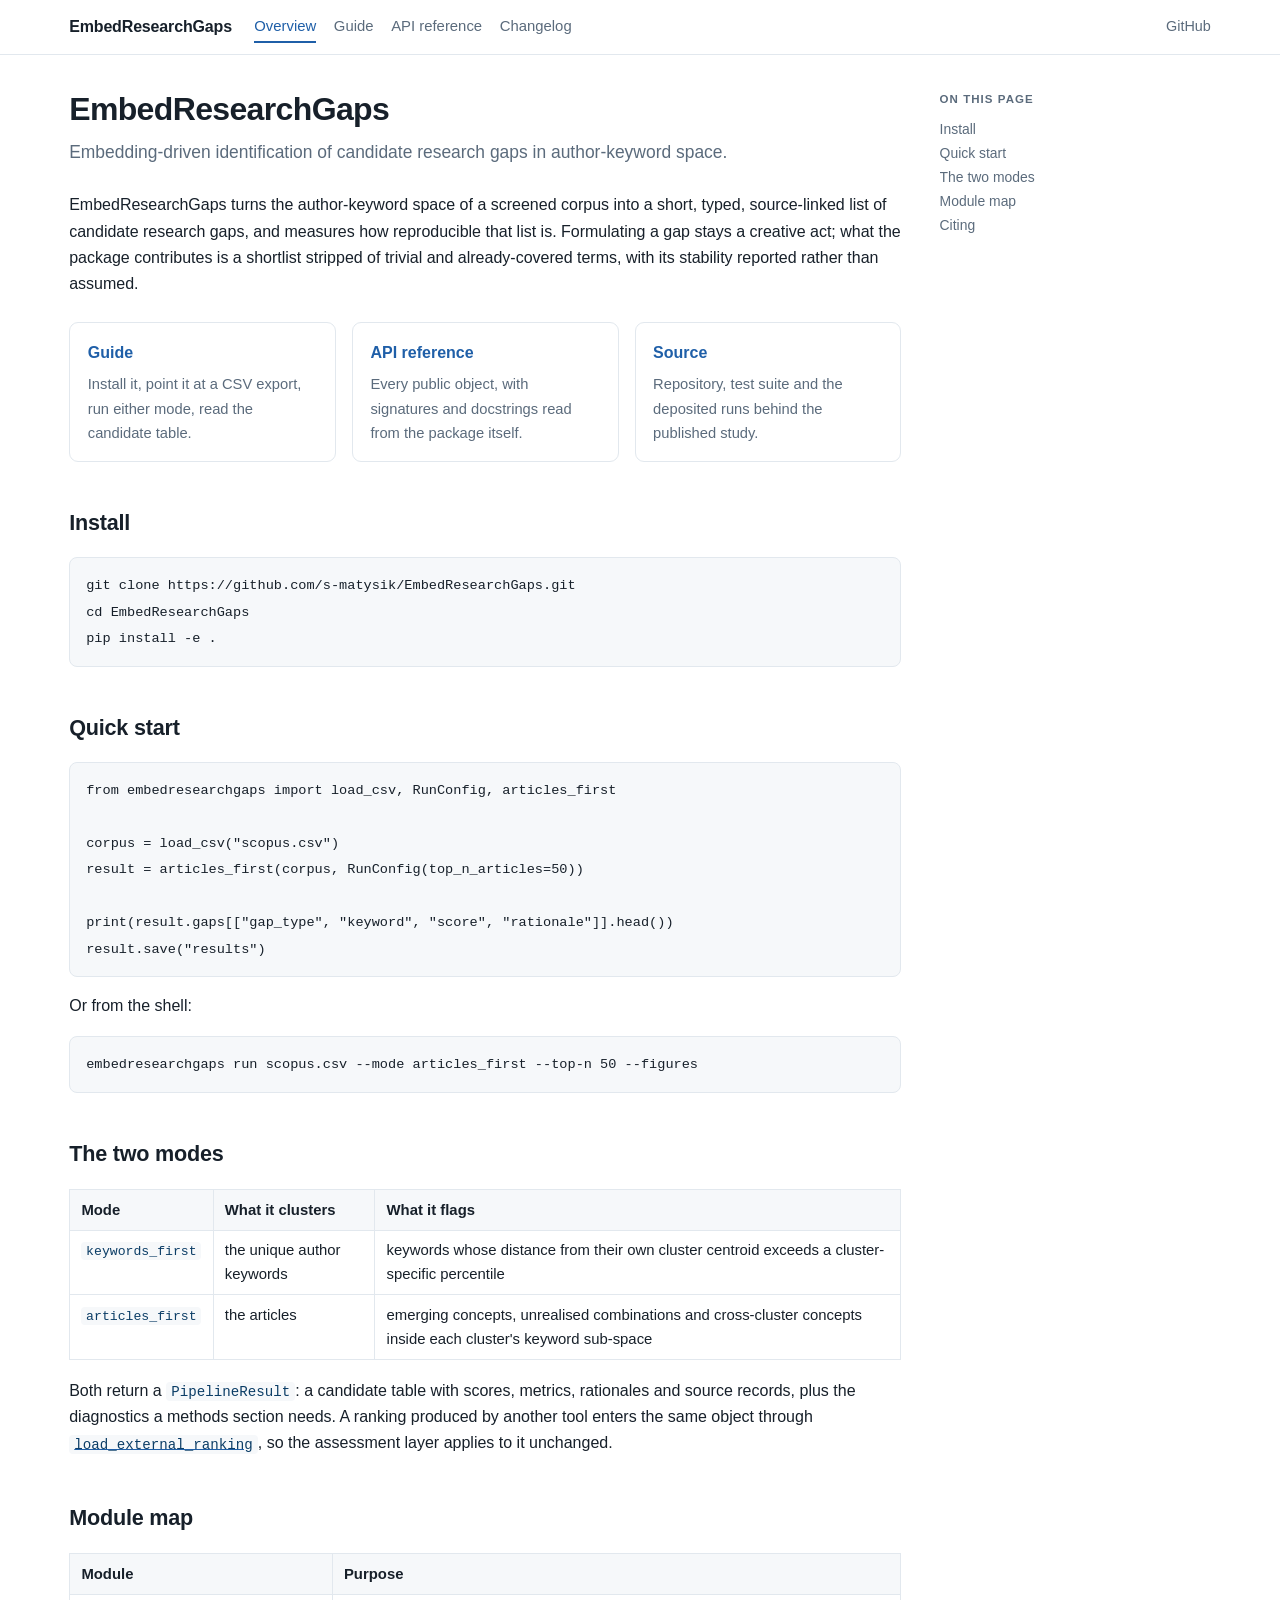
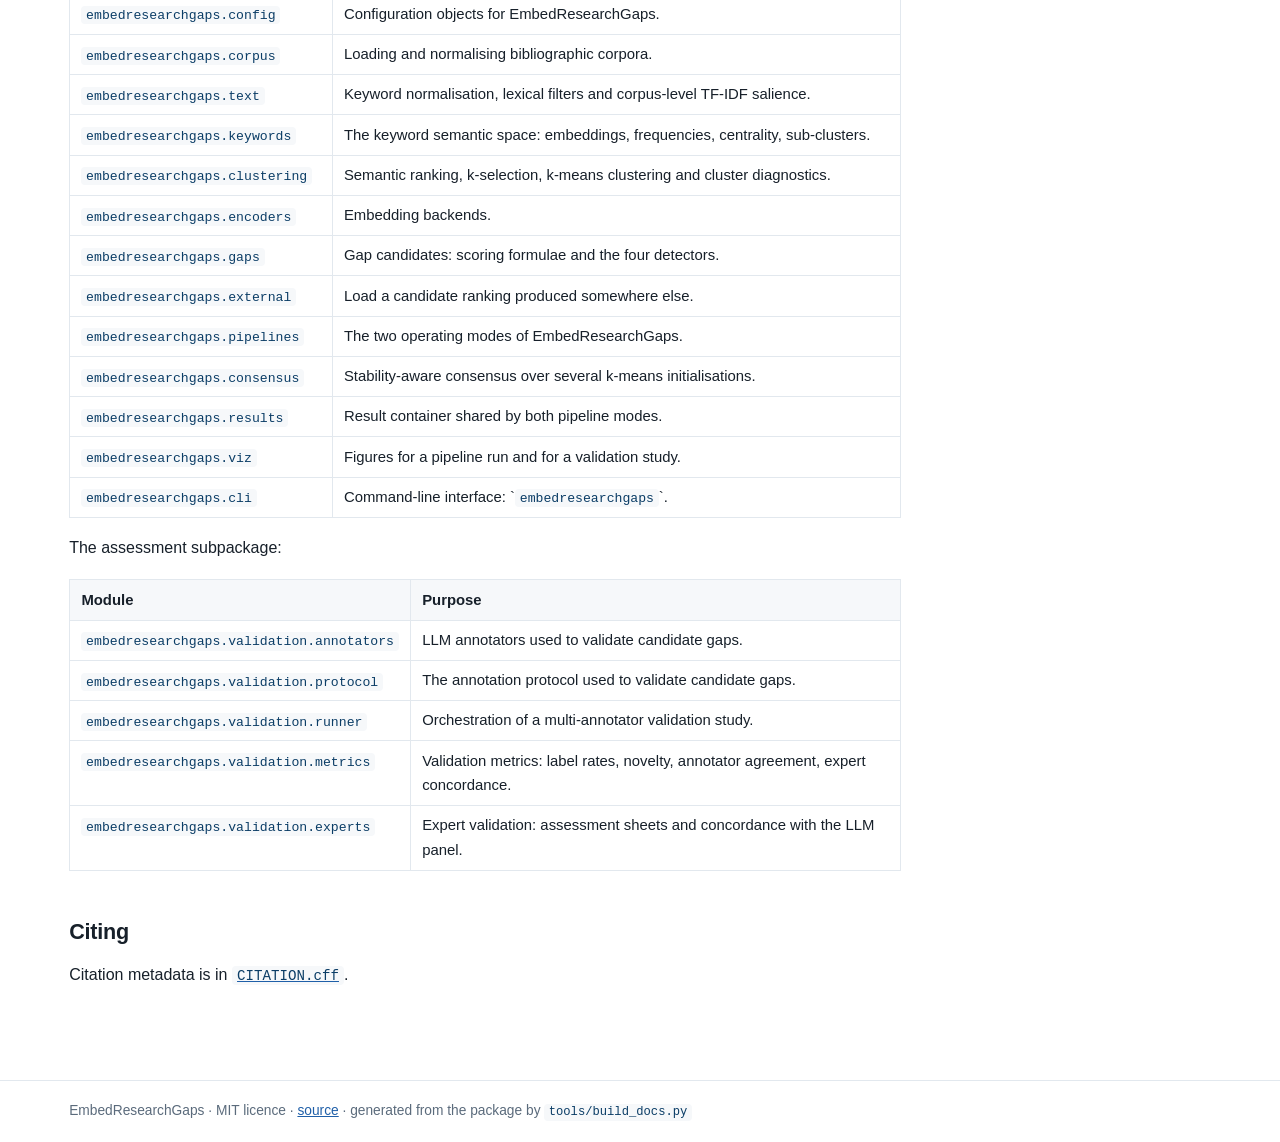
<file: docs/index.html>
<!DOCTYPE html>
<html lang="en">
<head>
<meta charset="utf-8">
<meta name="viewport" content="width=device-width, initial-scale=1">
<title>EmbedResearchGaps</title>
<meta name="description" content="EmbedResearchGaps: embedding-driven identification of candidate research gaps in author-keyword space.">
<link rel="stylesheet" href="style.css">
</head>
<body>
<header>
  <div class="bar">
    <a class="brand" href="index.html">EmbedResearchGaps</a>
    <nav><a href="index.html" class="active">Overview</a><a href="guide.html">Guide</a><a href="api.html">API reference</a><a href="changelog.html">Changelog</a></nav>
    <a class="gh" href="https://github.com/s-matysik/EmbedResearchGaps">GitHub</a>
  </div>
</header>
<main>
  <div class="page">
    <h1>EmbedResearchGaps</h1>
    <p class="lede">Embedding-driven identification of candidate research gaps in author-keyword space.</p>
    
<p>EmbedResearchGaps turns the author-keyword space of a screened corpus into a short,
typed, source-linked list of candidate research gaps, and measures how reproducible that
list is. Formulating a gap stays a creative act; what the package contributes is a
shortlist stripped of trivial and already-covered terms, with its stability reported
rather than assumed.</p>

<div class="cards">
  <div class="card"><h3><a href="guide.html">Guide</a></h3>
    <p>Install it, point it at a CSV export, run either mode, read the candidate table.</p></div>
  <div class="card"><h3><a href="api.html">API reference</a></h3>
    <p>Every public object, with signatures and docstrings read from the package itself.</p></div>
  <div class="card"><h3><a href="https://github.com/s-matysik/EmbedResearchGaps">Source</a></h3>
    <p>Repository, test suite and the deposited runs behind the published study.</p></div>
</div>

<h2 id="install">Install<a class="anchor" href="#install">#</a></h2>
<pre><code>git clone https://github.com/s-matysik/EmbedResearchGaps.git
cd EmbedResearchGaps
pip install -e .</code></pre>

<h2 id="quick-start">Quick start<a class="anchor" href="#quick-start">#</a></h2>
<pre><code>from embedresearchgaps import load_csv, RunConfig, articles_first

corpus = load_csv("scopus.csv")
result = articles_first(corpus, RunConfig(top_n_articles=50))

print(result.gaps[["gap_type", "keyword", "score", "rationale"]].head())
result.save("results")</code></pre>
<p>Or from the shell:</p>
<pre><code>embedresearchgaps run scopus.csv --mode articles_first --top-n 50 --figures</code></pre>

<h2 id="the-two-modes">The two modes<a class="anchor" href="#the-two-modes">#</a></h2>
<table><thead><tr><th>Mode</th><th>What it clusters</th><th>What it flags</th></tr></thead>
<tbody>
<tr><td><code>keywords_first</code></td><td>the unique author keywords</td>
    <td>keywords whose distance from their own cluster centroid exceeds a
        cluster-specific percentile</td></tr>
<tr><td><code>articles_first</code></td><td>the articles</td>
    <td>emerging concepts, unrealised combinations and cross-cluster concepts inside each
        cluster's keyword sub-space</td></tr>
</tbody></table>
<p>Both return a <code>PipelineResult</code>: a candidate table with scores, metrics,
rationales and source records, plus the diagnostics a methods section needs. A ranking
produced by another tool enters the same object through
<a href="api.html#embedresearchgaps-load-external-ranking"><code>load_external_ranking</code></a>,
so the assessment layer applies to it unchanged.</p>

<h2 id="module-map">Module map<a class="anchor" href="#module-map">#</a></h2>
<table><thead><tr><th>Module</th><th>Purpose</th></tr></thead><tbody><tr><td><code>embedresearchgaps.config</code></td><td>Configuration objects for EmbedResearchGaps.</td></tr><tr><td><code>embedresearchgaps.corpus</code></td><td>Loading and normalising bibliographic corpora.</td></tr><tr><td><code>embedresearchgaps.text</code></td><td>Keyword normalisation, lexical filters and corpus-level TF-IDF salience.</td></tr><tr><td><code>embedresearchgaps.keywords</code></td><td>The keyword semantic space: embeddings, frequencies, centrality, sub-clusters.</td></tr><tr><td><code>embedresearchgaps.clustering</code></td><td>Semantic ranking, k-selection, k-means clustering and cluster diagnostics.</td></tr><tr><td><code>embedresearchgaps.encoders</code></td><td>Embedding backends.</td></tr><tr><td><code>embedresearchgaps.gaps</code></td><td>Gap candidates: scoring formulae and the four detectors.</td></tr><tr><td><code>embedresearchgaps.external</code></td><td>Load a candidate ranking produced somewhere else.</td></tr><tr><td><code>embedresearchgaps.pipelines</code></td><td>The two operating modes of EmbedResearchGaps.</td></tr><tr><td><code>embedresearchgaps.consensus</code></td><td>Stability-aware consensus over several k-means initialisations.</td></tr><tr><td><code>embedresearchgaps.results</code></td><td>Result container shared by both pipeline modes.</td></tr><tr><td><code>embedresearchgaps.viz</code></td><td>Figures for a pipeline run and for a validation study.</td></tr><tr><td><code>embedresearchgaps.cli</code></td><td>Command-line interface: `<code>embedresearchgaps</code>`.</td></tr></tbody></table>
<p>The assessment subpackage:</p>
<table><thead><tr><th>Module</th><th>Purpose</th></tr></thead><tbody><tr><td><code>embedresearchgaps.validation.annotators</code></td><td>LLM annotators used to validate candidate gaps.</td></tr><tr><td><code>embedresearchgaps.validation.protocol</code></td><td>The annotation protocol used to validate candidate gaps.</td></tr><tr><td><code>embedresearchgaps.validation.runner</code></td><td>Orchestration of a multi-annotator validation study.</td></tr><tr><td><code>embedresearchgaps.validation.metrics</code></td><td>Validation metrics: label rates, novelty, annotator agreement, expert concordance.</td></tr><tr><td><code>embedresearchgaps.validation.experts</code></td><td>Expert validation: assessment sheets and concordance with the LLM panel.</td></tr></tbody></table>

<h2 id="citing">Citing<a class="anchor" href="#citing">#</a></h2>
<p>Citation metadata is in
<a href="https://github.com/s-matysik/EmbedResearchGaps/blob/main/CITATION.cff"><code>CITATION.cff</code></a>.</p>

  </div>
  <aside class="toc"><p>On this page</p><a class="" href="#install">Install</a><a class="" href="#quick-start">Quick start</a><a class="" href="#the-two-modes">The two modes</a><a class="" href="#module-map">Module map</a><a class="" href="#citing">Citing</a></aside>
</main>
<footer>
  <p>EmbedResearchGaps · MIT licence ·
     <a href="https://github.com/s-matysik/EmbedResearchGaps">source</a> ·
     generated from the package by <code>tools/build_docs.py</code></p>
</footer>
</body>
</html>
</file>
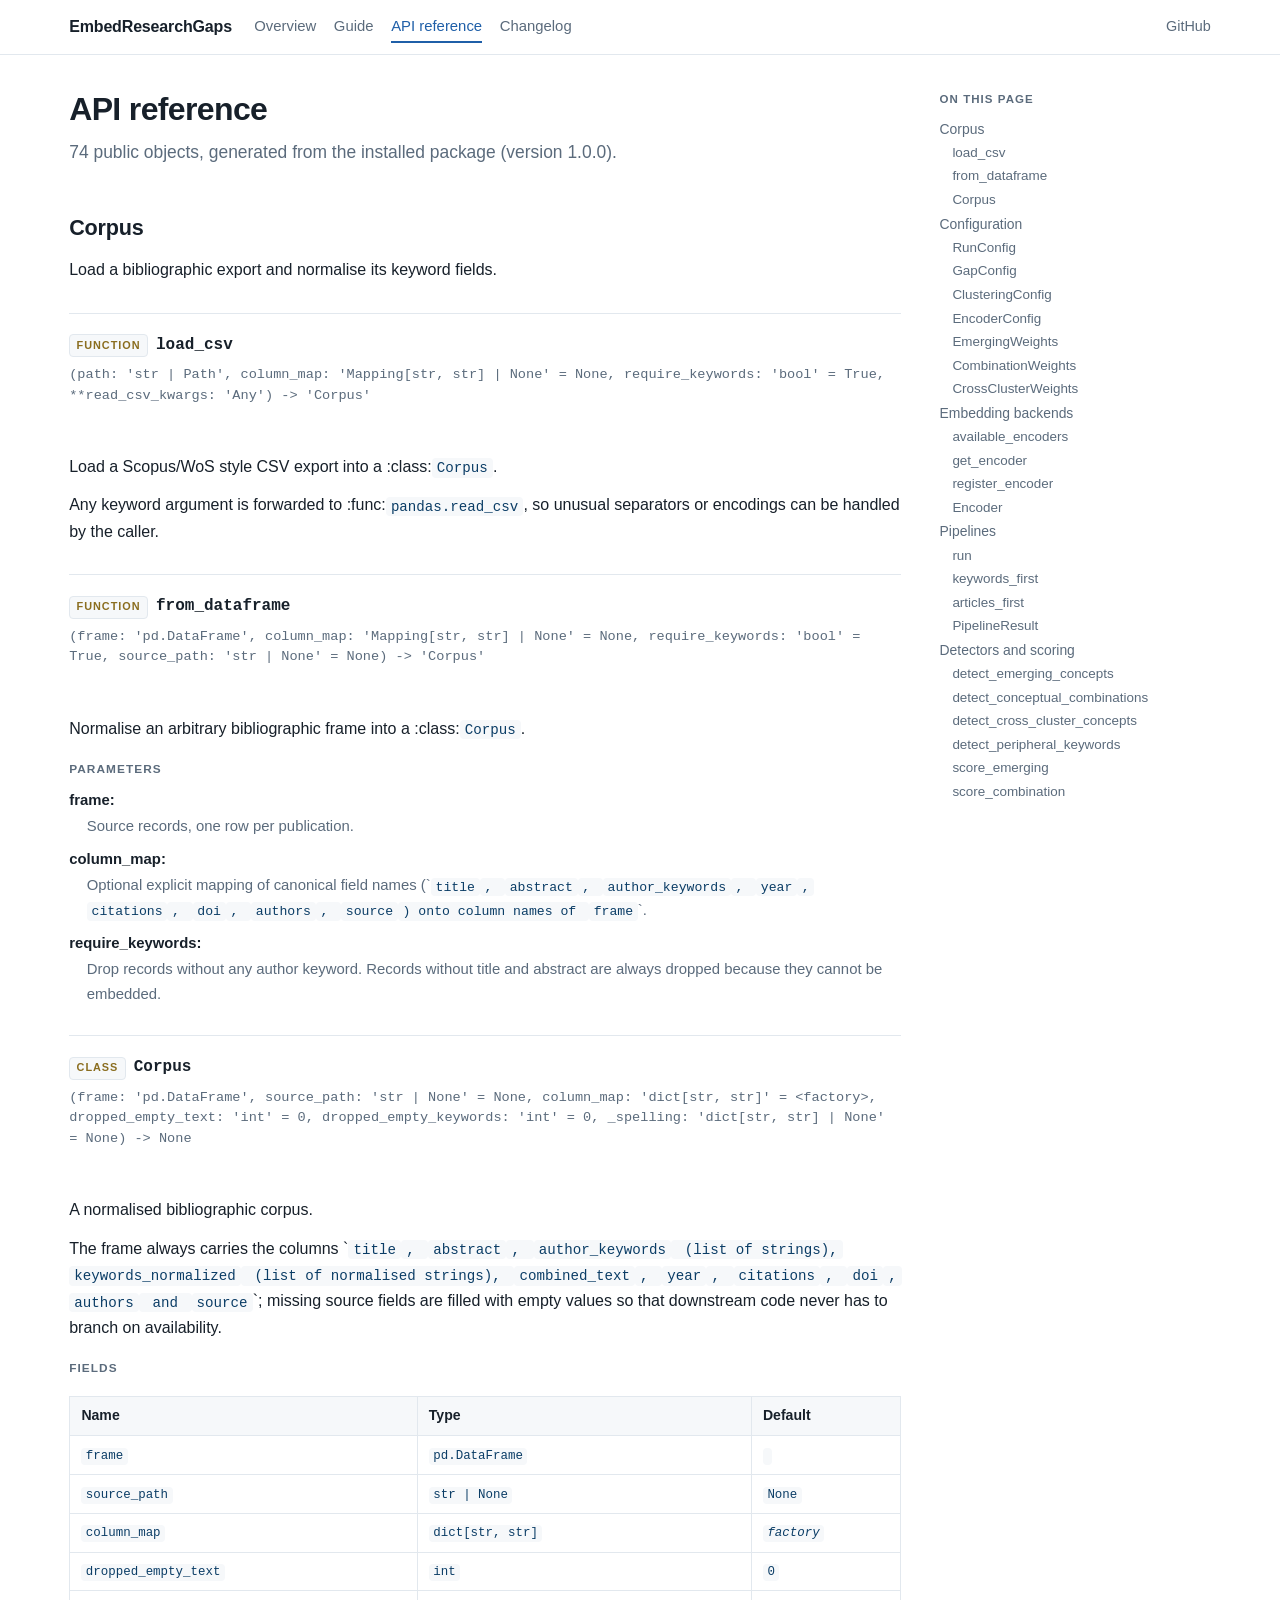
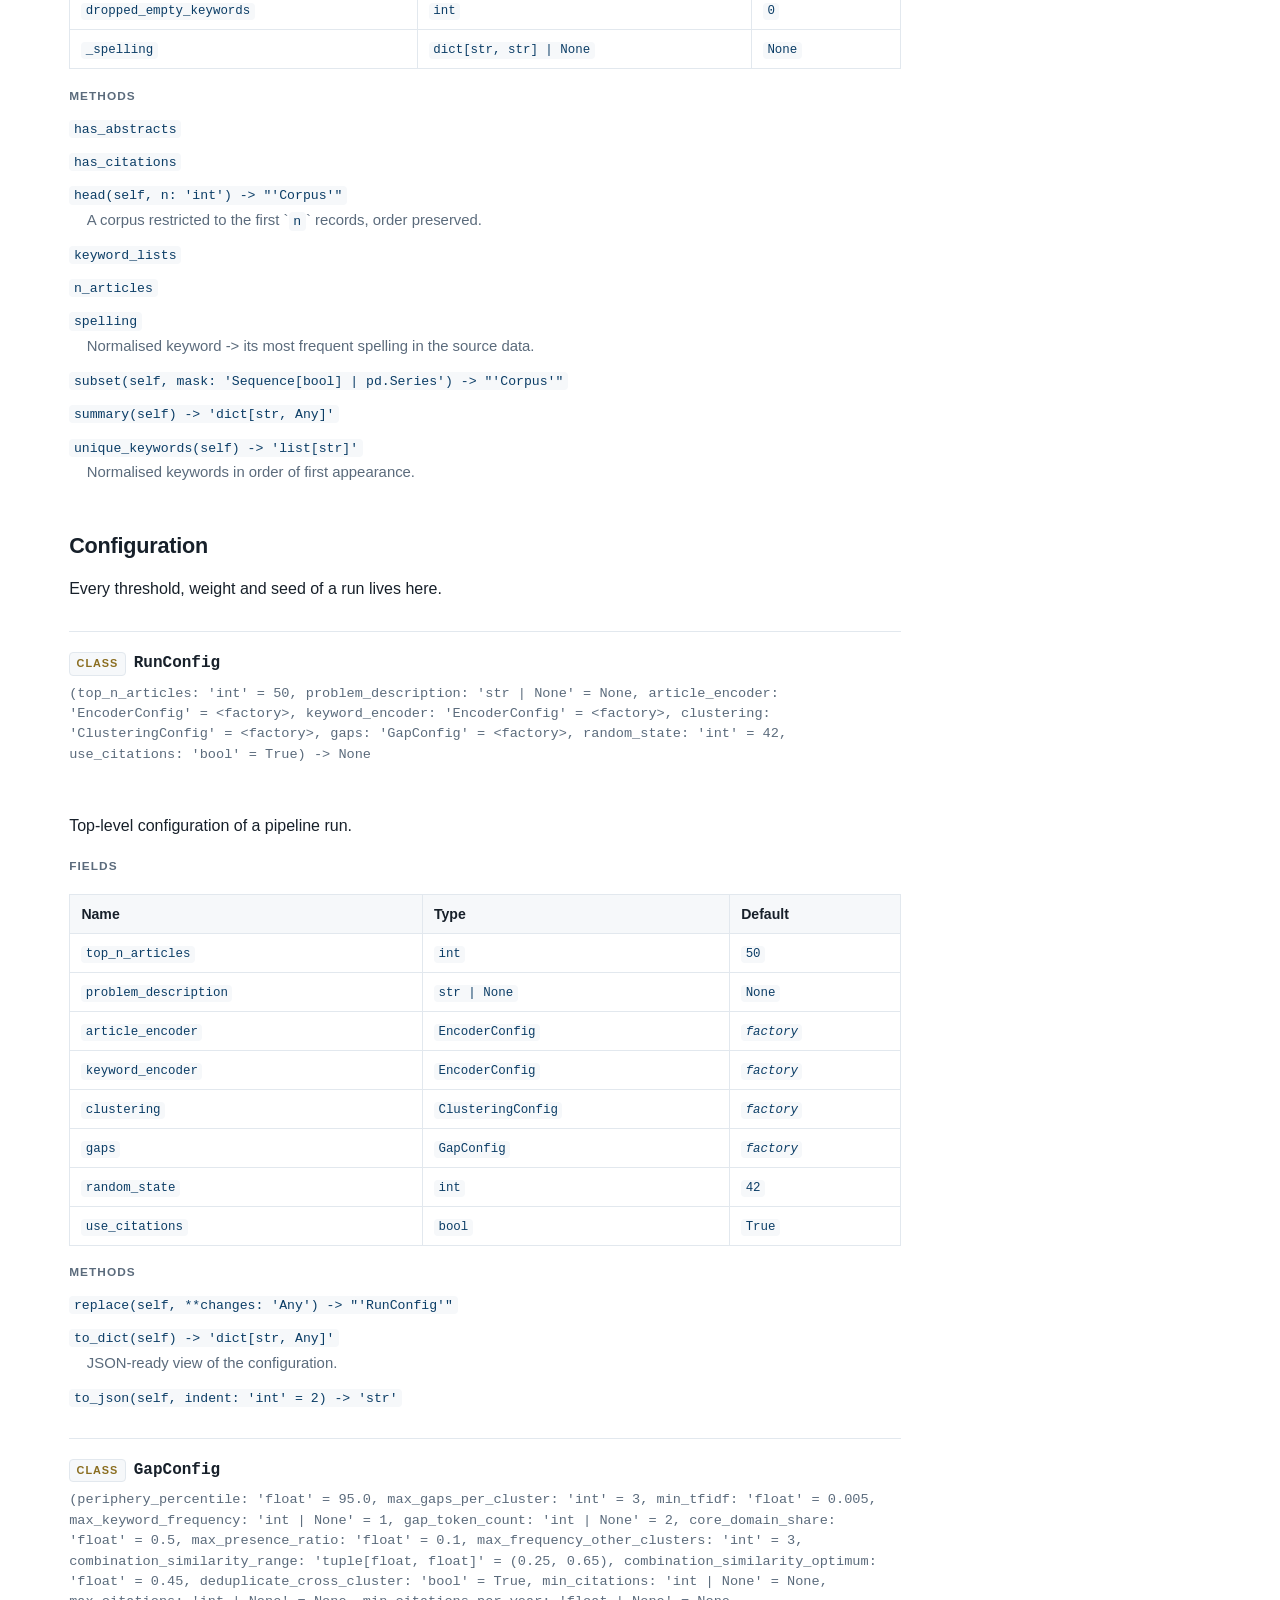
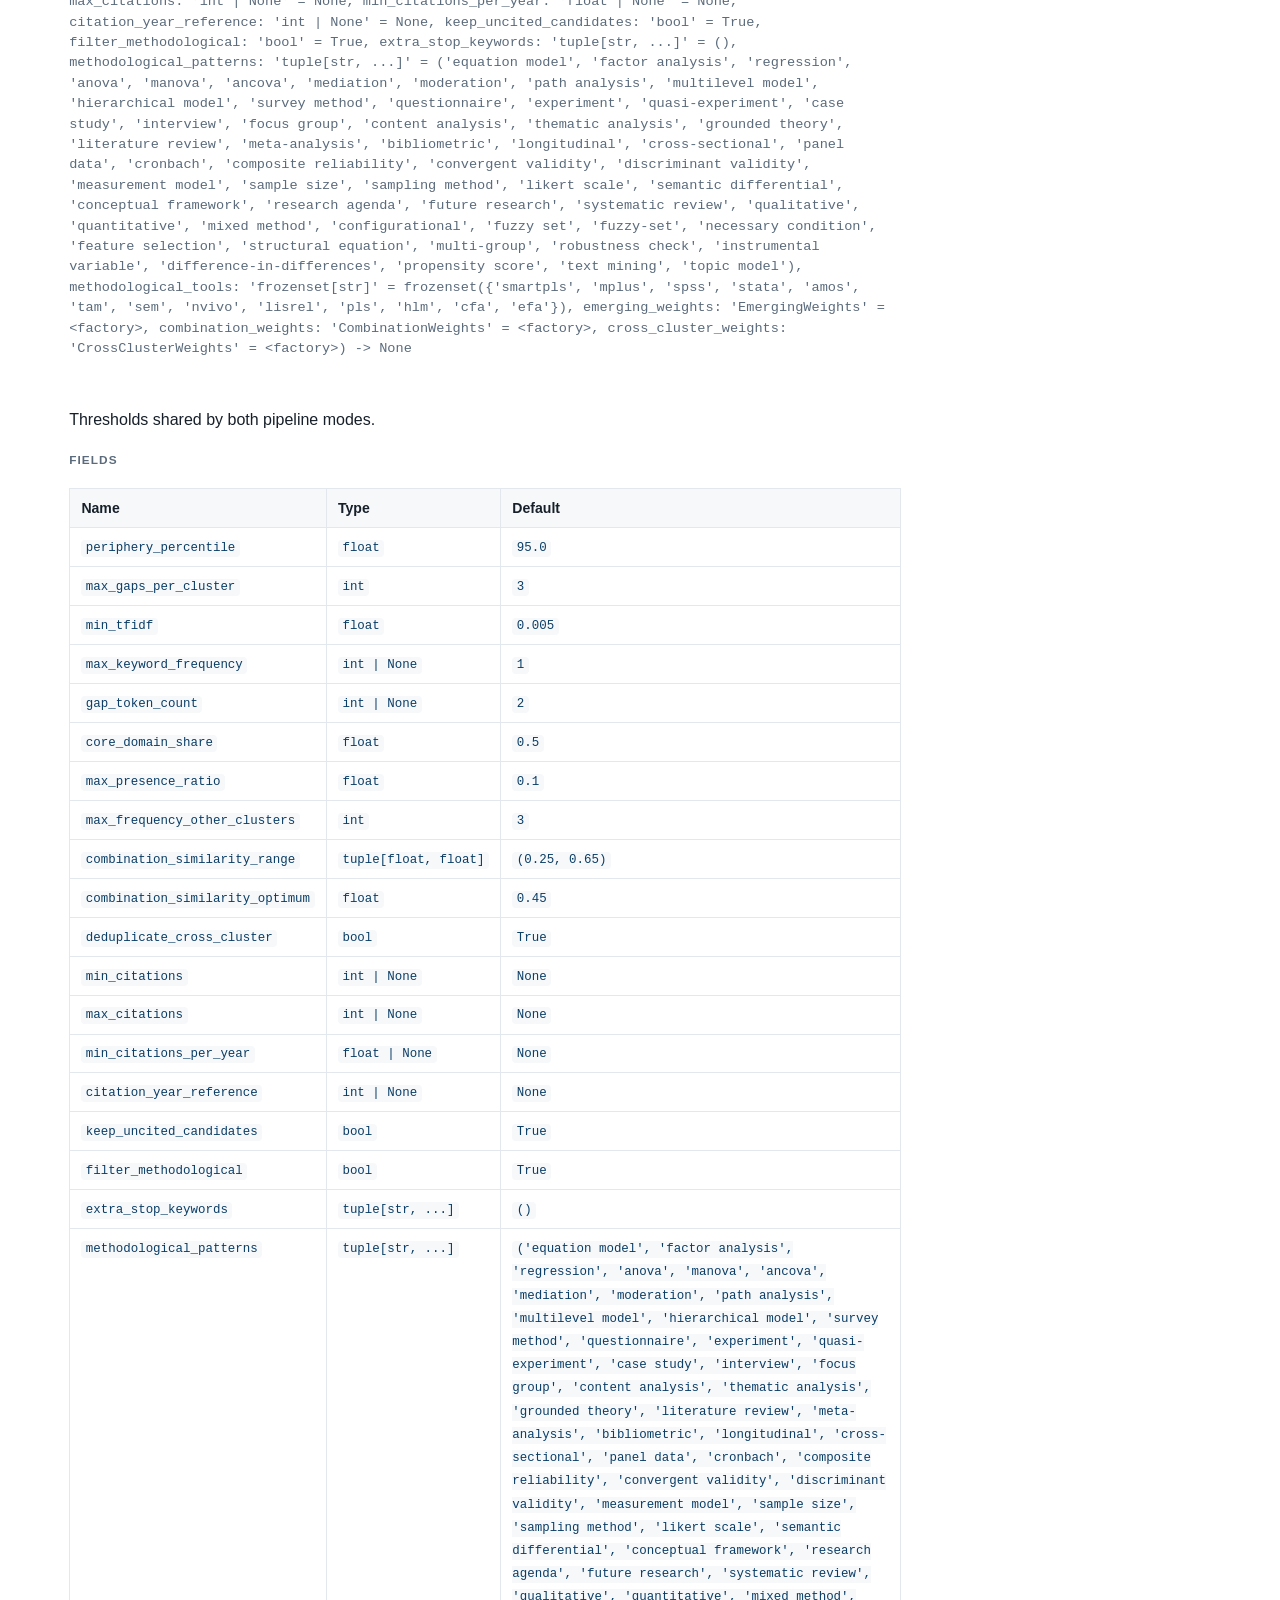
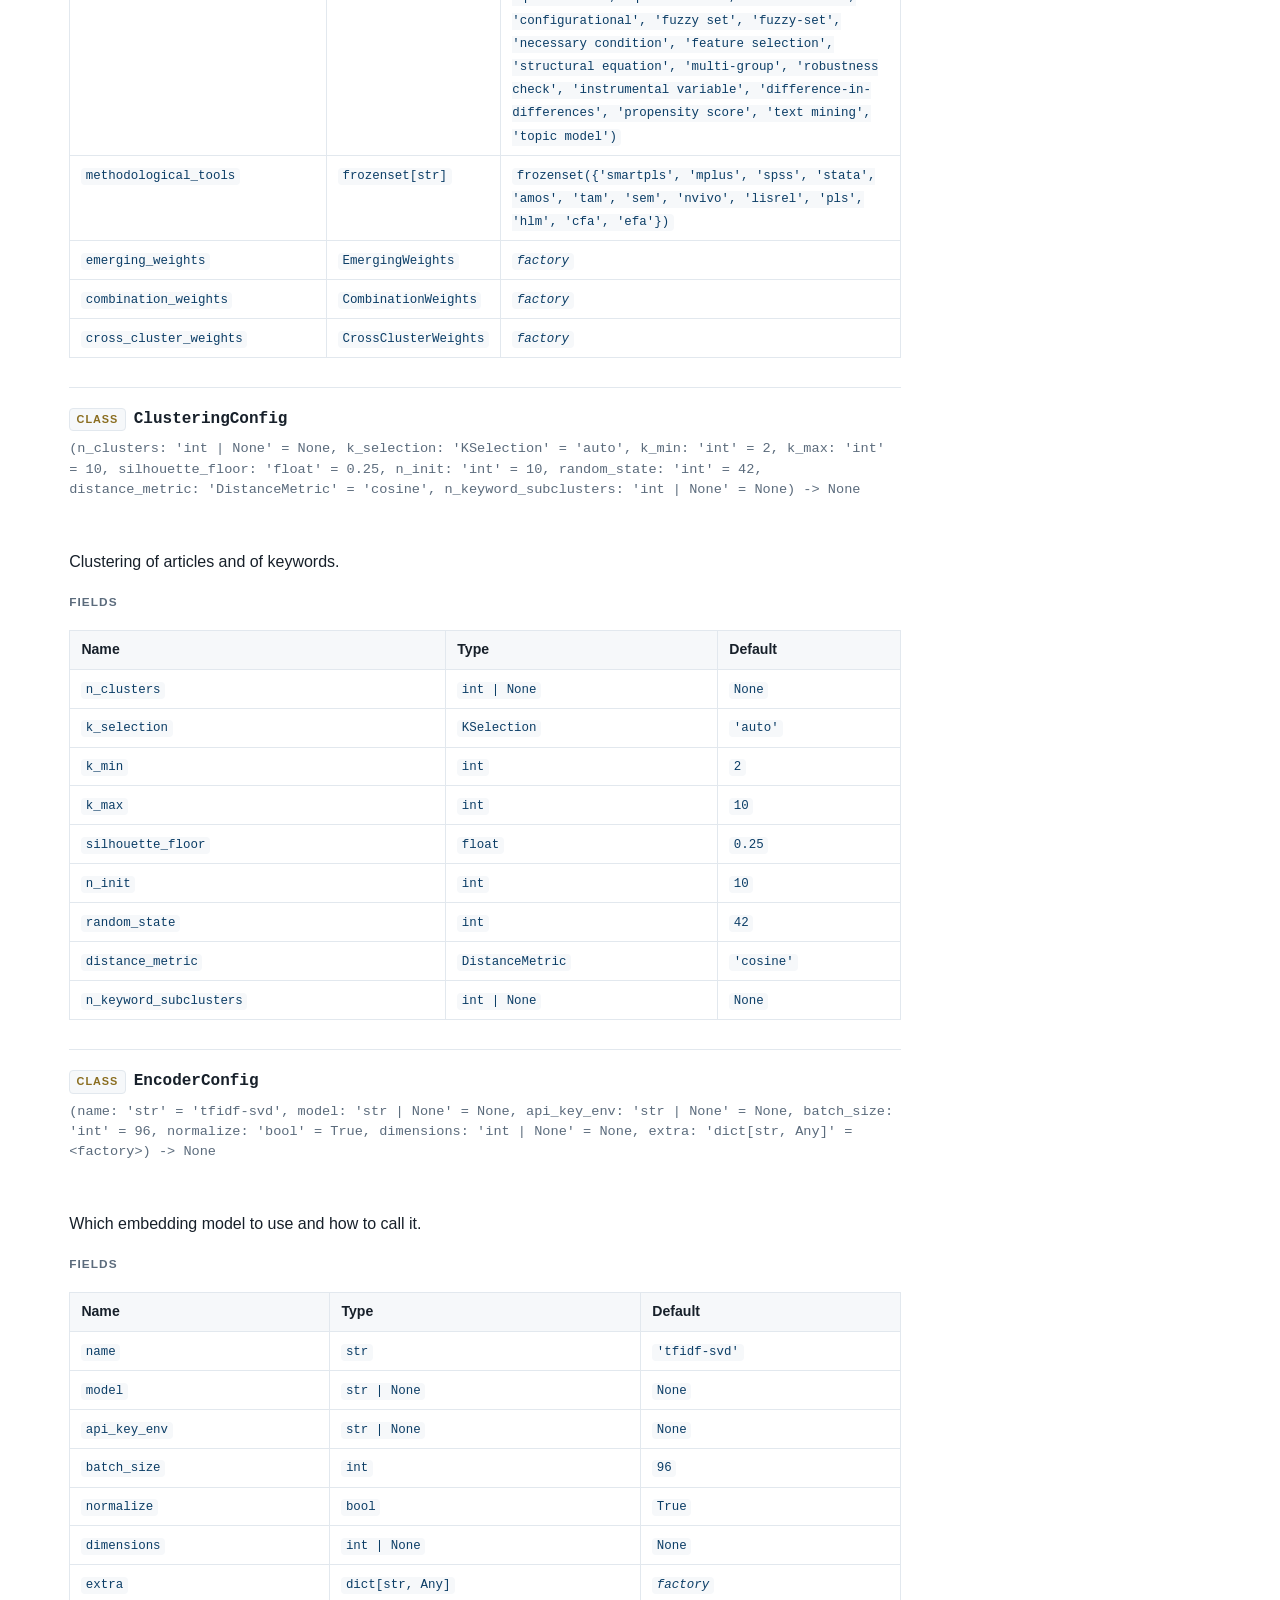
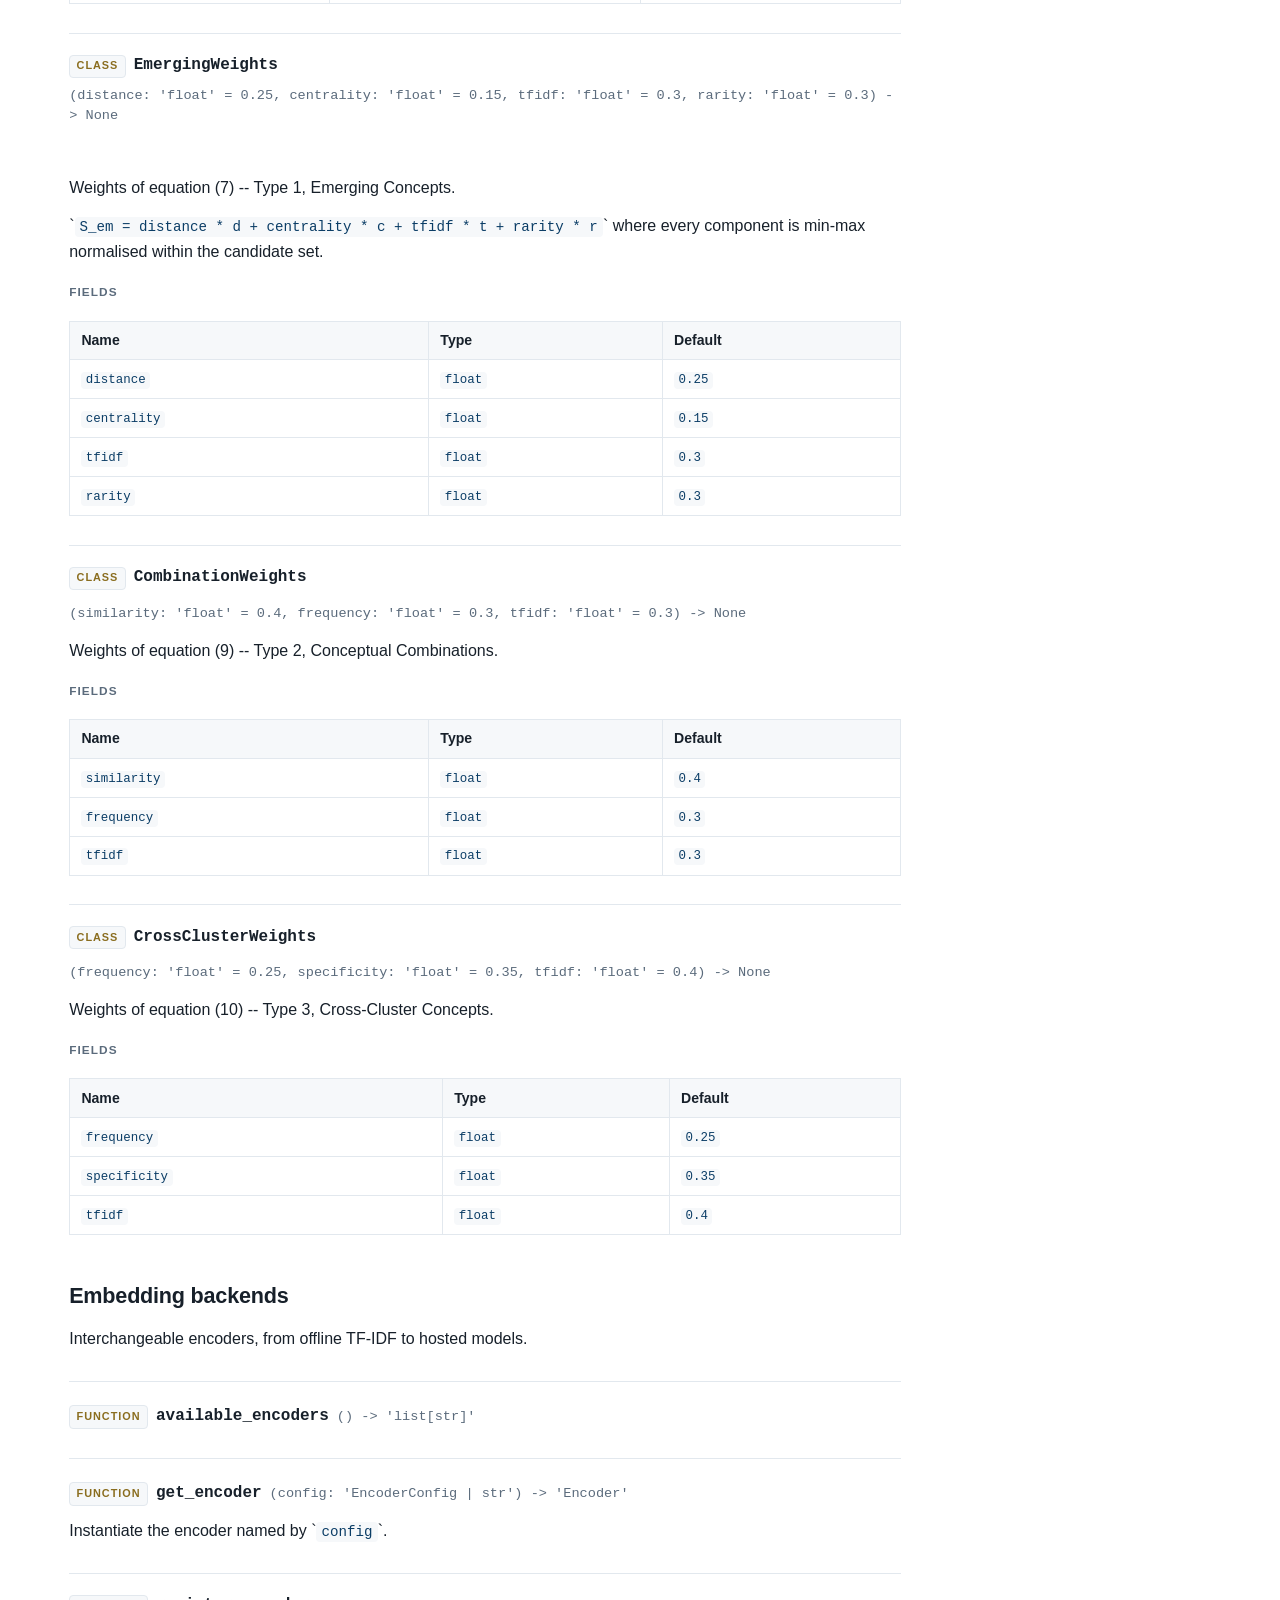
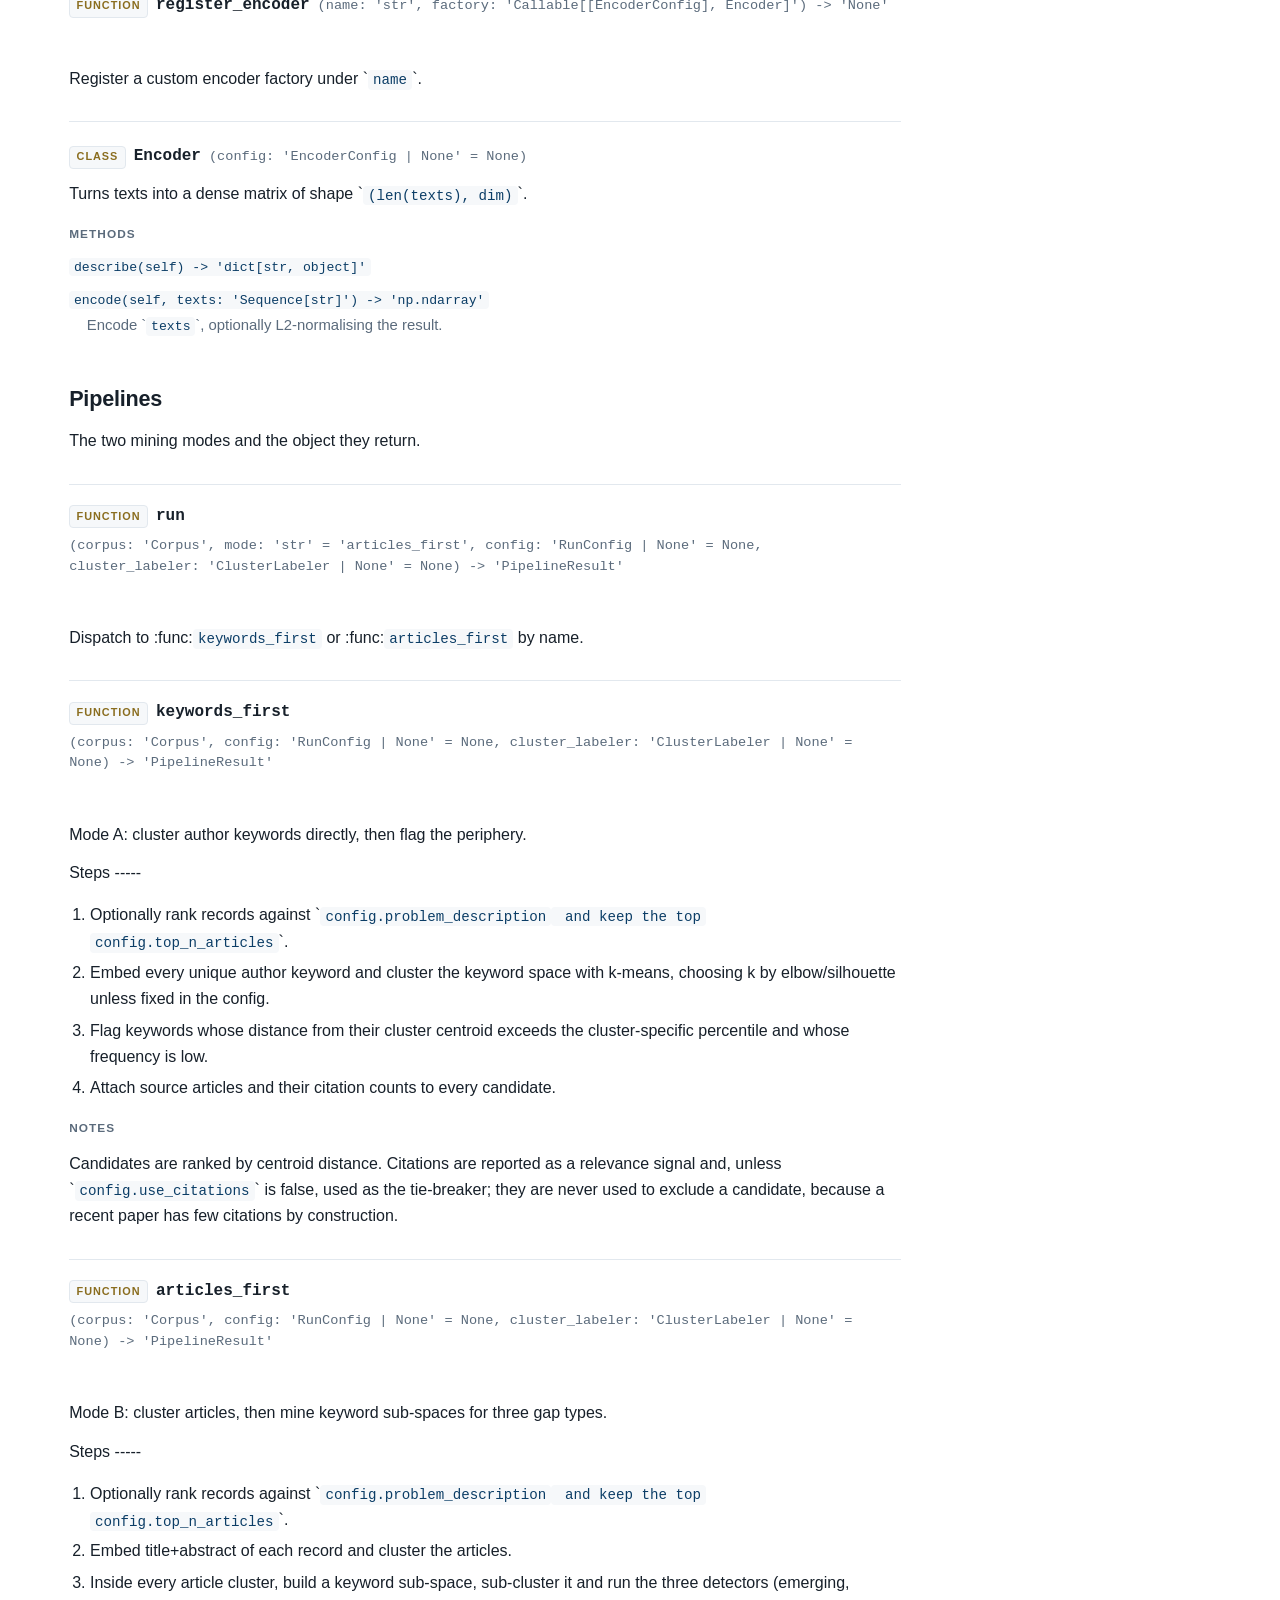
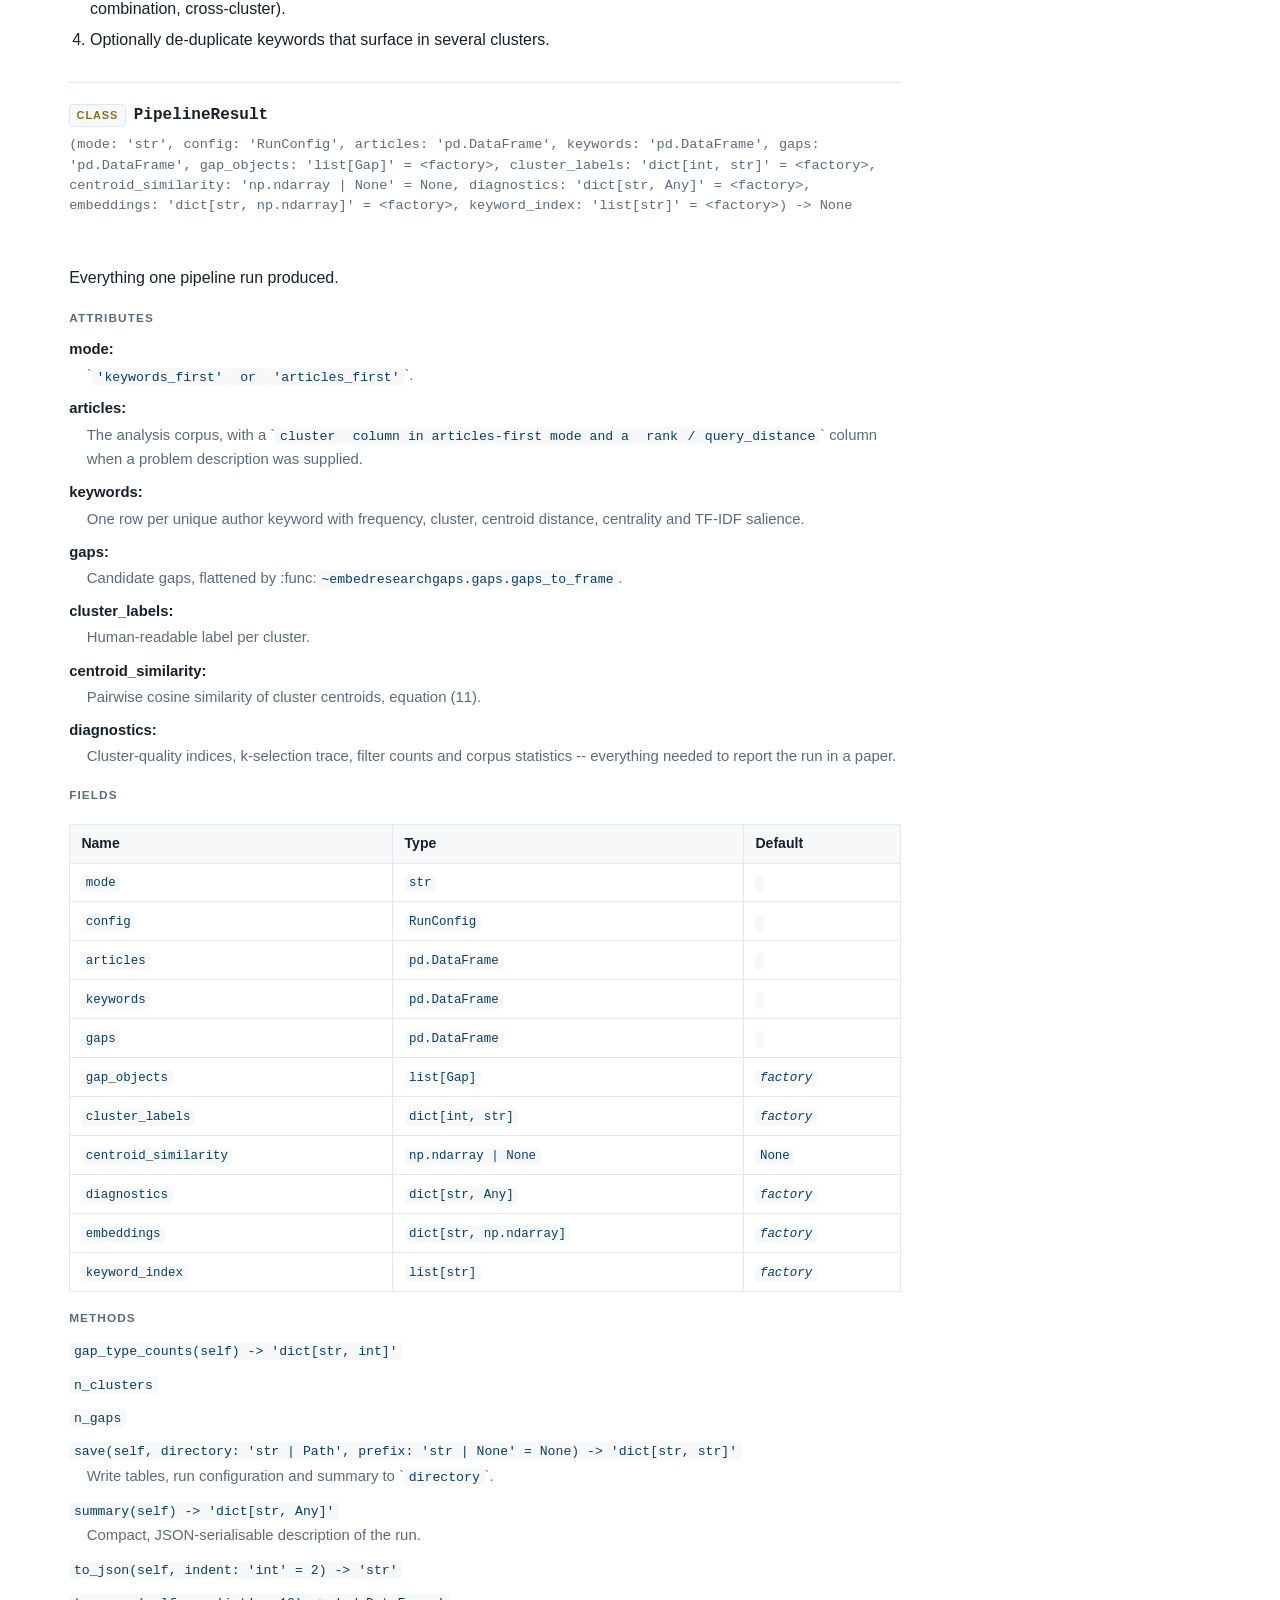
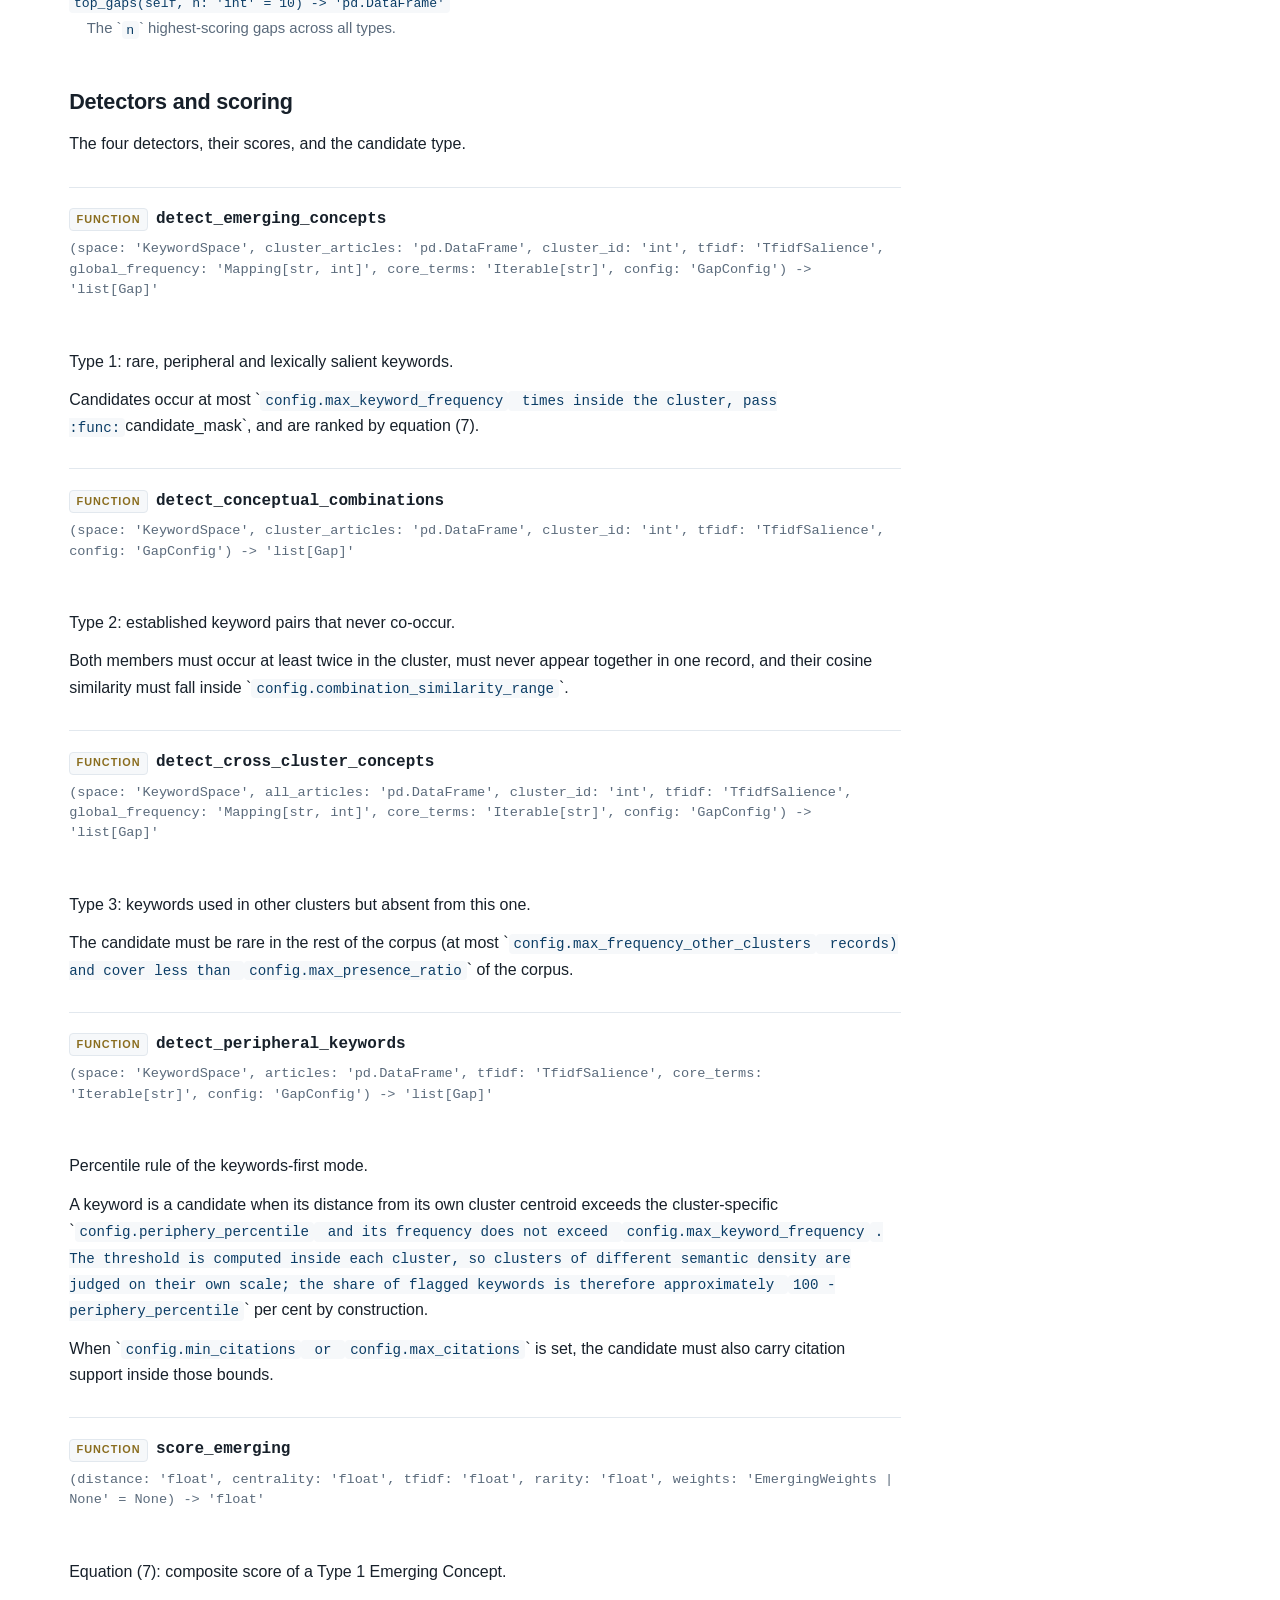
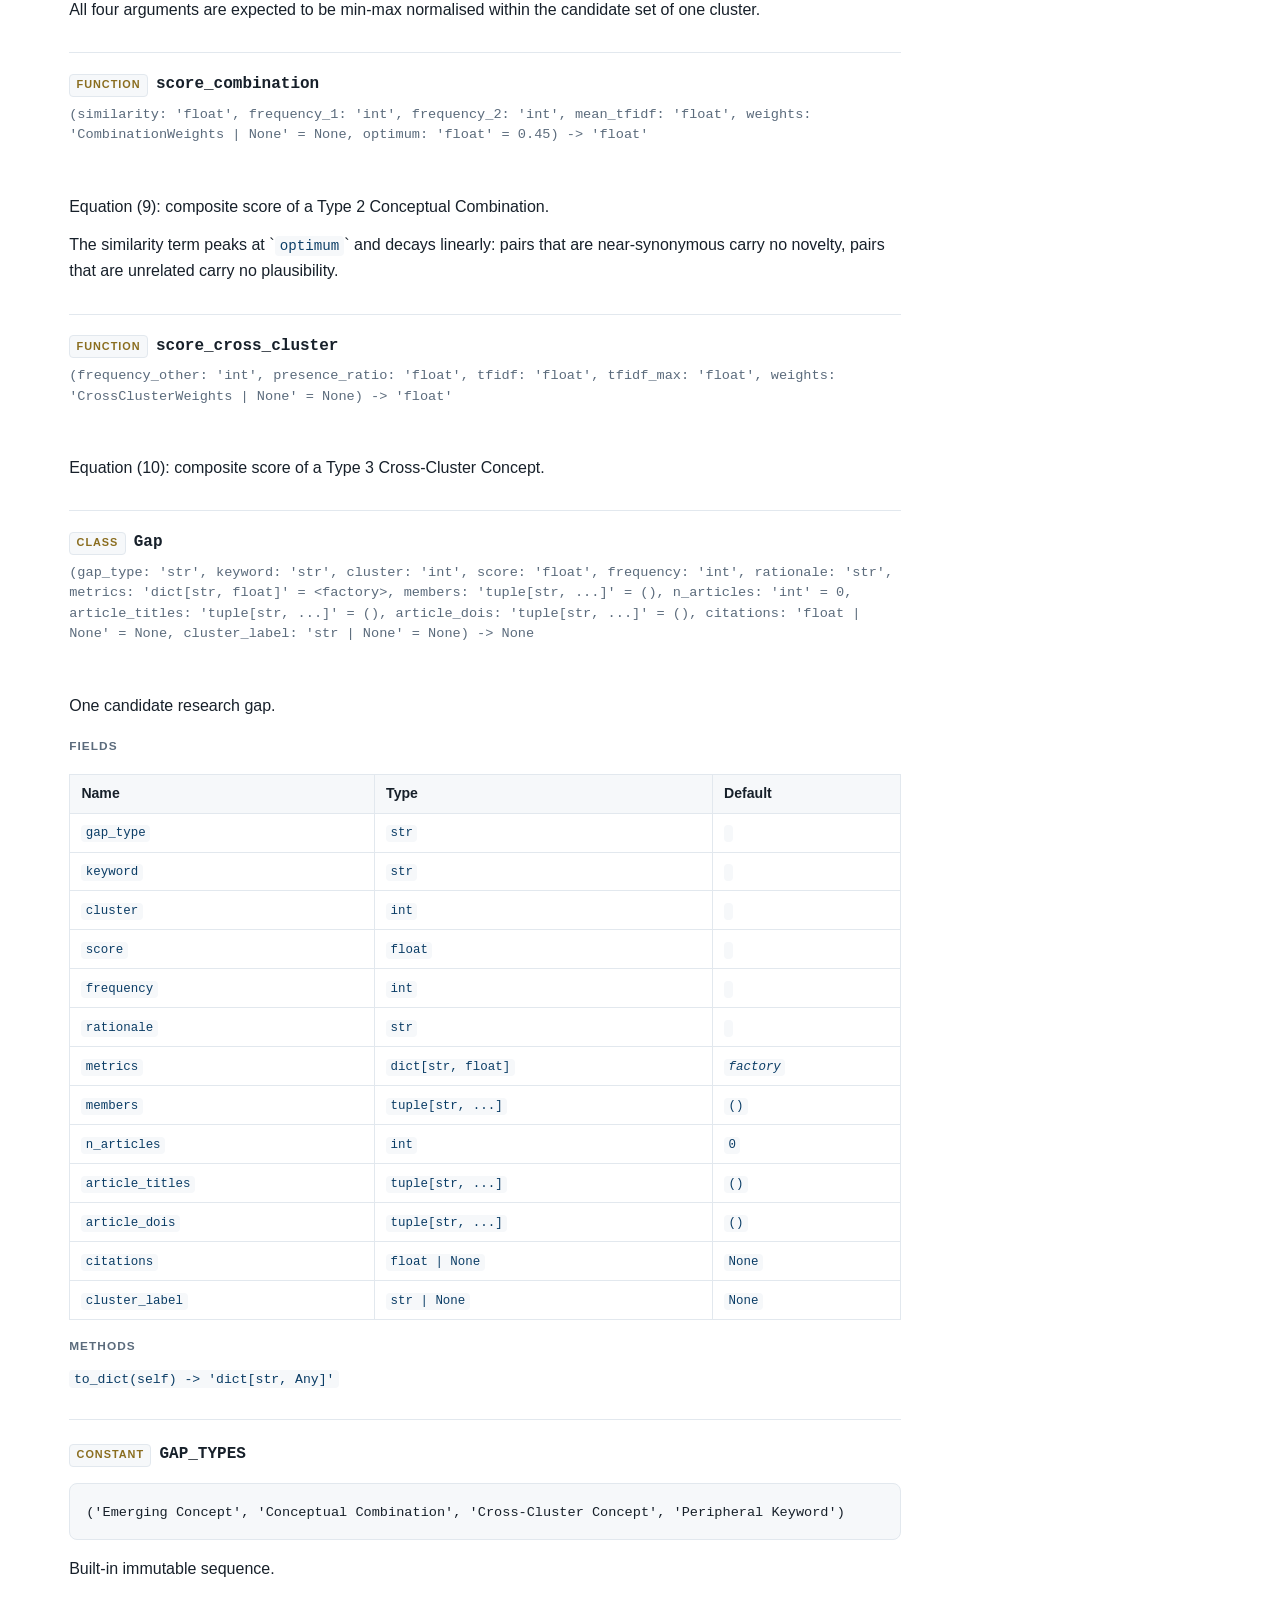
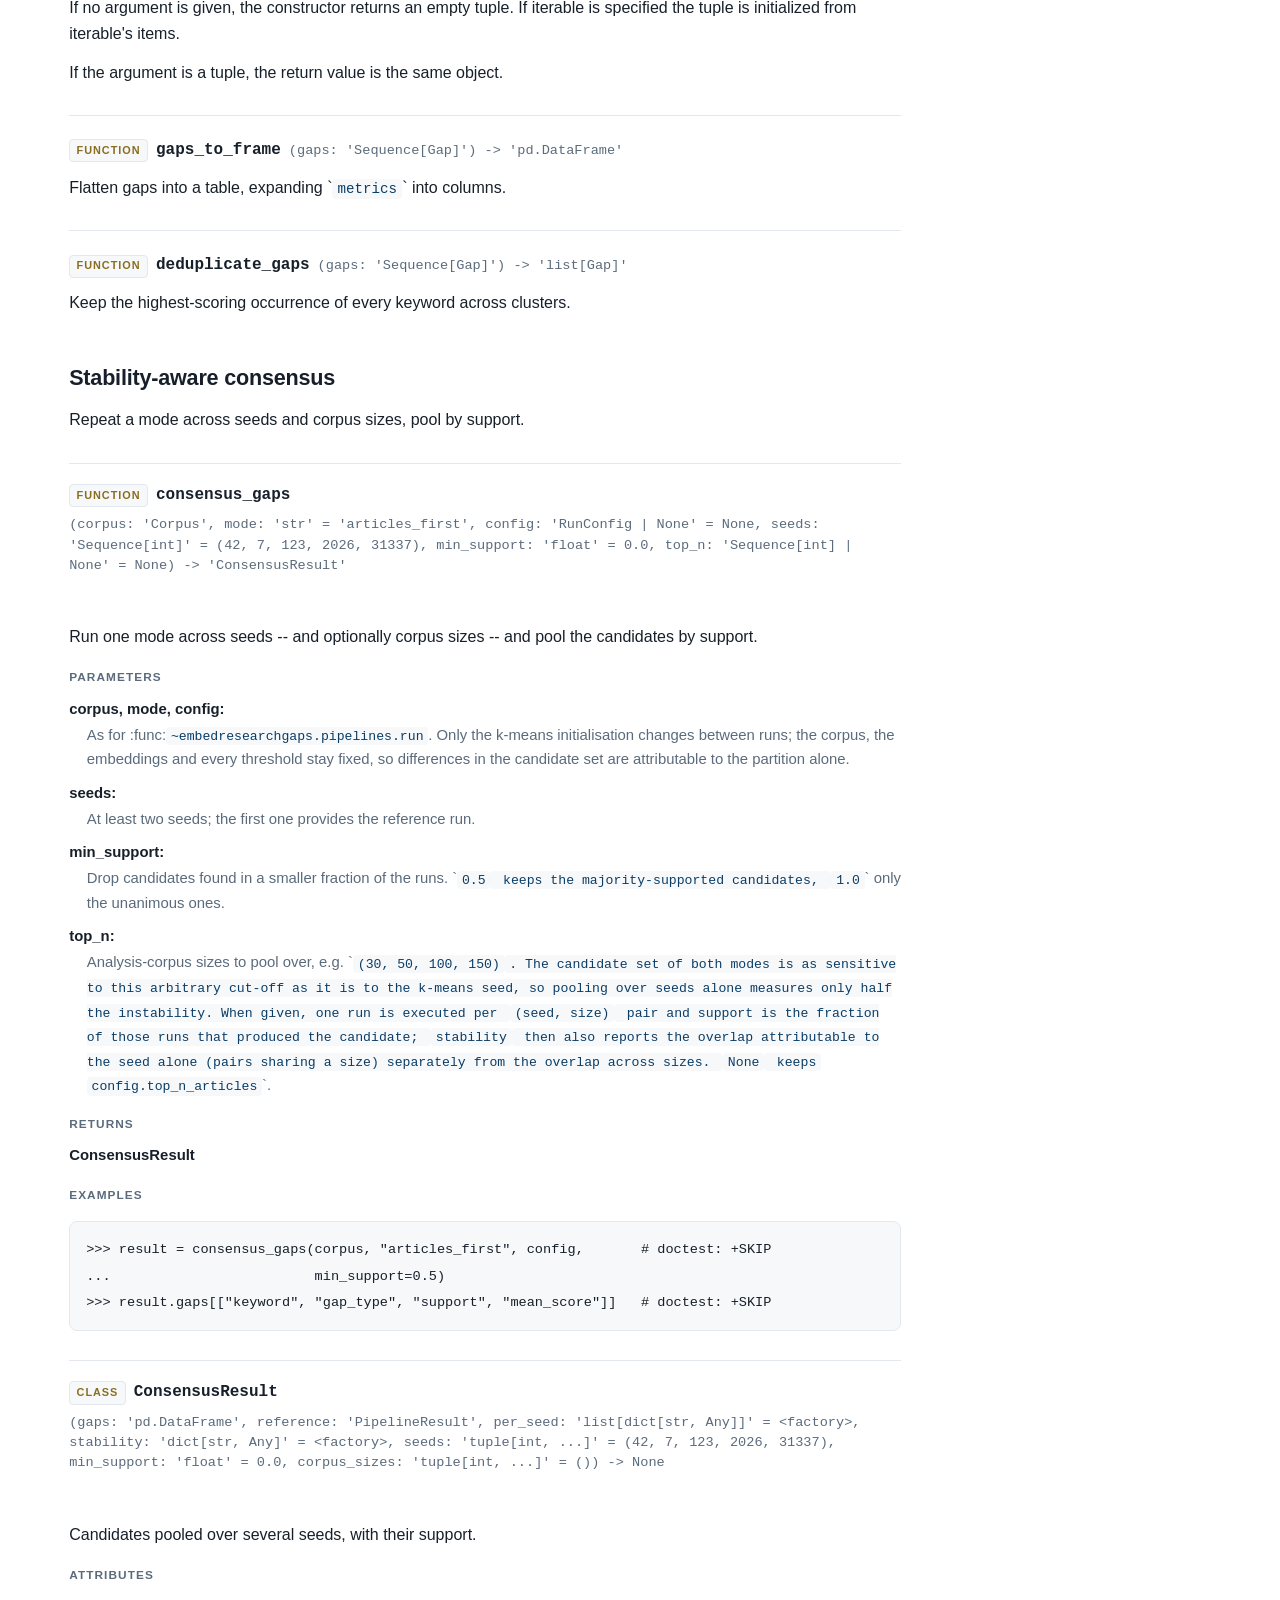
<file: docs/api.html>
<!DOCTYPE html>
<html lang="en">
<head>
<meta charset="utf-8">
<meta name="viewport" content="width=device-width, initial-scale=1">
<title>API reference · EmbedResearchGaps</title>
<meta name="description" content="EmbedResearchGaps: embedding-driven identification of candidate research gaps in author-keyword space.">
<link rel="stylesheet" href="style.css">
</head>
<body>
<header>
  <div class="bar">
    <a class="brand" href="index.html">EmbedResearchGaps</a>
    <nav><a href="index.html">Overview</a><a href="guide.html">Guide</a><a href="api.html" class="active">API reference</a><a href="changelog.html">Changelog</a></nav>
    <a class="gh" href="https://github.com/s-matysik/EmbedResearchGaps">GitHub</a>
  </div>
</header>
<main>
  <div class="page">
    <h1>API reference</h1>
    <p class="lede">74 public objects, generated from the installed package (version 1.0.0).</p>
    <h2 id="corpus">Corpus<a class="anchor" href="#corpus">#</a></h2>
<p>Load a bibliographic export and normalise its keyword fields.</p>
<section class="entry" id="embedresearchgaps-load-csv">
<h3><span class="kind">function</span> <code class="sym">load_csv</code><code class="sig">(path: 'str | Path', column_map: 'Mapping[str, str] | None' = None, require_keywords: 'bool' = True, **read_csv_kwargs: 'Any') -&gt; 'Corpus'</code><a class="anchor" href="#embedresearchgaps-load-csv">#</a></h3>
<p>Load a Scopus/WoS style CSV export into a :class:<code>Corpus</code>.</p>
<p>Any keyword argument is forwarded to :func:<code>pandas.read_csv</code>, so unusual separators or encodings can be handled by the caller.</p>
</section>
<section class="entry" id="embedresearchgaps-from-dataframe">
<h3><span class="kind">function</span> <code class="sym">from_dataframe</code><code class="sig">(frame: 'pd.DataFrame', column_map: 'Mapping[str, str] | None' = None, require_keywords: 'bool' = True, source_path: 'str | None' = None) -&gt; 'Corpus'</code><a class="anchor" href="#embedresearchgaps-from-dataframe">#</a></h3>
<p>Normalise an arbitrary bibliographic frame into a :class:<code>Corpus</code>.</p>
<p class="doc-section">Parameters</p><dl class="params">
<dt>frame:</dt><dd>Source records, one row per publication.</dd>
<dt>column_map:</dt><dd>Optional explicit mapping of canonical field names (`<code>title</code><code>, </code><code>abstract</code><code>, </code><code>author_keywords</code><code>, </code><code>year</code><code>, </code><code>citations</code><code>, </code><code>doi</code><code>, </code><code>authors</code><code>, </code><code>source</code><code>) onto column names of </code><code>frame</code>`.</dd>
<dt>require_keywords:</dt><dd>Drop records without any author keyword.  Records without title and abstract are always dropped because they cannot be embedded.</dd>
</dl>
</section>
<section class="entry" id="embedresearchgaps-corpus">
<h3><span class="kind">class</span> <code class="sym">Corpus</code><code class="sig">(frame: 'pd.DataFrame', source_path: 'str | None' = None, column_map: 'dict[str, str]' = &lt;factory&gt;, dropped_empty_text: 'int' = 0, dropped_empty_keywords: 'int' = 0, _spelling: 'dict[str, str] | None' = None) -&gt; None</code><a class="anchor" href="#embedresearchgaps-corpus">#</a></h3>
<p>A normalised bibliographic corpus.</p>
<p>The frame always carries the columns `<code>title</code><code>, </code><code>abstract</code><code>, </code><code>author_keywords</code><code> (list of strings), </code><code>keywords_normalized</code><code> (list of normalised strings), </code><code>combined_text</code><code>, </code><code>year</code><code>, </code><code>citations</code><code>, </code><code>doi</code><code>, </code><code>authors</code><code> and </code><code>source</code>`; missing source fields are filled with empty values so that downstream code never has to branch on availability.</p>
<p class="doc-section">Fields</p><table class="fields"><thead><tr><th>Name</th><th>Type</th><th>Default</th></tr></thead><tbody><tr><td><code>frame</code></td><td><code>pd.DataFrame</code></td><td><code></code></td></tr><tr><td><code>source_path</code></td><td><code>str | None</code></td><td><code>None</code></td></tr><tr><td><code>column_map</code></td><td><code>dict[str, str]</code></td><td><code><em>factory</em></code></td></tr><tr><td><code>dropped_empty_text</code></td><td><code>int</code></td><td><code>0</code></td></tr><tr><td><code>dropped_empty_keywords</code></td><td><code>int</code></td><td><code>0</code></td></tr><tr><td><code>_spelling</code></td><td><code>dict[str, str] | None</code></td><td><code>None</code></td></tr></tbody></table>
<p class="doc-section">Methods</p><dl class="methods">
<dt><code>has_abstracts</code></dt><dd></dd>
<dt><code>has_citations</code></dt><dd></dd>
<dt><code>head(self, n: 'int') -&gt; "'Corpus'"</code></dt><dd>A corpus restricted to the first `<code>n</code>` records, order preserved.</dd>
<dt><code>keyword_lists</code></dt><dd></dd>
<dt><code>n_articles</code></dt><dd></dd>
<dt><code>spelling</code></dt><dd>Normalised keyword -&gt; its most frequent spelling in the source data.</dd>
<dt><code>subset(self, mask: 'Sequence[bool] | pd.Series') -&gt; "'Corpus'"</code></dt><dd></dd>
<dt><code>summary(self) -&gt; 'dict[str, Any]'</code></dt><dd></dd>
<dt><code>unique_keywords(self) -&gt; 'list[str]'</code></dt><dd>Normalised keywords in order of first appearance.</dd>
</dl>
</section>
<h2 id="configuration">Configuration<a class="anchor" href="#configuration">#</a></h2>
<p>Every threshold, weight and seed of a run lives here.</p>
<section class="entry" id="embedresearchgaps-runconfig">
<h3><span class="kind">class</span> <code class="sym">RunConfig</code><code class="sig">(top_n_articles: 'int' = 50, problem_description: 'str | None' = None, article_encoder: 'EncoderConfig' = &lt;factory&gt;, keyword_encoder: 'EncoderConfig' = &lt;factory&gt;, clustering: 'ClusteringConfig' = &lt;factory&gt;, gaps: 'GapConfig' = &lt;factory&gt;, random_state: 'int' = 42, use_citations: 'bool' = True) -&gt; None</code><a class="anchor" href="#embedresearchgaps-runconfig">#</a></h3>
<p>Top-level configuration of a pipeline run.</p>
<p class="doc-section">Fields</p><table class="fields"><thead><tr><th>Name</th><th>Type</th><th>Default</th></tr></thead><tbody><tr><td><code>top_n_articles</code></td><td><code>int</code></td><td><code>50</code></td></tr><tr><td><code>problem_description</code></td><td><code>str | None</code></td><td><code>None</code></td></tr><tr><td><code>article_encoder</code></td><td><code>EncoderConfig</code></td><td><code><em>factory</em></code></td></tr><tr><td><code>keyword_encoder</code></td><td><code>EncoderConfig</code></td><td><code><em>factory</em></code></td></tr><tr><td><code>clustering</code></td><td><code>ClusteringConfig</code></td><td><code><em>factory</em></code></td></tr><tr><td><code>gaps</code></td><td><code>GapConfig</code></td><td><code><em>factory</em></code></td></tr><tr><td><code>random_state</code></td><td><code>int</code></td><td><code>42</code></td></tr><tr><td><code>use_citations</code></td><td><code>bool</code></td><td><code>True</code></td></tr></tbody></table>
<p class="doc-section">Methods</p><dl class="methods">
<dt><code>replace(self, **changes: 'Any') -&gt; "'RunConfig'"</code></dt><dd></dd>
<dt><code>to_dict(self) -&gt; 'dict[str, Any]'</code></dt><dd>JSON-ready view of the configuration.</dd>
<dt><code>to_json(self, indent: 'int' = 2) -&gt; 'str'</code></dt><dd></dd>
</dl>
</section>
<section class="entry" id="embedresearchgaps-gapconfig">
<h3><span class="kind">class</span> <code class="sym">GapConfig</code><code class="sig">(periphery_percentile: 'float' = 95.0, max_gaps_per_cluster: 'int' = 3, min_tfidf: 'float' = 0.005, max_keyword_frequency: 'int | None' = 1, gap_token_count: 'int | None' = 2, core_domain_share: 'float' = 0.5, max_presence_ratio: 'float' = 0.1, max_frequency_other_clusters: 'int' = 3, combination_similarity_range: 'tuple[float, float]' = (0.25, 0.65), combination_similarity_optimum: 'float' = 0.45, deduplicate_cross_cluster: 'bool' = True, min_citations: 'int | None' = None, max_citations: 'int | None' = None, min_citations_per_year: 'float | None' = None, citation_year_reference: 'int | None' = None, keep_uncited_candidates: 'bool' = True, filter_methodological: 'bool' = True, extra_stop_keywords: 'tuple[str, ...]' = (), methodological_patterns: 'tuple[str, ...]' = ('equation model', 'factor analysis', 'regression', 'anova', 'manova', 'ancova', 'mediation', 'moderation', 'path analysis', 'multilevel model', 'hierarchical model', 'survey method', 'questionnaire', 'experiment', 'quasi-experiment', 'case study', 'interview', 'focus group', 'content analysis', 'thematic analysis', 'grounded theory', 'literature review', 'meta-analysis', 'bibliometric', 'longitudinal', 'cross-sectional', 'panel data', 'cronbach', 'composite reliability', 'convergent validity', 'discriminant validity', 'measurement model', 'sample size', 'sampling method', 'likert scale', 'semantic differential', 'conceptual framework', 'research agenda', 'future research', 'systematic review', 'qualitative', 'quantitative', 'mixed method', 'configurational', 'fuzzy set', 'fuzzy-set', 'necessary condition', 'feature selection', 'structural equation', 'multi-group', 'robustness check', 'instrumental variable', 'difference-in-differences', 'propensity score', 'text mining', 'topic model'), methodological_tools: 'frozenset[str]' = frozenset({'smartpls', 'mplus', 'spss', 'stata', 'amos', 'tam', 'sem', 'nvivo', 'lisrel', 'pls', 'hlm', 'cfa', 'efa'}), emerging_weights: 'EmergingWeights' = &lt;factory&gt;, combination_weights: 'CombinationWeights' = &lt;factory&gt;, cross_cluster_weights: 'CrossClusterWeights' = &lt;factory&gt;) -&gt; None</code><a class="anchor" href="#embedresearchgaps-gapconfig">#</a></h3>
<p>Thresholds shared by both pipeline modes.</p>
<p class="doc-section">Fields</p><table class="fields"><thead><tr><th>Name</th><th>Type</th><th>Default</th></tr></thead><tbody><tr><td><code>periphery_percentile</code></td><td><code>float</code></td><td><code>95.0</code></td></tr><tr><td><code>max_gaps_per_cluster</code></td><td><code>int</code></td><td><code>3</code></td></tr><tr><td><code>min_tfidf</code></td><td><code>float</code></td><td><code>0.005</code></td></tr><tr><td><code>max_keyword_frequency</code></td><td><code>int | None</code></td><td><code>1</code></td></tr><tr><td><code>gap_token_count</code></td><td><code>int | None</code></td><td><code>2</code></td></tr><tr><td><code>core_domain_share</code></td><td><code>float</code></td><td><code>0.5</code></td></tr><tr><td><code>max_presence_ratio</code></td><td><code>float</code></td><td><code>0.1</code></td></tr><tr><td><code>max_frequency_other_clusters</code></td><td><code>int</code></td><td><code>3</code></td></tr><tr><td><code>combination_similarity_range</code></td><td><code>tuple[float, float]</code></td><td><code>(0.25, 0.65)</code></td></tr><tr><td><code>combination_similarity_optimum</code></td><td><code>float</code></td><td><code>0.45</code></td></tr><tr><td><code>deduplicate_cross_cluster</code></td><td><code>bool</code></td><td><code>True</code></td></tr><tr><td><code>min_citations</code></td><td><code>int | None</code></td><td><code>None</code></td></tr><tr><td><code>max_citations</code></td><td><code>int | None</code></td><td><code>None</code></td></tr><tr><td><code>min_citations_per_year</code></td><td><code>float | None</code></td><td><code>None</code></td></tr><tr><td><code>citation_year_reference</code></td><td><code>int | None</code></td><td><code>None</code></td></tr><tr><td><code>keep_uncited_candidates</code></td><td><code>bool</code></td><td><code>True</code></td></tr><tr><td><code>filter_methodological</code></td><td><code>bool</code></td><td><code>True</code></td></tr><tr><td><code>extra_stop_keywords</code></td><td><code>tuple[str, ...]</code></td><td><code>()</code></td></tr><tr><td><code>methodological_patterns</code></td><td><code>tuple[str, ...]</code></td><td><code>('equation model', 'factor analysis', 'regression', 'anova', 'manova', 'ancova', 'mediation', 'moderation', 'path analysis', 'multilevel model', 'hierarchical model', 'survey method', 'questionnaire', 'experiment', 'quasi-experiment', 'case study', 'interview', 'focus group', 'content analysis', 'thematic analysis', 'grounded theory', 'literature review', 'meta-analysis', 'bibliometric', 'longitudinal', 'cross-sectional', 'panel data', 'cronbach', 'composite reliability', 'convergent validity', 'discriminant validity', 'measurement model', 'sample size', 'sampling method', 'likert scale', 'semantic differential', 'conceptual framework', 'research agenda', 'future research', 'systematic review', 'qualitative', 'quantitative', 'mixed method', 'configurational', 'fuzzy set', 'fuzzy-set', 'necessary condition', 'feature selection', 'structural equation', 'multi-group', 'robustness check', 'instrumental variable', 'difference-in-differences', 'propensity score', 'text mining', 'topic model')</code></td></tr><tr><td><code>methodological_tools</code></td><td><code>frozenset[str]</code></td><td><code>frozenset({'smartpls', 'mplus', 'spss', 'stata', 'amos', 'tam', 'sem', 'nvivo', 'lisrel', 'pls', 'hlm', 'cfa', 'efa'})</code></td></tr><tr><td><code>emerging_weights</code></td><td><code>EmergingWeights</code></td><td><code><em>factory</em></code></td></tr><tr><td><code>combination_weights</code></td><td><code>CombinationWeights</code></td><td><code><em>factory</em></code></td></tr><tr><td><code>cross_cluster_weights</code></td><td><code>CrossClusterWeights</code></td><td><code><em>factory</em></code></td></tr></tbody></table>
</section>
<section class="entry" id="embedresearchgaps-clusteringconfig">
<h3><span class="kind">class</span> <code class="sym">ClusteringConfig</code><code class="sig">(n_clusters: 'int | None' = None, k_selection: 'KSelection' = 'auto', k_min: 'int' = 2, k_max: 'int' = 10, silhouette_floor: 'float' = 0.25, n_init: 'int' = 10, random_state: 'int' = 42, distance_metric: 'DistanceMetric' = 'cosine', n_keyword_subclusters: 'int | None' = None) -&gt; None</code><a class="anchor" href="#embedresearchgaps-clusteringconfig">#</a></h3>
<p>Clustering of articles and of keywords.</p>
<p class="doc-section">Fields</p><table class="fields"><thead><tr><th>Name</th><th>Type</th><th>Default</th></tr></thead><tbody><tr><td><code>n_clusters</code></td><td><code>int | None</code></td><td><code>None</code></td></tr><tr><td><code>k_selection</code></td><td><code>KSelection</code></td><td><code>'auto'</code></td></tr><tr><td><code>k_min</code></td><td><code>int</code></td><td><code>2</code></td></tr><tr><td><code>k_max</code></td><td><code>int</code></td><td><code>10</code></td></tr><tr><td><code>silhouette_floor</code></td><td><code>float</code></td><td><code>0.25</code></td></tr><tr><td><code>n_init</code></td><td><code>int</code></td><td><code>10</code></td></tr><tr><td><code>random_state</code></td><td><code>int</code></td><td><code>42</code></td></tr><tr><td><code>distance_metric</code></td><td><code>DistanceMetric</code></td><td><code>'cosine'</code></td></tr><tr><td><code>n_keyword_subclusters</code></td><td><code>int | None</code></td><td><code>None</code></td></tr></tbody></table>
</section>
<section class="entry" id="embedresearchgaps-encoderconfig">
<h3><span class="kind">class</span> <code class="sym">EncoderConfig</code><code class="sig">(name: 'str' = 'tfidf-svd', model: 'str | None' = None, api_key_env: 'str | None' = None, batch_size: 'int' = 96, normalize: 'bool' = True, dimensions: 'int | None' = None, extra: 'dict[str, Any]' = &lt;factory&gt;) -&gt; None</code><a class="anchor" href="#embedresearchgaps-encoderconfig">#</a></h3>
<p>Which embedding model to use and how to call it.</p>
<p class="doc-section">Fields</p><table class="fields"><thead><tr><th>Name</th><th>Type</th><th>Default</th></tr></thead><tbody><tr><td><code>name</code></td><td><code>str</code></td><td><code>'tfidf-svd'</code></td></tr><tr><td><code>model</code></td><td><code>str | None</code></td><td><code>None</code></td></tr><tr><td><code>api_key_env</code></td><td><code>str | None</code></td><td><code>None</code></td></tr><tr><td><code>batch_size</code></td><td><code>int</code></td><td><code>96</code></td></tr><tr><td><code>normalize</code></td><td><code>bool</code></td><td><code>True</code></td></tr><tr><td><code>dimensions</code></td><td><code>int | None</code></td><td><code>None</code></td></tr><tr><td><code>extra</code></td><td><code>dict[str, Any]</code></td><td><code><em>factory</em></code></td></tr></tbody></table>
</section>
<section class="entry" id="embedresearchgaps-emergingweights">
<h3><span class="kind">class</span> <code class="sym">EmergingWeights</code><code class="sig">(distance: 'float' = 0.25, centrality: 'float' = 0.15, tfidf: 'float' = 0.3, rarity: 'float' = 0.3) -&gt; None</code><a class="anchor" href="#embedresearchgaps-emergingweights">#</a></h3>
<p>Weights of equation (7) -- Type 1, Emerging Concepts.</p>
<p>`<code>S_em = distance * d + centrality * c + tfidf * t + rarity * r</code>` where every component is min-max normalised within the candidate set.</p>
<p class="doc-section">Fields</p><table class="fields"><thead><tr><th>Name</th><th>Type</th><th>Default</th></tr></thead><tbody><tr><td><code>distance</code></td><td><code>float</code></td><td><code>0.25</code></td></tr><tr><td><code>centrality</code></td><td><code>float</code></td><td><code>0.15</code></td></tr><tr><td><code>tfidf</code></td><td><code>float</code></td><td><code>0.3</code></td></tr><tr><td><code>rarity</code></td><td><code>float</code></td><td><code>0.3</code></td></tr></tbody></table>
</section>
<section class="entry" id="embedresearchgaps-combinationweights">
<h3><span class="kind">class</span> <code class="sym">CombinationWeights</code><code class="sig">(similarity: 'float' = 0.4, frequency: 'float' = 0.3, tfidf: 'float' = 0.3) -&gt; None</code><a class="anchor" href="#embedresearchgaps-combinationweights">#</a></h3>
<p>Weights of equation (9) -- Type 2, Conceptual Combinations.</p>
<p class="doc-section">Fields</p><table class="fields"><thead><tr><th>Name</th><th>Type</th><th>Default</th></tr></thead><tbody><tr><td><code>similarity</code></td><td><code>float</code></td><td><code>0.4</code></td></tr><tr><td><code>frequency</code></td><td><code>float</code></td><td><code>0.3</code></td></tr><tr><td><code>tfidf</code></td><td><code>float</code></td><td><code>0.3</code></td></tr></tbody></table>
</section>
<section class="entry" id="embedresearchgaps-crossclusterweights">
<h3><span class="kind">class</span> <code class="sym">CrossClusterWeights</code><code class="sig">(frequency: 'float' = 0.25, specificity: 'float' = 0.35, tfidf: 'float' = 0.4) -&gt; None</code><a class="anchor" href="#embedresearchgaps-crossclusterweights">#</a></h3>
<p>Weights of equation (10) -- Type 3, Cross-Cluster Concepts.</p>
<p class="doc-section">Fields</p><table class="fields"><thead><tr><th>Name</th><th>Type</th><th>Default</th></tr></thead><tbody><tr><td><code>frequency</code></td><td><code>float</code></td><td><code>0.25</code></td></tr><tr><td><code>specificity</code></td><td><code>float</code></td><td><code>0.35</code></td></tr><tr><td><code>tfidf</code></td><td><code>float</code></td><td><code>0.4</code></td></tr></tbody></table>
</section>
<h2 id="embedding-backends">Embedding backends<a class="anchor" href="#embedding-backends">#</a></h2>
<p>Interchangeable encoders, from offline TF-IDF to hosted models.</p>
<section class="entry" id="embedresearchgaps-available-encoders">
<h3><span class="kind">function</span> <code class="sym">available_encoders</code><code class="sig">() -&gt; 'list[str]'</code><a class="anchor" href="#embedresearchgaps-available-encoders">#</a></h3>

</section>
<section class="entry" id="embedresearchgaps-get-encoder">
<h3><span class="kind">function</span> <code class="sym">get_encoder</code><code class="sig">(config: 'EncoderConfig | str') -&gt; 'Encoder'</code><a class="anchor" href="#embedresearchgaps-get-encoder">#</a></h3>
<p>Instantiate the encoder named by `<code>config</code>`.</p>
</section>
<section class="entry" id="embedresearchgaps-register-encoder">
<h3><span class="kind">function</span> <code class="sym">register_encoder</code><code class="sig">(name: 'str', factory: 'Callable[[EncoderConfig], Encoder]') -&gt; 'None'</code><a class="anchor" href="#embedresearchgaps-register-encoder">#</a></h3>
<p>Register a custom encoder factory under `<code>name</code>`.</p>
</section>
<section class="entry" id="embedresearchgaps-encoder">
<h3><span class="kind">class</span> <code class="sym">Encoder</code><code class="sig">(config: 'EncoderConfig | None' = None)</code><a class="anchor" href="#embedresearchgaps-encoder">#</a></h3>
<p>Turns texts into a dense matrix of shape `<code>(len(texts), dim)</code>`.</p>
<p class="doc-section">Methods</p><dl class="methods">
<dt><code>describe(self) -&gt; 'dict[str, object]'</code></dt><dd></dd>
<dt><code>encode(self, texts: 'Sequence[str]') -&gt; 'np.ndarray'</code></dt><dd>Encode `<code>texts</code>`, optionally L2-normalising the result.</dd>
</dl>
</section>
<h2 id="pipelines">Pipelines<a class="anchor" href="#pipelines">#</a></h2>
<p>The two mining modes and the object they return.</p>
<section class="entry" id="embedresearchgaps-run">
<h3><span class="kind">function</span> <code class="sym">run</code><code class="sig">(corpus: 'Corpus', mode: 'str' = 'articles_first', config: 'RunConfig | None' = None, cluster_labeler: 'ClusterLabeler | None' = None) -&gt; 'PipelineResult'</code><a class="anchor" href="#embedresearchgaps-run">#</a></h3>
<p>Dispatch to :func:<code>keywords_first</code> or :func:<code>articles_first</code> by name.</p>
</section>
<section class="entry" id="embedresearchgaps-keywords-first">
<h3><span class="kind">function</span> <code class="sym">keywords_first</code><code class="sig">(corpus: 'Corpus', config: 'RunConfig | None' = None, cluster_labeler: 'ClusterLabeler | None' = None) -&gt; 'PipelineResult'</code><a class="anchor" href="#embedresearchgaps-keywords-first">#</a></h3>
<p>Mode A: cluster author keywords directly, then flag the periphery.</p>
<p>Steps -----</p>
<ol><li>Optionally rank records against `<code>config.problem_description</code><code> and keep the top </code><code>config.top_n_articles</code>`.</li><li>Embed every unique author keyword and cluster the keyword space with k-means, choosing k by elbow/silhouette unless fixed in the config.</li><li>Flag keywords whose distance from their cluster centroid exceeds the cluster-specific percentile and whose frequency is low.</li><li>Attach source articles and their citation counts to every candidate.</li></ol>
<p class="doc-section">Notes</p>
<p>Candidates are ranked by centroid distance.  Citations are reported as a relevance signal and, unless `<code>config.use_citations</code>` is false, used as the tie-breaker; they are never used to exclude a candidate, because a recent paper has few citations by construction.</p>
</section>
<section class="entry" id="embedresearchgaps-articles-first">
<h3><span class="kind">function</span> <code class="sym">articles_first</code><code class="sig">(corpus: 'Corpus', config: 'RunConfig | None' = None, cluster_labeler: 'ClusterLabeler | None' = None) -&gt; 'PipelineResult'</code><a class="anchor" href="#embedresearchgaps-articles-first">#</a></h3>
<p>Mode B: cluster articles, then mine keyword sub-spaces for three gap types.</p>
<p>Steps -----</p>
<ol><li>Optionally rank records against `<code>config.problem_description</code><code> and keep the top </code><code>config.top_n_articles</code>`.</li><li>Embed title+abstract of each record and cluster the articles.</li><li>Inside every article cluster, build a keyword sub-space, sub-cluster it and run the three detectors (emerging, combination, cross-cluster).</li><li>Optionally de-duplicate keywords that surface in several clusters.</li></ol>
</section>
<section class="entry" id="embedresearchgaps-pipelineresult">
<h3><span class="kind">class</span> <code class="sym">PipelineResult</code><code class="sig">(mode: 'str', config: 'RunConfig', articles: 'pd.DataFrame', keywords: 'pd.DataFrame', gaps: 'pd.DataFrame', gap_objects: 'list[Gap]' = &lt;factory&gt;, cluster_labels: 'dict[int, str]' = &lt;factory&gt;, centroid_similarity: 'np.ndarray | None' = None, diagnostics: 'dict[str, Any]' = &lt;factory&gt;, embeddings: 'dict[str, np.ndarray]' = &lt;factory&gt;, keyword_index: 'list[str]' = &lt;factory&gt;) -&gt; None</code><a class="anchor" href="#embedresearchgaps-pipelineresult">#</a></h3>
<p>Everything one pipeline run produced.</p>
<p class="doc-section">Attributes</p><dl class="params">
<dt>mode:</dt><dd>`<code>'keywords_first'</code><code> or </code><code>'articles_first'</code>`.</dd>
<dt>articles:</dt><dd>The analysis corpus, with a `<code>cluster</code><code> column in articles-first mode and a </code><code>rank</code><code>/</code><code>query_distance</code>` column when a problem description was supplied.</dd>
<dt>keywords:</dt><dd>One row per unique author keyword with frequency, cluster, centroid distance, centrality and TF-IDF salience.</dd>
<dt>gaps:</dt><dd>Candidate gaps, flattened by :func:<code>~embedresearchgaps.gaps.gaps_to_frame</code>.</dd>
<dt>cluster_labels:</dt><dd>Human-readable label per cluster.</dd>
<dt>centroid_similarity:</dt><dd>Pairwise cosine similarity of cluster centroids, equation (11).</dd>
<dt>diagnostics:</dt><dd>Cluster-quality indices, k-selection trace, filter counts and corpus statistics -- everything needed to report the run in a paper.</dd>
</dl>
<p class="doc-section">Fields</p><table class="fields"><thead><tr><th>Name</th><th>Type</th><th>Default</th></tr></thead><tbody><tr><td><code>mode</code></td><td><code>str</code></td><td><code></code></td></tr><tr><td><code>config</code></td><td><code>RunConfig</code></td><td><code></code></td></tr><tr><td><code>articles</code></td><td><code>pd.DataFrame</code></td><td><code></code></td></tr><tr><td><code>keywords</code></td><td><code>pd.DataFrame</code></td><td><code></code></td></tr><tr><td><code>gaps</code></td><td><code>pd.DataFrame</code></td><td><code></code></td></tr><tr><td><code>gap_objects</code></td><td><code>list[Gap]</code></td><td><code><em>factory</em></code></td></tr><tr><td><code>cluster_labels</code></td><td><code>dict[int, str]</code></td><td><code><em>factory</em></code></td></tr><tr><td><code>centroid_similarity</code></td><td><code>np.ndarray | None</code></td><td><code>None</code></td></tr><tr><td><code>diagnostics</code></td><td><code>dict[str, Any]</code></td><td><code><em>factory</em></code></td></tr><tr><td><code>embeddings</code></td><td><code>dict[str, np.ndarray]</code></td><td><code><em>factory</em></code></td></tr><tr><td><code>keyword_index</code></td><td><code>list[str]</code></td><td><code><em>factory</em></code></td></tr></tbody></table>
<p class="doc-section">Methods</p><dl class="methods">
<dt><code>gap_type_counts(self) -&gt; 'dict[str, int]'</code></dt><dd></dd>
<dt><code>n_clusters</code></dt><dd></dd>
<dt><code>n_gaps</code></dt><dd></dd>
<dt><code>save(self, directory: 'str | Path', prefix: 'str | None' = None) -&gt; 'dict[str, str]'</code></dt><dd>Write tables, run configuration and summary to `<code>directory</code>`.</dd>
<dt><code>summary(self) -&gt; 'dict[str, Any]'</code></dt><dd>Compact, JSON-serialisable description of the run.</dd>
<dt><code>to_json(self, indent: 'int' = 2) -&gt; 'str'</code></dt><dd></dd>
<dt><code>top_gaps(self, n: 'int' = 10) -&gt; 'pd.DataFrame'</code></dt><dd>The `<code>n</code>` highest-scoring gaps across all types.</dd>
</dl>
</section>
<h2 id="detectors-and-scoring">Detectors and scoring<a class="anchor" href="#detectors-and-scoring">#</a></h2>
<p>The four detectors, their scores, and the candidate type.</p>
<section class="entry" id="embedresearchgaps-detect-emerging-concepts">
<h3><span class="kind">function</span> <code class="sym">detect_emerging_concepts</code><code class="sig">(space: 'KeywordSpace', cluster_articles: 'pd.DataFrame', cluster_id: 'int', tfidf: 'TfidfSalience', global_frequency: 'Mapping[str, int]', core_terms: 'Iterable[str]', config: 'GapConfig') -&gt; 'list[Gap]'</code><a class="anchor" href="#embedresearchgaps-detect-emerging-concepts">#</a></h3>
<p>Type 1: rare, peripheral and lexically salient keywords.</p>
<p>Candidates occur at most `<code>config.max_keyword_frequency</code><code> times inside the cluster, pass :func:</code>candidate_mask`, and are ranked by equation (7).</p>
</section>
<section class="entry" id="embedresearchgaps-detect-conceptual-combinations">
<h3><span class="kind">function</span> <code class="sym">detect_conceptual_combinations</code><code class="sig">(space: 'KeywordSpace', cluster_articles: 'pd.DataFrame', cluster_id: 'int', tfidf: 'TfidfSalience', config: 'GapConfig') -&gt; 'list[Gap]'</code><a class="anchor" href="#embedresearchgaps-detect-conceptual-combinations">#</a></h3>
<p>Type 2: established keyword pairs that never co-occur.</p>
<p>Both members must occur at least twice in the cluster, must never appear together in one record, and their cosine similarity must fall inside `<code>config.combination_similarity_range</code>`.</p>
</section>
<section class="entry" id="embedresearchgaps-detect-cross-cluster-concepts">
<h3><span class="kind">function</span> <code class="sym">detect_cross_cluster_concepts</code><code class="sig">(space: 'KeywordSpace', all_articles: 'pd.DataFrame', cluster_id: 'int', tfidf: 'TfidfSalience', global_frequency: 'Mapping[str, int]', core_terms: 'Iterable[str]', config: 'GapConfig') -&gt; 'list[Gap]'</code><a class="anchor" href="#embedresearchgaps-detect-cross-cluster-concepts">#</a></h3>
<p>Type 3: keywords used in other clusters but absent from this one.</p>
<p>The candidate must be rare in the rest of the corpus (at most `<code>config.max_frequency_other_clusters</code><code> records) and cover less than </code><code>config.max_presence_ratio</code>` of the corpus.</p>
</section>
<section class="entry" id="embedresearchgaps-detect-peripheral-keywords">
<h3><span class="kind">function</span> <code class="sym">detect_peripheral_keywords</code><code class="sig">(space: 'KeywordSpace', articles: 'pd.DataFrame', tfidf: 'TfidfSalience', core_terms: 'Iterable[str]', config: 'GapConfig') -&gt; 'list[Gap]'</code><a class="anchor" href="#embedresearchgaps-detect-peripheral-keywords">#</a></h3>
<p>Percentile rule of the keywords-first mode.</p>
<p>A keyword is a candidate when its distance from its own cluster centroid exceeds the cluster-specific `<code>config.periphery_percentile</code><code> and its frequency does not exceed </code><code>config.max_keyword_frequency</code><code>.  The threshold is computed inside each cluster, so clusters of different semantic density are judged on their own scale; the share of flagged keywords is therefore approximately </code><code>100 - periphery_percentile</code>` per cent by construction.</p>
<p>When `<code>config.min_citations</code><code> or </code><code>config.max_citations</code>` is set, the candidate must also carry citation support inside those bounds.</p>
</section>
<section class="entry" id="embedresearchgaps-score-emerging">
<h3><span class="kind">function</span> <code class="sym">score_emerging</code><code class="sig">(distance: 'float', centrality: 'float', tfidf: 'float', rarity: 'float', weights: 'EmergingWeights | None' = None) -&gt; 'float'</code><a class="anchor" href="#embedresearchgaps-score-emerging">#</a></h3>
<p>Equation (7): composite score of a Type 1 Emerging Concept.</p>
<p>All four arguments are expected to be min-max normalised within the candidate set of one cluster.</p>
</section>
<section class="entry" id="embedresearchgaps-score-combination">
<h3><span class="kind">function</span> <code class="sym">score_combination</code><code class="sig">(similarity: 'float', frequency_1: 'int', frequency_2: 'int', mean_tfidf: 'float', weights: 'CombinationWeights | None' = None, optimum: 'float' = 0.45) -&gt; 'float'</code><a class="anchor" href="#embedresearchgaps-score-combination">#</a></h3>
<p>Equation (9): composite score of a Type 2 Conceptual Combination.</p>
<p>The similarity term peaks at `<code>optimum</code>` and decays linearly: pairs that are near-synonymous carry no novelty, pairs that are unrelated carry no plausibility.</p>
</section>
<section class="entry" id="embedresearchgaps-score-cross-cluster">
<h3><span class="kind">function</span> <code class="sym">score_cross_cluster</code><code class="sig">(frequency_other: 'int', presence_ratio: 'float', tfidf: 'float', tfidf_max: 'float', weights: 'CrossClusterWeights | None' = None) -&gt; 'float'</code><a class="anchor" href="#embedresearchgaps-score-cross-cluster">#</a></h3>
<p>Equation (10): composite score of a Type 3 Cross-Cluster Concept.</p>
</section>
<section class="entry" id="embedresearchgaps-gap">
<h3><span class="kind">class</span> <code class="sym">Gap</code><code class="sig">(gap_type: 'str', keyword: 'str', cluster: 'int', score: 'float', frequency: 'int', rationale: 'str', metrics: 'dict[str, float]' = &lt;factory&gt;, members: 'tuple[str, ...]' = (), n_articles: 'int' = 0, article_titles: 'tuple[str, ...]' = (), article_dois: 'tuple[str, ...]' = (), citations: 'float | None' = None, cluster_label: 'str | None' = None) -&gt; None</code><a class="anchor" href="#embedresearchgaps-gap">#</a></h3>
<p>One candidate research gap.</p>
<p class="doc-section">Fields</p><table class="fields"><thead><tr><th>Name</th><th>Type</th><th>Default</th></tr></thead><tbody><tr><td><code>gap_type</code></td><td><code>str</code></td><td><code></code></td></tr><tr><td><code>keyword</code></td><td><code>str</code></td><td><code></code></td></tr><tr><td><code>cluster</code></td><td><code>int</code></td><td><code></code></td></tr><tr><td><code>score</code></td><td><code>float</code></td><td><code></code></td></tr><tr><td><code>frequency</code></td><td><code>int</code></td><td><code></code></td></tr><tr><td><code>rationale</code></td><td><code>str</code></td><td><code></code></td></tr><tr><td><code>metrics</code></td><td><code>dict[str, float]</code></td><td><code><em>factory</em></code></td></tr><tr><td><code>members</code></td><td><code>tuple[str, ...]</code></td><td><code>()</code></td></tr><tr><td><code>n_articles</code></td><td><code>int</code></td><td><code>0</code></td></tr><tr><td><code>article_titles</code></td><td><code>tuple[str, ...]</code></td><td><code>()</code></td></tr><tr><td><code>article_dois</code></td><td><code>tuple[str, ...]</code></td><td><code>()</code></td></tr><tr><td><code>citations</code></td><td><code>float | None</code></td><td><code>None</code></td></tr><tr><td><code>cluster_label</code></td><td><code>str | None</code></td><td><code>None</code></td></tr></tbody></table>
<p class="doc-section">Methods</p><dl class="methods">
<dt><code>to_dict(self) -&gt; 'dict[str, Any]'</code></dt><dd></dd>
</dl>
</section>
<section class="entry" id="embedresearchgaps-gap-types">
<h3><span class="kind">constant</span> <code class="sym">GAP_TYPES</code><code class="sig"></code><a class="anchor" href="#embedresearchgaps-gap-types">#</a></h3>
<pre><code>('Emerging Concept', 'Conceptual Combination', 'Cross-Cluster Concept', 'Peripheral Keyword')</code></pre>
<p>Built-in immutable sequence.</p>
<p>If no argument is given, the constructor returns an empty tuple. If iterable is specified the tuple is initialized from iterable's items.</p>
<p>If the argument is a tuple, the return value is the same object.</p>
</section>
<section class="entry" id="embedresearchgaps-gaps-to-frame">
<h3><span class="kind">function</span> <code class="sym">gaps_to_frame</code><code class="sig">(gaps: 'Sequence[Gap]') -&gt; 'pd.DataFrame'</code><a class="anchor" href="#embedresearchgaps-gaps-to-frame">#</a></h3>
<p>Flatten gaps into a table, expanding `<code>metrics</code>` into columns.</p>
</section>
<section class="entry" id="embedresearchgaps-deduplicate-gaps">
<h3><span class="kind">function</span> <code class="sym">deduplicate_gaps</code><code class="sig">(gaps: 'Sequence[Gap]') -&gt; 'list[Gap]'</code><a class="anchor" href="#embedresearchgaps-deduplicate-gaps">#</a></h3>
<p>Keep the highest-scoring occurrence of every keyword across clusters.</p>
</section>
<h2 id="stability-aware-consensus">Stability-aware consensus<a class="anchor" href="#stability-aware-consensus">#</a></h2>
<p>Repeat a mode across seeds and corpus sizes, pool by support.</p>
<section class="entry" id="embedresearchgaps-consensus-gaps">
<h3><span class="kind">function</span> <code class="sym">consensus_gaps</code><code class="sig">(corpus: 'Corpus', mode: 'str' = 'articles_first', config: 'RunConfig | None' = None, seeds: 'Sequence[int]' = (42, 7, 123, 2026, 31337), min_support: 'float' = 0.0, top_n: 'Sequence[int] | None' = None) -&gt; 'ConsensusResult'</code><a class="anchor" href="#embedresearchgaps-consensus-gaps">#</a></h3>
<p>Run one mode across seeds -- and optionally corpus sizes -- and pool the candidates by support.</p>
<p class="doc-section">Parameters</p><dl class="params">
<dt>corpus, mode, config:</dt><dd>As for :func:<code>~embedresearchgaps.pipelines.run</code>.  Only the k-means initialisation changes between runs; the corpus, the embeddings and every threshold stay fixed, so differences in the candidate set are attributable to the partition alone.</dd>
<dt>seeds:</dt><dd>At least two seeds; the first one provides the reference run.</dd>
<dt>min_support:</dt><dd>Drop candidates found in a smaller fraction of the runs.  `<code>0.5</code><code> keeps the majority-supported candidates, </code><code>1.0</code>` only the unanimous ones.</dd>
<dt>top_n:</dt><dd>Analysis-corpus sizes to pool over, e.g. `<code>(30, 50, 100, 150)</code><code>.  The candidate set of both modes is as sensitive to this arbitrary cut-off as it is to the k-means seed, so pooling over seeds alone measures only half the instability.  When given, one run is executed per </code><code>(seed, size)</code><code> pair and support is the fraction of those runs that produced the candidate; </code><code>stability</code><code> then also reports the overlap attributable to the seed alone (pairs sharing a size) separately from the overlap across sizes.  </code><code>None</code><code> keeps </code><code>config.top_n_articles</code>`.</dd>
</dl>
<p class="doc-section">Returns</p><dl class="params">
<dt>ConsensusResult</dt><dd></dd>
</dl>
<p class="doc-section">Examples</p>
<pre><code>&gt;&gt;&gt; result = consensus_gaps(corpus, "articles_first", config,       # doctest: +SKIP
...                         min_support=0.5)
&gt;&gt;&gt; result.gaps[["keyword", "gap_type", "support", "mean_score"]]   # doctest: +SKIP</code></pre>
</section>
<section class="entry" id="embedresearchgaps-consensusresult">
<h3><span class="kind">class</span> <code class="sym">ConsensusResult</code><code class="sig">(gaps: 'pd.DataFrame', reference: 'PipelineResult', per_seed: 'list[dict[str, Any]]' = &lt;factory&gt;, stability: 'dict[str, Any]' = &lt;factory&gt;, seeds: 'tuple[int, ...]' = (42, 7, 123, 2026, 31337), min_support: 'float' = 0.0, corpus_sizes: 'tuple[int, ...]' = ()) -&gt; None</code><a class="anchor" href="#embedresearchgaps-consensusresult">#</a></h3>
<p>Candidates pooled over several seeds, with their support.</p>
<p class="doc-section">Attributes</p><dl class="params">
<dt>gaps:</dt><dd>One row per `<code>(gap_type, keyword)</code><code> with </code><code>support</code><code> (fraction of seeds that produced it), </code><code>n_seeds_found</code>`, score statistics and the cluster labels it was attributed to.</dd>
<dt>reference:</dt><dd>The run of the first seed, kept for figures and diagnostics.</dd>
<dt>per_seed:</dt><dd>Summary of every individual run, one entry per `<code>(seed, top_n)</code>` pair.</dd>
<dt>stability:</dt><dd>Mean, minimum and maximum pairwise Jaccard overlap of the candidate sets across runs, the overlap attributable to the seed alone versus to the corpus size, and the number of candidates at each support level.</dd>
</dl>
<p class="doc-section">Fields</p><table class="fields"><thead><tr><th>Name</th><th>Type</th><th>Default</th></tr></thead><tbody><tr><td><code>gaps</code></td><td><code>pd.DataFrame</code></td><td><code></code></td></tr><tr><td><code>reference</code></td><td><code>PipelineResult</code></td><td><code></code></td></tr><tr><td><code>per_seed</code></td><td><code>list[dict[str, Any]]</code></td><td><code><em>factory</em></code></td></tr><tr><td><code>stability</code></td><td><code>dict[str, Any]</code></td><td><code><em>factory</em></code></td></tr><tr><td><code>seeds</code></td><td><code>tuple[int, ...]</code></td><td><code>(42, 7, 123, 2026, 31337)</code></td></tr><tr><td><code>min_support</code></td><td><code>float</code></td><td><code>0.0</code></td></tr><tr><td><code>corpus_sizes</code></td><td><code>tuple[int, ...]</code></td><td><code>()</code></td></tr></tbody></table>
<p class="doc-section">Methods</p><dl class="methods">
<dt><code>at_support(self, threshold: 'float') -&gt; 'pd.DataFrame'</code></dt><dd>Candidates found in at least `<code>threshold</code>` of the runs.</dd>
<dt><code>mode</code></dt><dd></dd>
<dt><code>save(self, directory: 'str | Path', prefix: 'str | None' = None) -&gt; 'dict[str, str]'</code></dt><dd></dd>
<dt><code>summary(self) -&gt; 'dict[str, Any]'</code></dt><dd></dd>
</dl>
</section>
<section class="entry" id="embedresearchgaps-default-seeds">
<h3><span class="kind">constant</span> <code class="sym">DEFAULT_SEEDS</code><code class="sig"></code><a class="anchor" href="#embedresearchgaps-default-seeds">#</a></h3>
<pre><code>(42, 7, 123, 2026, 31337)</code></pre>
<p>Built-in immutable sequence.</p>
<p>If no argument is given, the constructor returns an empty tuple. If iterable is specified the tuple is initialized from iterable's items.</p>
<p>If the argument is a tuple, the return value is the same object.</p>
</section>
<section class="entry" id="embedresearchgaps-jaccard">
<h3><span class="kind">function</span> <code class="sym">jaccard</code><code class="sig">(left: 'set[str]', right: 'set[str]') -&gt; 'float'</code><a class="anchor" href="#embedresearchgaps-jaccard">#</a></h3>
<p>Jaccard overlap of two candidate sets; `<code>nan</code>` when both are empty.</p>
</section>
<h2 id="external-rankings">External rankings<a class="anchor" href="#external-rankings">#</a></h2>
<p>Assess a candidate list produced outside this package.</p>
<section class="entry" id="embedresearchgaps-load-external-ranking">
<h3><span class="kind">function</span> <code class="sym">load_external_ranking</code><code class="sig">(source: 'Any', corpus: 'Corpus | None' = None, *, keyword_column: 'str | None' = None, score_column: 'str | None' = None, rank_column: 'str | None' = None, type_column: 'str | None' = None, top_n: 'int | None' = None, config: 'RunConfig | None' = None, name: 'str' = 'external', normalize: 'bool' = True) -&gt; 'PipelineResult'</code><a class="anchor" href="#embedresearchgaps-load-external-ranking">#</a></h3>
<p>Read a ranking produced outside this package.</p>
<p class="doc-section">Parameters</p><dl class="params">
<dt>source:</dt><dd>A path to a CSV, TSV or Excel export, a :class:<code>pandas.DataFrame</code>, or a plain sequence of keywords in rank order.</dd>
<dt>corpus:</dt><dd>The corpus the ranking refers to.  Supplying it attaches document frequency, source titles, DOIs and citation counts to every candidate and gives :func:<code>selected_and_control_keywords</code> a population to draw a control set from.  Without it the result still validates and still compares against another ranking, but no control set can be built.</dd>
<dt>keyword_column, score_column, rank_column, type_column:</dt><dd>Column names.  Each is resolved from a short alias table when omitted, so ordinary exports load without a column map.</dd>
<dt>top_n:</dt><dd>Keep only the first `<code>top_n</code>` rows after ordering.  Ordering follows the rank column when present, then the score column in descending order, and otherwise the order of the file.</dd>
<dt>config:</dt><dd>Recorded on the result so a deposited external run documents its own settings.  A default :class:<code>RunConfig</code> is used when omitted.</dd>
<dt>name:</dt><dd>Label for this ranking, written to `<code>diagnostics['external']['name']</code>` and used in comparison tables.</dd>
<dt>normalize:</dt><dd>Apply :func:<code>~embedresearchgaps.text.normalize_keyword</code> to every keyword, which is required for the keywords to match corpus evidence. Disable only when the ranking is already normalised.</dd>
</dl>
<p class="doc-section">Returns</p><dl class="params">
<dt>PipelineResult</dt><dd>`<code>mode='external'</code><code>.  </code><code>cluster</code>` is -1 for every candidate and no partition diagnostics are produced: an external ranking carries no clustering of ours, and inventing one would misreport its provenance.</dd>
</dl>
<p class="doc-section">Raises</p><dl class="params">
<dt>ValueError</dt><dd>When the ranking is empty, or when no keyword column can be resolved.</dd>
</dl>
</section>
<section class="entry" id="embedresearchgaps-external-gap-type">
<h3><span class="kind">constant</span> <code class="sym">EXTERNAL_GAP_TYPE</code><code class="sig"></code><a class="anchor" href="#embedresearchgaps-external-gap-type">#</a></h3>
<pre><code>'External Candidate'</code></pre>
<p>str(object='') -&gt; str str(bytes_or_buffer[, encoding[, errors]]) -&gt; str</p>
<p>Create a new string object from the given object. If encoding or errors is specified, then the object must expose a data buffer that will be decoded using the given encoding and error handler. Otherwise, returns the result of object.__str__() (if defined) or repr(object). encoding defaults to sys.getdefaultencoding(). errors defaults to 'strict'.</p>
</section>
<h2 id="keyword-space-and-clustering">Keyword space and clustering<a class="anchor" href="#keyword-space-and-clustering">#</a></h2>
<p>Embedding, k-selection and cluster diagnostics.</p>
<section class="entry" id="embedresearchgaps-build-keyword-space">
<h3><span class="kind">function</span> <code class="sym">build_keyword_space</code><code class="sig">(keyword_lists: 'Sequence[Sequence[str]]', encoder: 'Encoder', metric: 'str' = 'cosine', cache: 'Mapping[str, Sequence[float]] | None' = None) -&gt; 'KeywordSpace'</code><a class="anchor" href="#embedresearchgaps-build-keyword-space">#</a></h3>
<p>Embed the unique author keywords of `<code>keyword_lists</code>`.</p>
<p class="doc-section">Parameters</p><dl class="params">
<dt>keyword_lists:</dt><dd>One sequence of keywords per record; keywords are normalised and de-duplicated, and their document frequency is counted.</dd>
<dt>encoder:</dt><dd>Embedding backend used for keywords.</dd>
<dt>metric:</dt><dd>Distance used for the global-centrality component.</dd>
<dt>cache:</dt><dd>Optional mapping of already-embedded keywords, which lets both modes and several article clusters share one round of embedding calls.</dd>
</dl>
</section>
<section class="entry" id="embedresearchgaps-keywordspace">
<h3><span class="kind">class</span> <code class="sym">KeywordSpace</code><code class="sig">(keywords: 'list[str]', embeddings: 'np.ndarray', frequency: 'np.ndarray', centrality: 'np.ndarray', assignment: 'ClusterAssignment | None' = None, index: 'dict[str, int]' = &lt;factory&gt;) -&gt; None</code><a class="anchor" href="#embedresearchgaps-keywordspace">#</a></h3>
<p>Author keywords embedded in a semantic space.</p>
<p class="doc-section">Attributes</p><dl class="params">
<dt>keywords:</dt><dd>Normalised keywords, unique and in order of first appearance.</dd>
<dt>embeddings:</dt><dd>Row-aligned embedding matrix.</dd>
<dt>frequency:</dt><dd>Document frequency of each keyword inside the scope the space was built for (a whole corpus, or a single article cluster).</dd>
<dt>centrality:</dt><dd>Distance of each keyword from the centroid of the whole keyword space -- the global-centrality component of equation (7).</dd>
<dt>assignment:</dt><dd>Keyword sub-clustering, when one was fitted.</dd>
</dl>
<p class="doc-section">Fields</p><table class="fields"><thead><tr><th>Name</th><th>Type</th><th>Default</th></tr></thead><tbody><tr><td><code>keywords</code></td><td><code>list[str]</code></td><td><code></code></td></tr><tr><td><code>embeddings</code></td><td><code>np.ndarray</code></td><td><code></code></td></tr><tr><td><code>frequency</code></td><td><code>np.ndarray</code></td><td><code></code></td></tr><tr><td><code>centrality</code></td><td><code>np.ndarray</code></td><td><code></code></td></tr><tr><td><code>assignment</code></td><td><code>ClusterAssignment | None</code></td><td><code>None</code></td></tr><tr><td><code>index</code></td><td><code>dict[str, int]</code></td><td><code><em>factory</em></code></td></tr></tbody></table>
<p class="doc-section">Methods</p><dl class="methods">
<dt><code>embedding(self, keyword: 'str') -&gt; 'np.ndarray | None'</code></dt><dd></dd>
<dt><code>fit_subclusters(self, config: 'ClusteringConfig', n_clusters: 'int | None' = None) -&gt; "'KeywordSpace'"</code></dt><dd>Sub-cluster the keyword space in place and return `<code>self</code>`.</dd>
<dt><code>position(self, keyword: 'str') -&gt; 'int | None'</code></dt><dd></dd>
<dt><code>subcluster_distances</code></dt><dd>Distance of each keyword from its own sub-cluster centroid.</dd>
<dt><code>subcluster_labels</code></dt><dd></dd>
<dt><code>to_frame(self) -&gt; 'pd.DataFrame'</code></dt><dd>Tabular view of the keyword space, one row per keyword.</dd>
</dl>
</section>
<section class="entry" id="embedresearchgaps-select-k">
<h3><span class="kind">function</span> <code class="sym">select_k</code><code class="sig">(matrix: 'np.ndarray', config: 'ClusteringConfig') -&gt; 'KSelectionResult'</code><a class="anchor" href="#embedresearchgaps-select-k">#</a></h3>
<p>Choose the number of clusters for `<code>matrix</code>`.</p>
<p>With `<code>k_selection='auto'</code><code> the silhouette maximum is used when it exceeds </code><code>silhouette_floor</code><code> and the WCSS elbow otherwise -- the rule stated in the AMCIS paper.  </code><code>'fixed'</code><code> requires </code><code>n_clusters</code>`.</p>
</section>
<section class="entry" id="embedresearchgaps-fit-kmeans">
<h3><span class="kind">function</span> <code class="sym">fit_kmeans</code><code class="sig">(matrix: 'np.ndarray', config: 'ClusteringConfig', n_clusters: 'int | None' = None) -&gt; 'ClusterAssignment'</code><a class="anchor" href="#embedresearchgaps-fit-kmeans">#</a></h3>
<p>Cluster `<code>matrix</code>` with k-means++ and describe the partition.</p>
<p>`<code>n_clusters</code><code> overrides both </code><code>config.n_clusters</code>` and automatic selection; it is used to cluster keyword sub-spaces with a size-derived k.</p>
</section>
<section class="entry" id="embedresearchgaps-rank-by-similarity">
<h3><span class="kind">function</span> <code class="sym">rank_by_similarity</code><code class="sig">(query: 'np.ndarray', matrix: 'np.ndarray') -&gt; 'tuple[np.ndarray, np.ndarray]'</code><a class="anchor" href="#embedresearchgaps-rank-by-similarity">#</a></h3>
<p>Rank rows of `<code>matrix</code><code> by cosine distance to </code><code>query</code>`.</p>
<p>Implements equation (1) of both source papers: `<code>d(u, v) = 1 - cos(u, v)</code><code>, bounded in </code><code>[0, 2]</code>`.</p>
<p class="doc-section">Returns</p><dl class="params">
<dt>order:</dt><dd>Row indices sorted by ascending distance (most similar first).</dd>
<dt>distances:</dt><dd>Cosine distance of every row to the query, in original row order.</dd>
</dl>
</section>
<section class="entry" id="embedresearchgaps-centroid-similarity-matrix">
<h3><span class="kind">function</span> <code class="sym">centroid_similarity_matrix</code><code class="sig">(centroids: 'np.ndarray') -&gt; 'np.ndarray'</code><a class="anchor" href="#embedresearchgaps-centroid-similarity-matrix">#</a></h3>
<p>Pairwise cosine similarity between cluster centroids, equation (11).</p>
</section>
<section class="entry" id="embedresearchgaps-clusterassignment">
<h3><span class="kind">class</span> <code class="sym">ClusterAssignment</code><code class="sig">(labels: 'np.ndarray', centroids: 'np.ndarray', distances: 'np.ndarray', n_clusters: 'int', inertia: 'float', metric: 'DistanceMetric', selection: 'KSelectionResult | None' = None, quality: 'dict[str, float]' = &lt;factory&gt;) -&gt; None</code><a class="anchor" href="#embedresearchgaps-clusterassignment">#</a></h3>
<p>Cluster labels, centroids and per-point centroid distances.</p>
<p class="doc-section">Fields</p><table class="fields"><thead><tr><th>Name</th><th>Type</th><th>Default</th></tr></thead><tbody><tr><td><code>labels</code></td><td><code>np.ndarray</code></td><td><code></code></td></tr><tr><td><code>centroids</code></td><td><code>np.ndarray</code></td><td><code></code></td></tr><tr><td><code>distances</code></td><td><code>np.ndarray</code></td><td><code></code></td></tr><tr><td><code>n_clusters</code></td><td><code>int</code></td><td><code></code></td></tr><tr><td><code>inertia</code></td><td><code>float</code></td><td><code></code></td></tr><tr><td><code>metric</code></td><td><code>DistanceMetric</code></td><td><code></code></td></tr><tr><td><code>selection</code></td><td><code>KSelectionResult | None</code></td><td><code>None</code></td></tr><tr><td><code>quality</code></td><td><code>dict[str, float]</code></td><td><code><em>factory</em></code></td></tr></tbody></table>
<p class="doc-section">Methods</p><dl class="methods">
<dt><code>sizes(self) -&gt; 'dict[int, int]'</code></dt><dd></dd>
</dl>
</section>
<section class="entry" id="embedresearchgaps-kselectionresult">
<h3><span class="kind">class</span> <code class="sym">KSelectionResult</code><code class="sig">(k: 'int', k_range: 'list[int]', wcss: 'list[float]', silhouette: 'list[float]', k_elbow: 'int | None', k_silhouette: 'int | None', rule: 'str') -&gt; None</code><a class="anchor" href="#embedresearchgaps-kselectionresult">#</a></h3>
<p>Outcome of automatic selection of the number of clusters.</p>
<p class="doc-section">Fields</p><table class="fields"><thead><tr><th>Name</th><th>Type</th><th>Default</th></tr></thead><tbody><tr><td><code>k</code></td><td><code>int</code></td><td><code></code></td></tr><tr><td><code>k_range</code></td><td><code>list[int]</code></td><td><code></code></td></tr><tr><td><code>wcss</code></td><td><code>list[float]</code></td><td><code></code></td></tr><tr><td><code>silhouette</code></td><td><code>list[float]</code></td><td><code></code></td></tr><tr><td><code>k_elbow</code></td><td><code>int | None</code></td><td><code></code></td></tr><tr><td><code>k_silhouette</code></td><td><code>int | None</code></td><td><code></code></td></tr><tr><td><code>rule</code></td><td><code>str</code></td><td><code></code></td></tr></tbody></table>
<p class="doc-section">Methods</p><dl class="methods">
<dt><code>to_dict(self) -&gt; 'dict[str, object]'</code></dt><dd></dd>
</dl>
</section>
<h2 id="text-utilities">Text utilities<a class="anchor" href="#text-utilities">#</a></h2>
<p>Keyword normalisation, filters and salience.</p>
<section class="entry" id="embedresearchgaps-normalize-keyword">
<h3><span class="kind">function</span> <code class="sym">normalize_keyword</code><code class="sig">(keyword: 'str') -&gt; 'str'</code><a class="anchor" href="#embedresearchgaps-normalize-keyword">#</a></h3>
<p>Lower-case a keyword and collapse internal whitespace.</p>
<p>Multi-word terms are kept as atomic units -- no stemming and no synonym merging, because synonymy is handled implicitly by embedding similarity.</p>
<blockquote>normalize_keyword("  Purchase   Intention ")</blockquote>
<p>'purchase intention'</p>
</section>
<section class="entry" id="embedresearchgaps-is-methodological-term">
<h3><span class="kind">function</span> <code class="sym">is_methodological_term</code><code class="sig">(keyword: 'str', config: 'GapConfig | None' = None) -&gt; 'bool'</code><a class="anchor" href="#embedresearchgaps-is-methodological-term">#</a></h3>
<p>Whether a keyword names a method, tool or study design rather than a topic.</p>
<p>A term matches when it equals one of the configured tool acronyms, or when it contains (or is contained in) one of the configured phrases.</p>
<blockquote>is_methodological_term("structural equation model")</blockquote>
<p>True</p>
<blockquote>is_methodological_term("customer engagement")</blockquote>
<p>False</p>
</section>
<section class="entry" id="embedresearchgaps-keyword-frequencies">
<h3><span class="kind">function</span> <code class="sym">keyword_frequencies</code><code class="sig">(keyword_lists: 'Iterable[Sequence[str]]') -&gt; 'Counter'</code><a class="anchor" href="#embedresearchgaps-keyword-frequencies">#</a></h3>
<p>Document frequency of every normalised keyword in the corpus.</p>
<p>A keyword repeated inside one record is counted once for that record, so the values are document frequencies rather than raw occurrence counts.</p>
</section>
<section class="entry" id="embedresearchgaps-core-domain-terms">
<h3><span class="kind">function</span> <code class="sym">core_domain_terms</code><code class="sig">(frequencies: 'Mapping[str, int]', n_documents: 'int', share: 'float' = 0.5) -&gt; 'set[str]'</code><a class="anchor" href="#embedresearchgaps-core-domain-terms">#</a></h3>
<p>Keywords present in more than `<code>share</code>` of the documents.</p>
<p>These are the labels of the field itself (for a gamification-in-marketing corpus: "gamification", "marketing") and are never research gaps.</p>
</section>
<section class="entry" id="embedresearchgaps-compute-tfidf-salience">
<h3><span class="kind">function</span> <code class="sym">compute_tfidf_salience</code><code class="sig">(keyword_lists: 'Sequence[Sequence[str]]', ngram_range: 'tuple[int, int]' = (1, 5), max_features: 'int' = 10000) -&gt; 'TfidfSalience'</code><a class="anchor" href="#embedresearchgaps-compute-tfidf-salience">#</a></h3>
<p>Mean TF-IDF weight of every author keyword in the corpus.</p>
<p class="doc-section">Parameters</p><dl class="params">
<dt>keyword_lists:</dt><dd>One sequence of author keywords per record.</dd>
<dt>ngram_range:</dt><dd>Token n-gram range of the vectoriser; the default `<code>(1, 5)</code>` lets multi-word author keywords match a single vocabulary entry.</dd>
<dt>max_features:</dt><dd>Vocabulary cap passed to :class:<code>~sklearn.feature_extraction.text.TfidfVectorizer</code>.</dd>
</dl>
</section>
<h2 id="assessment">Assessment<a class="anchor" href="#assessment">#</a></h2>
<p>Annotation panel, agreement coefficients, control sets and expert sheets. Importable from <code>embedresearchgaps.validation</code>.</p>
<section class="entry" id="embedresearchgaps-validation-validate-gaps">
<h3><span class="kind">function</span> <code class="sym">validate_gaps</code><code class="sig">(result: 'PipelineResult', annotators: 'Sequence[Annotator]', problem_description: 'str', domain: 'str' = '', max_all_keywords: 'int | None' = 60, selected: 'Sequence[str] | None' = None, all_keywords: 'Sequence[str] | None' = None, all_annotations: 'Sequence[Annotation] | None' = None, selected_annotations: 'Sequence[Annotation] | None' = None) -&gt; 'ValidationReport'</code><a class="anchor" href="#embedresearchgaps-validation-validate-gaps">#</a></h3>
<p>Annotate the SELECTED and ALL keyword sets with every annotator.</p>
<p>An annotator that raises (missing credential, transport error, malformed reply) is recorded in `<code>ValidationReport.failures</code>` and skipped; the study continues with the remaining annotators rather than aborting, and the report states explicitly which models contributed.</p>
<p>Pass `<code>all_annotations</code><code> to reuse judgements of the control set that were obtained earlier. Both modes of a run share one analysis corpus and hence one control set, so reusing it halves the annotation cost and makes the two modes comparable against an identical baseline. </code><code>selected_annotations</code><code> does the same for the candidate set, which lets a study that lost one annotator to a transport error be completed by re-running that annotator alone: supply the judgements already on disk, pass only the missing annotator in </code><code>annotators</code>`, and the report is recomputed over the union.</p>
</section>
<section class="entry" id="embedresearchgaps-validation-validationreport">
<h3><span class="kind">class</span> <code class="sym">ValidationReport</code><code class="sig">(annotations: 'pd.DataFrame', consensus: 'pd.DataFrame', agreement: 'pd.DataFrame', comparison: 'SetComparison | None', reliability: 'dict[str, float]' = &lt;factory&gt;, per_set: 'dict[str, dict[str, Any]]' = &lt;factory&gt;, failures: 'dict[str, str]' = &lt;factory&gt;, problem_description: 'str' = '', domain: 'str' = '') -&gt; None</code><a class="anchor" href="#embedresearchgaps-validation-validationreport">#</a></h3>
<p>Annotations and every derived metric of one validation study.</p>
<p class="doc-section">Fields</p><table class="fields"><thead><tr><th>Name</th><th>Type</th><th>Default</th></tr></thead><tbody><tr><td><code>annotations</code></td><td><code>pd.DataFrame</code></td><td><code></code></td></tr><tr><td><code>consensus</code></td><td><code>pd.DataFrame</code></td><td><code></code></td></tr><tr><td><code>agreement</code></td><td><code>pd.DataFrame</code></td><td><code></code></td></tr><tr><td><code>comparison</code></td><td><code>SetComparison | None</code></td><td><code></code></td></tr><tr><td><code>reliability</code></td><td><code>dict[str, float]</code></td><td><code><em>factory</em></code></td></tr><tr><td><code>per_set</code></td><td><code>dict[str, dict[str, Any]]</code></td><td><code><em>factory</em></code></td></tr><tr><td><code>failures</code></td><td><code>dict[str, str]</code></td><td><code><em>factory</em></code></td></tr><tr><td><code>problem_description</code></td><td><code>str</code></td><td><code>''</code></td></tr><tr><td><code>domain</code></td><td><code>str</code></td><td><code>''</code></td></tr></tbody></table>
<p class="doc-section">Methods</p><dl class="methods">
<dt><code>annotators</code></dt><dd></dd>
<dt><code>save(self, directory: 'str | Path', prefix: 'str' = 'validation') -&gt; 'dict[str, str]'</code></dt><dd></dd>
<dt><code>summary(self) -&gt; 'dict[str, Any]'</code></dt><dd></dd>
</dl>
</section>
<section class="entry" id="embedresearchgaps-validation-selected-and-control-keywords">
<h3><span class="kind">function</span> <code class="sym">selected_and_control_keywords</code><code class="sig">(result: 'PipelineResult', max_control: 'int | None' = None, random_state: 'int' = 42, exclude_selected: 'bool' = True) -&gt; 'tuple[list[str], list[str]]'</code><a class="anchor" href="#embedresearchgaps-validation-selected-and-control-keywords">#</a></h3>
<p>Split a run into the candidate set and a disjoint control set.</p>
<p>SELECTED are the keywords the pipeline flagged as candidate gaps (members of a conceptual combination are expanded into individual keywords). CONTROL is every <em>other</em> unique author keyword of the analysis corpus, ordered by corpus-level document frequency.</p>
<p>The two sets must be disjoint for a two-sample comparison to mean anything.  Earlier versions of this function returned the whole keyword population as the control, which nests the candidate set inside it: the candidates then contribute to both arms, the two samples are not independent, and a Welch or Mann-Whitney statistic computed on them has no defined null distribution.  Pass `<code>exclude_selected=False</code>` only to reproduce such a nested comparison deliberately.</p>
<p>`<code>max_control</code><code> bounds the annotation cost on large corpora. The cap is applied by drawing a *random* sample with </code><code>random_state</code>`, not by taking the head of the ordered list: a head would be either all-frequent or -- where document frequencies tie at one, as they do for most author keywords -- an arbitrary subset of rare terms, and either choice makes the control set unrepresentative of the keyword population the pipeline filtered.</p>
</section>
<section class="entry" id="embedresearchgaps-validation-selected-and-all-keywords">
<h3><span class="kind">function</span> <code class="sym">selected_and_all_keywords</code><code class="sig">(result: 'PipelineResult', max_all: 'int | None' = None, random_state: 'int' = 42) -&gt; 'tuple[list[str], list[str]]'</code><a class="anchor" href="#embedresearchgaps-validation-selected-and-all-keywords">#</a></h3>
<p>Deprecated alias returning the <em>nested</em> control set.</p>
<p>Kept so that a study run with version 1.0.0 can be reproduced exactly. New code should call :func:<code>selected_and_control_keywords</code>, whose control set excludes the candidates.</p>
</section>
<section class="entry" id="embedresearchgaps-validation-compare-keyword-sets">
<h3><span class="kind">function</span> <code class="sym">compare_keyword_sets</code><code class="sig">(selected: 'pd.DataFrame', everything: 'pd.DataFrame') -&gt; 'SetComparison'</code><a class="anchor" href="#embedresearchgaps-validation-compare-keyword-sets">#</a></h3>
<p>Compare annotations of the candidate set and a control set.</p>
<p>`<code>selected</code><code> holds judgements of the keywords the pipeline flagged, </code><code>everything</code><code> judgements of the control keywords.  The two frames must describe *disjoint* keyword sets: see :func:</code>~embedresearchgaps.validation.runner.selected_and_control_keywords<code>. When they are not disjoint the returned comparison carries </code><code>novelty_test['overlapping_samples'] = 1.0</code>` and the parametric p-values are omitted, because a two-sample statistic on nested samples has no defined null distribution.</p>
<p>Novelty distributions are compared with a Welch t-test and a Mann-Whitney U test -- the two tests reported in the PACIS paper -- and, because the candidate sets are small and the Novelty Score is a bounded ordinal variable, with a two-sided permutation test on the difference of means that assumes neither normality nor equal variance.</p>
</section>
<section class="entry" id="embedresearchgaps-validation-setcomparison">
<h3><span class="kind">class</span> <code class="sym">SetComparison</code><code class="sig">(selected_rates: 'dict[str, float]', all_rates: 'dict[str, float]', selected_novelty: 'dict[str, float]', all_novelty: 'dict[str, float]', gap_rate_delta_pp: 'float', explored_rate_delta_pp: 'float', novelty_increase_pct: 'float', novelty_test: 'dict[str, float]' = &lt;factory&gt;, n_selected_keywords: 'int' = 0, n_all_keywords: 'int' = 0, n_annotators: 'int' = 0) -&gt; None</code><a class="anchor" href="#embedresearchgaps-validation-setcomparison">#</a></h3>
<p>SELECTED vs ALL comparison, the headline validation result.</p>
<p class="doc-section">Fields</p><table class="fields"><thead><tr><th>Name</th><th>Type</th><th>Default</th></tr></thead><tbody><tr><td><code>selected_rates</code></td><td><code>dict[str, float]</code></td><td><code></code></td></tr><tr><td><code>all_rates</code></td><td><code>dict[str, float]</code></td><td><code></code></td></tr><tr><td><code>selected_novelty</code></td><td><code>dict[str, float]</code></td><td><code></code></td></tr><tr><td><code>all_novelty</code></td><td><code>dict[str, float]</code></td><td><code></code></td></tr><tr><td><code>gap_rate_delta_pp</code></td><td><code>float</code></td><td><code></code></td></tr><tr><td><code>explored_rate_delta_pp</code></td><td><code>float</code></td><td><code></code></td></tr><tr><td><code>novelty_increase_pct</code></td><td><code>float</code></td><td><code></code></td></tr><tr><td><code>novelty_test</code></td><td><code>dict[str, float]</code></td><td><code><em>factory</em></code></td></tr><tr><td><code>n_selected_keywords</code></td><td><code>int</code></td><td><code>0</code></td></tr><tr><td><code>n_all_keywords</code></td><td><code>int</code></td><td><code>0</code></td></tr><tr><td><code>n_annotators</code></td><td><code>int</code></td><td><code>0</code></td></tr></tbody></table>
<p class="doc-section">Methods</p><dl class="methods">
<dt><code>to_dict(self) -&gt; 'dict[str, Any]'</code></dt><dd></dd>
</dl>
</section>
<section class="entry" id="embedresearchgaps-validation-expert-llm-concordance">
<h3><span class="kind">function</span> <code class="sym">expert_llm_concordance</code><code class="sig">(llm_frame: 'pd.DataFrame', expert_frame: 'pd.DataFrame') -&gt; 'dict[str, Any]'</code><a class="anchor" href="#embedresearchgaps-validation-expert-llm-concordance">#</a></h3>
<p>Agreement between human experts and the LLM panel.</p>
<p>`<code>expert_frame</code><code> must carry </code><code>expert</code><code>, </code><code>keyword</code><code>, </code><code>novelty</code><code> and optionally </code><code>label</code>`.  Reports the Spearman correlation between mean expert and mean LLM novelty on the shared keywords, the share of keywords on which the majority labels coincide, and the spread among experts and among models.</p>
</section>
<section class="entry" id="embedresearchgaps-validation-permutation-mean-difference">
<h3><span class="kind">function</span> <code class="sym">permutation_mean_difference</code><code class="sig">(left: 'np.ndarray', right: 'np.ndarray', n_resamples: 'int' = 20000, random_state: 'int' = 42) -&gt; 'float'</code><a class="anchor" href="#embedresearchgaps-validation-permutation-mean-difference">#</a></h3>
<p>Two-sided permutation p-value for the difference of two means.</p>
<p>Labels are shuffled between the pooled observations, which is the exact null of "the two sets are annotated alike" and needs neither normality nor equal variance -- the reason to prefer it over Welch when one arm holds only a few dozen judgements.</p>
</section>
<section class="entry" id="embedresearchgaps-validation-label-rates">
<h3><span class="kind">function</span> <code class="sym">label_rates</code><code class="sig">(frame: 'pd.DataFrame') -&gt; 'dict[str, float]'</code><a class="anchor" href="#embedresearchgaps-validation-label-rates">#</a></h3>
<p>Share of judgements carrying each label.</p>
<p>The GAP rate is the number of GAP labels divided by the total number of (annotator, keyword) judgements -- the definition used in the PACIS paper.</p>
</section>
<section class="entry" id="embedresearchgaps-validation-mean-novelty">
<h3><span class="kind">function</span> <code class="sym">mean_novelty</code><code class="sig">(frame: 'pd.DataFrame') -&gt; 'dict[str, float]'</code><a class="anchor" href="#embedresearchgaps-validation-mean-novelty">#</a></h3>
<p>Mean, standard deviation and quartiles of the Novelty Score.</p>
</section>
<section class="entry" id="embedresearchgaps-validation-per-keyword-consensus">
<h3><span class="kind">function</span> <code class="sym">per_keyword_consensus</code><code class="sig">(frame: 'pd.DataFrame') -&gt; 'pd.DataFrame'</code><a class="anchor" href="#embedresearchgaps-validation-per-keyword-consensus">#</a></h3>
<p>Majority label, unanimity and mean novelty per keyword.</p>
</section>
<section class="entry" id="embedresearchgaps-validation-fleiss-kappa">
<h3><span class="kind">function</span> <code class="sym">fleiss_kappa</code><code class="sig">(frame: 'pd.DataFrame') -&gt; 'float'</code><a class="anchor" href="#embedresearchgaps-validation-fleiss-kappa">#</a></h3>
<p>Fleiss' kappa over the nominal label assignments.</p>
<p>Returns `<code>nan</code>` when fewer than two annotators rated every keyword, or when all annotators agree on a single label for the whole set (in which case chance agreement is 1 and kappa is undefined).</p>
</section>
<section class="entry" id="embedresearchgaps-validation-krippendorff-alpha-ordinal">
<h3><span class="kind">function</span> <code class="sym">krippendorff_alpha_ordinal</code><code class="sig">(frame: 'pd.DataFrame') -&gt; 'float'</code><a class="anchor" href="#embedresearchgaps-validation-krippendorff-alpha-ordinal">#</a></h3>
<p>Krippendorff's alpha for the ordinal Novelty Score.</p>
<p>Uses the `<code>krippendorff</code><code> package when installed; otherwise returns </code><code>nan</code>` rather than substituting a different coefficient.</p>
</section>
<section class="entry" id="embedresearchgaps-validation-pairwise-agreement">
<h3><span class="kind">function</span> <code class="sym">pairwise_agreement</code><code class="sig">(frame: 'pd.DataFrame') -&gt; 'pd.DataFrame'</code><a class="anchor" href="#embedresearchgaps-validation-pairwise-agreement">#</a></h3>
<p>Label agreement and novelty correlation for every annotator pair.</p>
</section>
<section class="entry" id="embedresearchgaps-validation-annotations-to-frame">
<h3><span class="kind">function</span> <code class="sym">annotations_to_frame</code><code class="sig">(annotations: 'Sequence[Annotation]') -&gt; 'pd.DataFrame'</code><a class="anchor" href="#embedresearchgaps-validation-annotations-to-frame">#</a></h3>
<p>Long-format table with one row per (annotator, keyword) judgement.</p>
</section>
<section class="entry" id="embedresearchgaps-validation-build-expert-sheet">
<h3><span class="kind">function</span> <code class="sym">build_expert_sheet</code><code class="sig">(result: 'PipelineResult', problem_description: 'str', include_scores: 'bool' = False, shuffle_seed: 'int | None' = 42) -&gt; 'pd.DataFrame'</code><a class="anchor" href="#embedresearchgaps-validation-build-expert-sheet">#</a></h3>
<p>Blinded assessment sheet for one expert.</p>
<p>Keywords of conceptual combinations are presented as the pair, exactly as the pipeline reports them.  Pipeline scores, gap types and cluster labels are withheld by default so that the expert judgement stays independent of the model output; rows are shuffled for the same reason.</p>
</section>
<section class="entry" id="embedresearchgaps-validation-write-expert-sheet">
<h3><span class="kind">function</span> <code class="sym">write_expert_sheet</code><code class="sig">(sheet: 'pd.DataFrame', path: 'str | Path', problem_description: 'str', experts: 'Sequence[str]' = ('expert_1', 'expert_2')) -&gt; 'str'</code><a class="anchor" href="#embedresearchgaps-validation-write-expert-sheet">#</a></h3>
<p>Write an `<code>.xlsx</code>` workbook with the rubric and one tab per expert.</p>
</section>
<section class="entry" id="embedresearchgaps-validation-load-expert-sheet">
<h3><span class="kind">function</span> <code class="sym">load_expert_sheet</code><code class="sig">(path: 'str | Path', expert: 'str | None' = None) -&gt; 'pd.DataFrame'</code><a class="anchor" href="#embedresearchgaps-validation-load-expert-sheet">#</a></h3>
<p>Read completed expert sheets into the long format the metrics expect.</p>
<p>Accepts a CSV or an `<code>.xlsx</code><code> workbook whose tabs are experts.  Rows with an empty </code><code>novelty</code>` cell are dropped, so a partially completed sheet contributes only the items the expert actually rated.</p>
</section>
<section class="entry" id="embedresearchgaps-validation-expert-report">
<h3><span class="kind">function</span> <code class="sym">expert_report</code><code class="sig">(llm_annotations: 'pd.DataFrame', expert_frame: 'pd.DataFrame', keyword_set: 'str' = 'SELECTED') -&gt; 'dict[str, Any]'</code><a class="anchor" href="#embedresearchgaps-validation-expert-report">#</a></h3>
<p>Concordance between experts and the LLM panel on one keyword set.</p>
</section>
<section class="entry" id="embedresearchgaps-validation-available-providers">
<h3><span class="kind">function</span> <code class="sym">available_providers</code><code class="sig">() -&gt; 'list[str]'</code><a class="anchor" href="#embedresearchgaps-validation-available-providers">#</a></h3>

</section>
<section class="entry" id="embedresearchgaps-validation-get-annotator">
<h3><span class="kind">function</span> <code class="sym">get_annotator</code><code class="sig">(provider: 'str', **kwargs: 'object') -&gt; 'Annotator'</code><a class="anchor" href="#embedresearchgaps-validation-get-annotator">#</a></h3>
<p>Instantiate a :class:<code>ChatAnnotator</code> for `<code>provider</code>`.</p>
</section>
<section class="entry" id="embedresearchgaps-validation-chatannotator">
<h3><span class="kind">class</span> <code class="sym">ChatAnnotator</code><code class="sig">(provider: 'str', model: 'str | None' = None, key_env: 'str | None' = None, temperature: 'float | None' = 0.0, batch_size: 'int' = 25, timeout: 'int' = 300, name: 'str | None' = None, max_retries: 'int' = 4, retry_delay: 'float' = 2.0, max_output_tokens: 'int' = 16384)</code><a class="anchor" href="#embedresearchgaps-validation-chatannotator">#</a></h3>
<p>Annotator backed by a hosted chat-completions endpoint.</p>
<p class="doc-section">Methods</p><dl class="methods">
<dt><code>annotate(self, keywords: 'Sequence[str]', problem_description: 'str', domain: 'str | None' = None, keyword_set: 'str' = '') -&gt; 'list[Annotation]'</code></dt><dd>Annotate `<code>keywords</code><code> in batches of </code><code>batch_size</code>`.</dd>
<dt><code>complete(self, prompt: 'str') -&gt; 'str'</code></dt><dd>Send one prompt and return the raw reply text.</dd>
</dl>
</section>
<section class="entry" id="embedresearchgaps-validation-callableannotator">
<h3><span class="kind">class</span> <code class="sym">CallableAnnotator</code><code class="sig">(name: 'str', completion: 'Callable[[str], str]', batch_size: 'int' = 25)</code><a class="anchor" href="#embedresearchgaps-validation-callableannotator">#</a></h3>
<p>Annotator wrapping any `<code>str -&gt; str</code>` completion function.</p>
<p>Useful for models reachable only from the caller's own runtime, and for unit tests, which can supply a deterministic stub.</p>
<p class="doc-section">Methods</p><dl class="methods">
<dt><code>annotate(self, keywords: 'Sequence[str]', problem_description: 'str', domain: 'str | None' = None, keyword_set: 'str' = '') -&gt; 'list[Annotation]'</code></dt><dd>Annotate `<code>keywords</code><code> in batches of </code><code>batch_size</code>`.</dd>
<dt><code>complete(self, prompt: 'str') -&gt; 'str'</code></dt><dd>Send one prompt and return the raw reply text.</dd>
</dl>
</section>
<section class="entry" id="embedresearchgaps-validation-annotation">
<h3><span class="kind">class</span> <code class="sym">Annotation</code><code class="sig">(keyword: 'str', label: 'str', novelty: 'float', annotator: 'str', rationale: 'str' = '', keyword_set: 'str' = '', raw: 'dict[str, Any]' = &lt;factory&gt;) -&gt; None</code><a class="anchor" href="#embedresearchgaps-validation-annotation">#</a></h3>
<p>One (annotator, keyword) judgement.</p>
<p class="doc-section">Fields</p><table class="fields"><thead><tr><th>Name</th><th>Type</th><th>Default</th></tr></thead><tbody><tr><td><code>keyword</code></td><td><code>str</code></td><td><code></code></td></tr><tr><td><code>label</code></td><td><code>str</code></td><td><code></code></td></tr><tr><td><code>novelty</code></td><td><code>float</code></td><td><code></code></td></tr><tr><td><code>annotator</code></td><td><code>str</code></td><td><code></code></td></tr><tr><td><code>rationale</code></td><td><code>str</code></td><td><code>''</code></td></tr><tr><td><code>keyword_set</code></td><td><code>str</code></td><td><code>''</code></td></tr><tr><td><code>raw</code></td><td><code>dict[str, Any]</code></td><td><code><em>factory</em></code></td></tr></tbody></table>
<p class="doc-section">Methods</p><dl class="methods">
<dt><code>is_gap</code></dt><dd></dd>
</dl>
</section>
<section class="entry" id="embedresearchgaps-validation-labels">
<h3><span class="kind">constant</span> <code class="sym">LABELS</code><code class="sig"></code><a class="anchor" href="#embedresearchgaps-validation-labels">#</a></h3>
<pre><code>('GAP', 'EXPLORED', 'LOW IMPORTANCE', 'METHOD', 'NOISE')</code></pre>
<p>Built-in immutable sequence.</p>
<p>If no argument is given, the constructor returns an empty tuple. If iterable is specified the tuple is initialized from iterable's items.</p>
<p>If the argument is a tuple, the return value is the same object.</p>
</section>
<section class="entry" id="embedresearchgaps-validation-build-prompt">
<h3><span class="kind">function</span> <code class="sym">build_prompt</code><code class="sig">(keywords: 'Sequence[str]', problem_description: 'str', domain: 'str | None' = None) -&gt; 'str'</code><a class="anchor" href="#embedresearchgaps-validation-build-prompt">#</a></h3>
<p>Compose the annotation prompt for one batch of keywords.</p>
</section>
  </div>
  <aside class="toc"><p>On this page</p><a class="" href="#corpus">Corpus</a><a class="sub" href="#embedresearchgaps-load-csv">load_csv</a><a class="sub" href="#embedresearchgaps-from-dataframe">from_dataframe</a><a class="sub" href="#embedresearchgaps-corpus">Corpus</a><a class="" href="#configuration">Configuration</a><a class="sub" href="#embedresearchgaps-runconfig">RunConfig</a><a class="sub" href="#embedresearchgaps-gapconfig">GapConfig</a><a class="sub" href="#embedresearchgaps-clusteringconfig">ClusteringConfig</a><a class="sub" href="#embedresearchgaps-encoderconfig">EncoderConfig</a><a class="sub" href="#embedresearchgaps-emergingweights">EmergingWeights</a><a class="sub" href="#embedresearchgaps-combinationweights">CombinationWeights</a><a class="sub" href="#embedresearchgaps-crossclusterweights">CrossClusterWeights</a><a class="" href="#embedding-backends">Embedding backends</a><a class="sub" href="#embedresearchgaps-available-encoders">available_encoders</a><a class="sub" href="#embedresearchgaps-get-encoder">get_encoder</a><a class="sub" href="#embedresearchgaps-register-encoder">register_encoder</a><a class="sub" href="#embedresearchgaps-encoder">Encoder</a><a class="" href="#pipelines">Pipelines</a><a class="sub" href="#embedresearchgaps-run">run</a><a class="sub" href="#embedresearchgaps-keywords-first">keywords_first</a><a class="sub" href="#embedresearchgaps-articles-first">articles_first</a><a class="sub" href="#embedresearchgaps-pipelineresult">PipelineResult</a><a class="" href="#detectors-and-scoring">Detectors and scoring</a><a class="sub" href="#embedresearchgaps-detect-emerging-concepts">detect_emerging_concepts</a><a class="sub" href="#embedresearchgaps-detect-conceptual-combinations">detect_conceptual_combinations</a><a class="sub" href="#embedresearchgaps-detect-cross-cluster-concepts">detect_cross_cluster_concepts</a><a class="sub" href="#embedresearchgaps-detect-peripheral-keywords">detect_peripheral_keywords</a><a class="sub" href="#embedresearchgaps-score-emerging">score_emerging</a><a class="sub" href="#embedresearchgaps-score-combination">score_combination</a><a class="sub" href="#embedresearchgaps-score-cross-cluster">score_cross_cluster</a><a class="sub" href="#embedresearchgaps-gap">Gap</a><a class="sub" href="#embedresearchgaps-gap-types">GAP_TYPES</a><a class="sub" href="#embedresearchgaps-gaps-to-frame">gaps_to_frame</a><a class="sub" href="#embedresearchgaps-deduplicate-gaps">deduplicate_gaps</a><a class="" href="#stability-aware-consensus">Stability-aware consensus</a><a class="sub" href="#embedresearchgaps-consensus-gaps">consensus_gaps</a><a class="sub" href="#embedresearchgaps-consensusresult">ConsensusResult</a><a class="sub" href="#embedresearchgaps-default-seeds">DEFAULT_SEEDS</a><a class="sub" href="#embedresearchgaps-jaccard">jaccard</a><a class="" href="#external-rankings">External rankings</a><a class="sub" href="#embedresearchgaps-load-external-ranking">load_external_ranking</a><a class="sub" href="#embedresearchgaps-external-gap-type">EXTERNAL_GAP_TYPE</a><a class="" href="#keyword-space-and-clustering">Keyword space and clustering</a><a class="sub" href="#embedresearchgaps-build-keyword-space">build_keyword_space</a><a class="sub" href="#embedresearchgaps-keywordspace">KeywordSpace</a><a class="sub" href="#embedresearchgaps-select-k">select_k</a><a class="sub" href="#embedresearchgaps-fit-kmeans">fit_kmeans</a><a class="sub" href="#embedresearchgaps-rank-by-similarity">rank_by_similarity</a><a class="sub" href="#embedresearchgaps-centroid-similarity-matrix">centroid_similarity_matrix</a><a class="sub" href="#embedresearchgaps-clusterassignment">ClusterAssignment</a><a class="sub" href="#embedresearchgaps-kselectionresult">KSelectionResult</a><a class="" href="#text-utilities">Text utilities</a><a class="sub" href="#embedresearchgaps-normalize-keyword">normalize_keyword</a><a class="sub" href="#embedresearchgaps-is-methodological-term">is_methodological_term</a><a class="sub" href="#embedresearchgaps-keyword-frequencies">keyword_frequencies</a><a class="sub" href="#embedresearchgaps-core-domain-terms">core_domain_terms</a><a class="sub" href="#embedresearchgaps-compute-tfidf-salience">compute_tfidf_salience</a><a class="" href="#assessment">Assessment</a><a class="sub" href="#embedresearchgaps-validation-validate-gaps">validate_gaps</a><a class="sub" href="#embedresearchgaps-validation-validationreport">ValidationReport</a><a class="sub" href="#embedresearchgaps-validation-selected-and-control-keywords">selected_and_control_keywords</a><a class="sub" href="#embedresearchgaps-validation-selected-and-all-keywords">selected_and_all_keywords</a><a class="sub" href="#embedresearchgaps-validation-compare-keyword-sets">compare_keyword_sets</a><a class="sub" href="#embedresearchgaps-validation-setcomparison">SetComparison</a><a class="sub" href="#embedresearchgaps-validation-expert-llm-concordance">expert_llm_concordance</a><a class="sub" href="#embedresearchgaps-validation-permutation-mean-difference">permutation_mean_difference</a><a class="sub" href="#embedresearchgaps-validation-label-rates">label_rates</a><a class="sub" href="#embedresearchgaps-validation-mean-novelty">mean_novelty</a><a class="sub" href="#embedresearchgaps-validation-per-keyword-consensus">per_keyword_consensus</a><a class="sub" href="#embedresearchgaps-validation-fleiss-kappa">fleiss_kappa</a><a class="sub" href="#embedresearchgaps-validation-krippendorff-alpha-ordinal">krippendorff_alpha_ordinal</a><a class="sub" href="#embedresearchgaps-validation-pairwise-agreement">pairwise_agreement</a><a class="sub" href="#embedresearchgaps-validation-annotations-to-frame">annotations_to_frame</a><a class="sub" href="#embedresearchgaps-validation-build-expert-sheet">build_expert_sheet</a><a class="sub" href="#embedresearchgaps-validation-write-expert-sheet">write_expert_sheet</a><a class="sub" href="#embedresearchgaps-validation-load-expert-sheet">load_expert_sheet</a><a class="sub" href="#embedresearchgaps-validation-expert-report">expert_report</a><a class="sub" href="#embedresearchgaps-validation-available-providers">available_providers</a><a class="sub" href="#embedresearchgaps-validation-get-annotator">get_annotator</a><a class="sub" href="#embedresearchgaps-validation-chatannotator">ChatAnnotator</a><a class="sub" href="#embedresearchgaps-validation-callableannotator">CallableAnnotator</a><a class="sub" href="#embedresearchgaps-validation-annotation">Annotation</a><a class="sub" href="#embedresearchgaps-validation-labels">LABELS</a><a class="sub" href="#embedresearchgaps-validation-build-prompt">build_prompt</a></aside>
</main>
<footer>
  <p>EmbedResearchGaps · MIT licence ·
     <a href="https://github.com/s-matysik/EmbedResearchGaps">source</a> ·
     generated from the package by <code>tools/build_docs.py</code></p>
</footer>
</body>
</html>
</file>
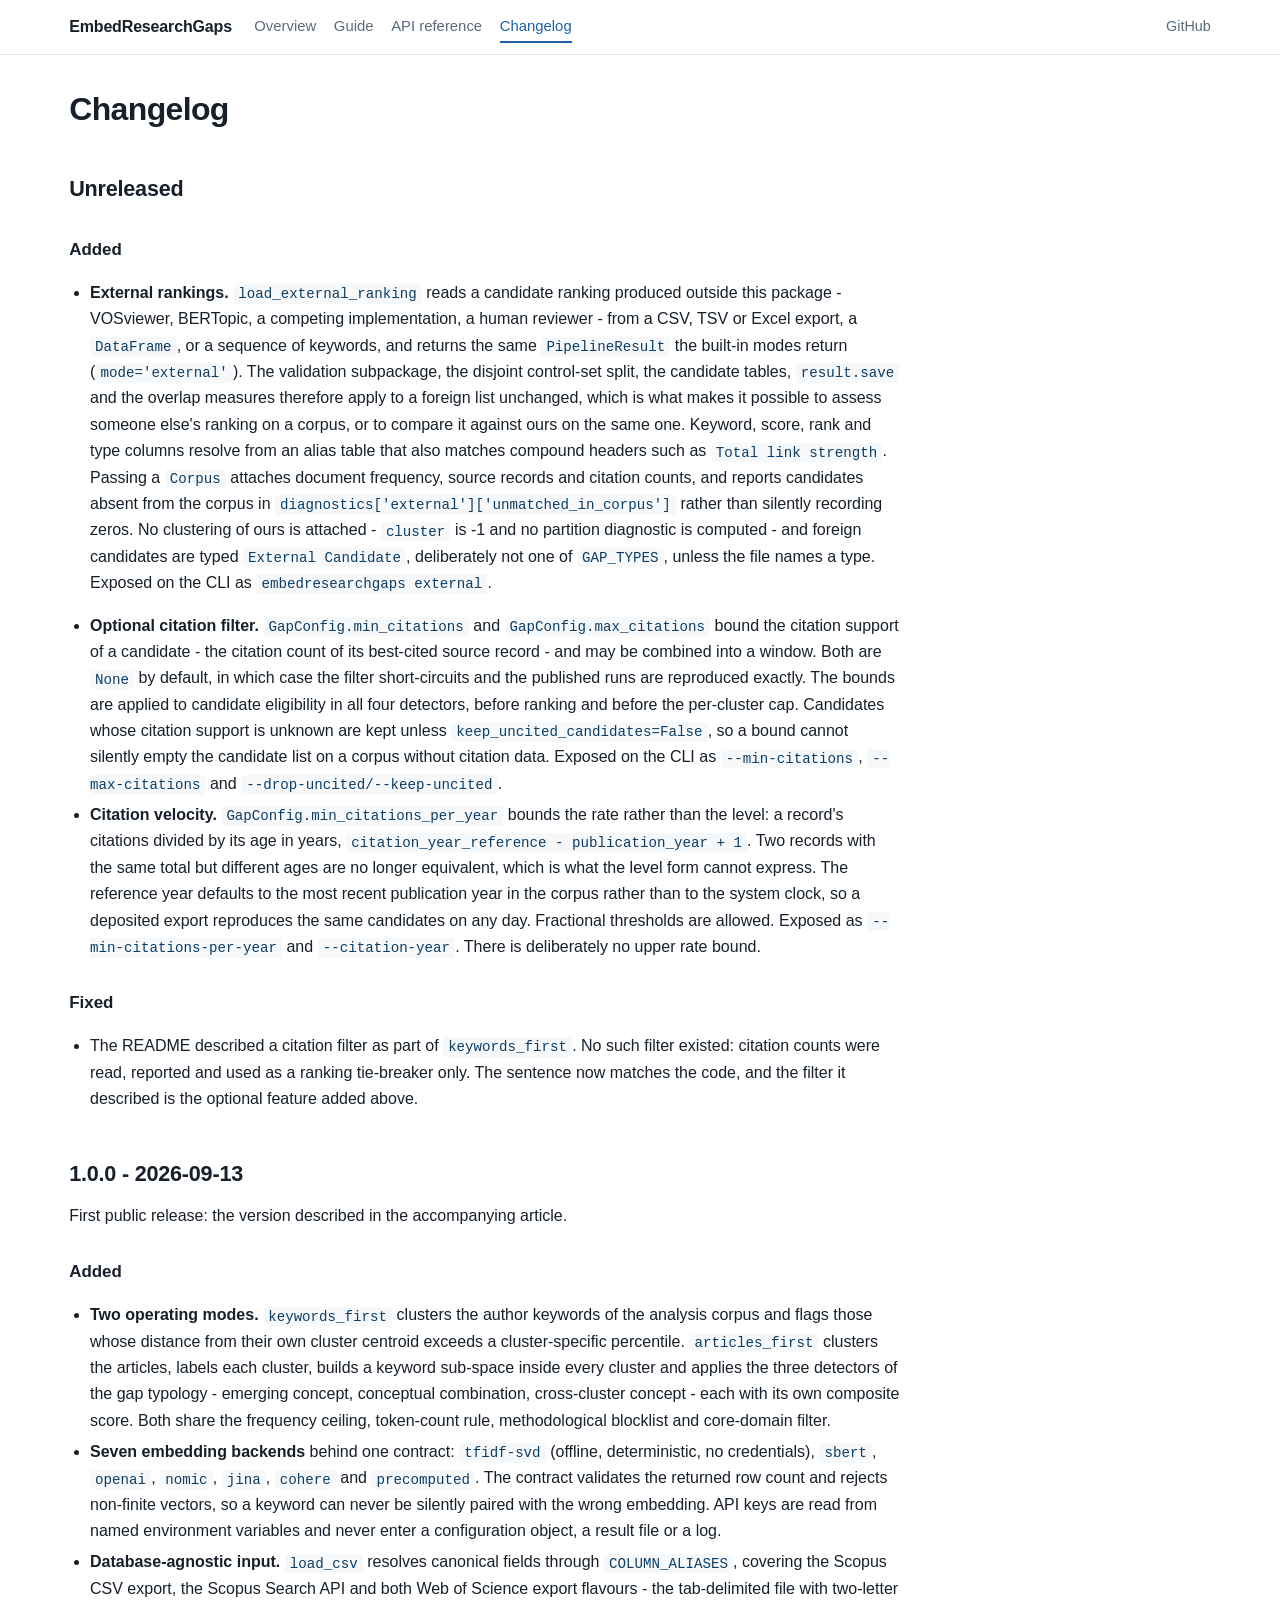
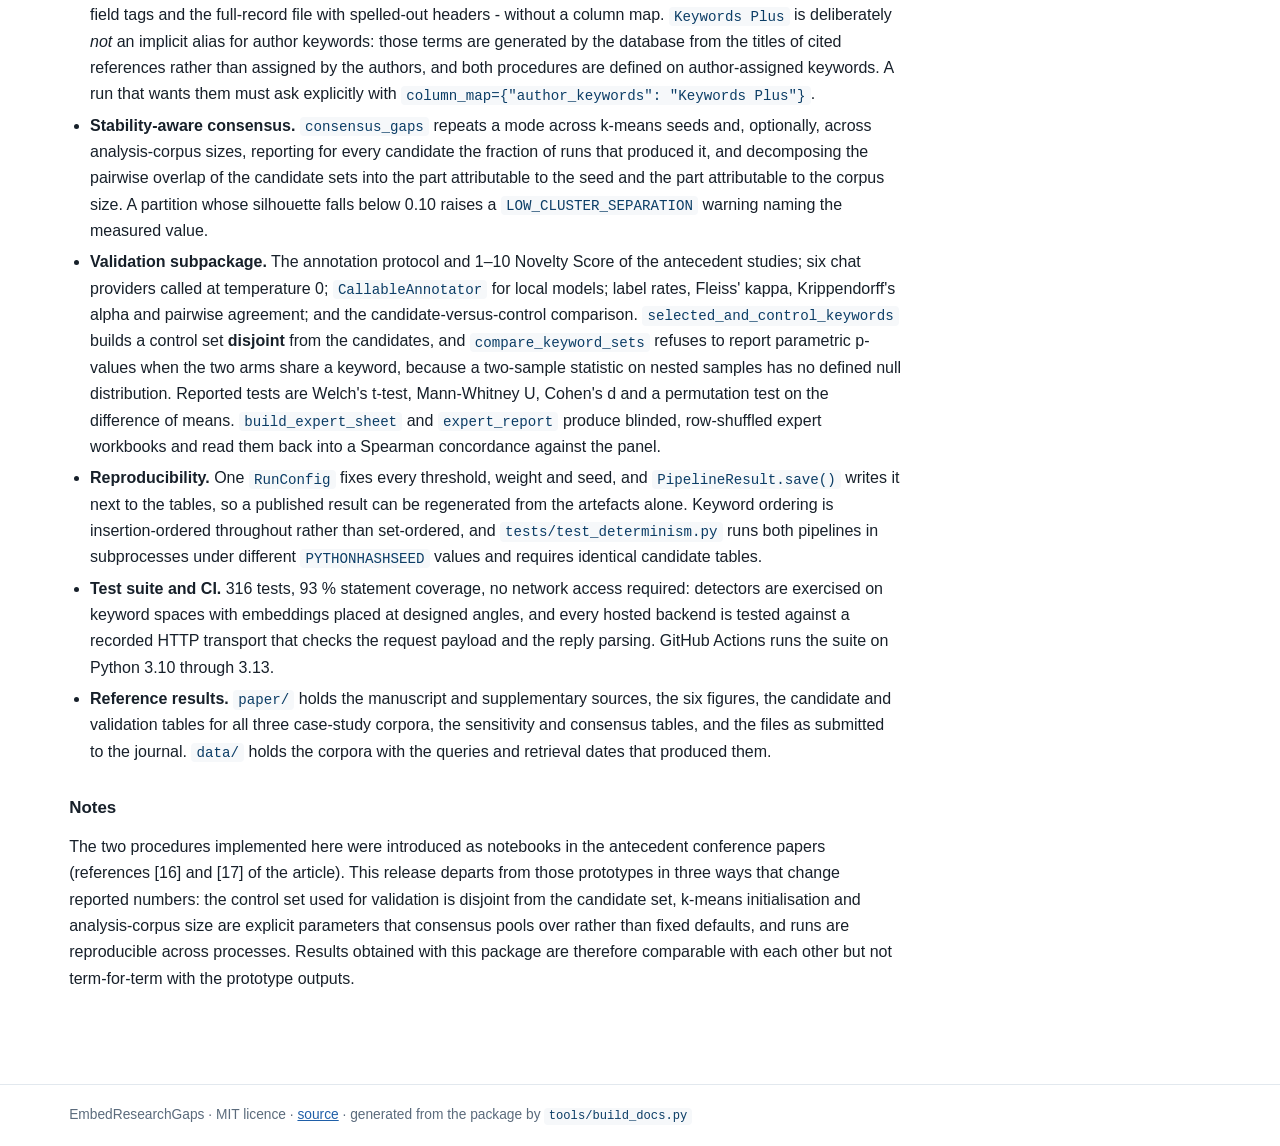
<file: docs/changelog.html>
<!DOCTYPE html>
<html lang="en">
<head>
<meta charset="utf-8">
<meta name="viewport" content="width=device-width, initial-scale=1">
<title>Changelog · EmbedResearchGaps</title>
<meta name="description" content="EmbedResearchGaps: embedding-driven identification of candidate research gaps in author-keyword space.">
<link rel="stylesheet" href="style.css">
</head>
<body>
<header>
  <div class="bar">
    <a class="brand" href="index.html">EmbedResearchGaps</a>
    <nav><a href="index.html">Overview</a><a href="guide.html">Guide</a><a href="api.html">API reference</a><a href="changelog.html" class="active">Changelog</a></nav>
    <a class="gh" href="https://github.com/s-matysik/EmbedResearchGaps">GitHub</a>
  </div>
</header>
<main>
  <div class="page">
    <h1>Changelog</h1>
    
    <h2 id="unreleased">Unreleased<a class="anchor" href="#unreleased">#</a></h2>
<h3 id="added">Added<a class="anchor" href="#added">#</a></h3>
<ul><li><strong>External rankings.</strong> <code>load_external_ranking</code> reads a candidate ranking produced outside this package - VOSviewer, BERTopic, a competing implementation, a human reviewer - from a CSV, TSV or Excel export, a <code>DataFrame</code>, or a sequence of keywords, and returns the same <code>PipelineResult</code> the built-in modes return (<code>mode='external'</code>). The validation subpackage, the disjoint control-set split, the candidate tables, <code>result.save</code> and the overlap measures therefore apply to a foreign list unchanged, which is what makes it possible to assess someone else's ranking on a corpus, or to compare it against ours on the same one. Keyword, score, rank and type columns resolve from an alias table that also matches compound headers such as <code>Total link strength</code>. Passing a <code>Corpus</code> attaches document frequency, source records and citation counts, and reports candidates absent from the corpus in <code>diagnostics['external']['unmatched_in_corpus']</code> rather than silently recording zeros. No clustering of ours is attached - <code>cluster</code> is -1 and no partition diagnostic is computed - and foreign candidates are typed <code>External Candidate</code>, deliberately not one of <code>GAP_TYPES</code>, unless the file names a type. Exposed on the CLI as <code>embedresearchgaps external</code>.</li></ul>
<ul><li><strong>Optional citation filter.</strong> <code>GapConfig.min_citations</code> and <code>GapConfig.max_citations</code> bound the citation support of a candidate - the citation count of its best-cited source record - and may be combined into a window. Both are <code>None</code> by default, in which case the filter short-circuits and the published runs are reproduced exactly. The bounds are applied to candidate eligibility in all four detectors, before ranking and before the per-cluster cap. Candidates whose citation support is unknown are kept unless <code>keep_uncited_candidates=False</code>, so a bound cannot silently empty the candidate list on a corpus without citation data. Exposed on the CLI as <code>--min-citations</code>, <code>--max-citations</code> and <code>--drop-uncited/--keep-uncited</code>.</li><li><strong>Citation velocity.</strong> <code>GapConfig.min_citations_per_year</code> bounds the rate rather than the level: a record's citations divided by its age in years, <code>citation_year_reference - publication_year + 1</code>. Two records with the same total but different ages are no longer equivalent, which is what the level form cannot express. The reference year defaults to the most recent publication year in the corpus rather than to the system clock, so a deposited export reproduces the same candidates on any day. Fractional thresholds are allowed. Exposed as <code>--min-citations-per-year</code> and <code>--citation-year</code>. There is deliberately no upper rate bound.</li></ul>
<h3 id="fixed">Fixed<a class="anchor" href="#fixed">#</a></h3>
<ul><li>The README described a citation filter as part of <code>keywords_first</code>. No such filter existed: citation counts were read, reported and used as a ranking tie-breaker only. The sentence now matches the code, and the filter it described is the optional feature added above.</li></ul>
<h2 id="1-0-0-2026-09-13">1.0.0 - 2026-09-13<a class="anchor" href="#1-0-0-2026-09-13">#</a></h2>
<p>First public release: the version described in the accompanying article.</p>
<h3 id="added">Added<a class="anchor" href="#added">#</a></h3>
<ul><li><strong>Two operating modes.</strong> <code>keywords_first</code> clusters the author keywords of the analysis corpus and flags those whose distance from their own cluster centroid exceeds a cluster-specific percentile. <code>articles_first</code> clusters the articles, labels each cluster, builds a keyword sub-space inside every cluster and applies the three detectors of the gap typology - emerging concept, conceptual combination, cross-cluster concept - each with its own composite score. Both share the frequency ceiling, token-count rule, methodological blocklist and core-domain filter.</li><li><strong>Seven embedding backends</strong> behind one contract: <code>tfidf-svd</code> (offline, deterministic, no credentials), <code>sbert</code>, <code>openai</code>, <code>nomic</code>, <code>jina</code>, <code>cohere</code> and <code>precomputed</code>. The contract validates the returned row count and rejects non-finite vectors, so a keyword can never be silently paired with the wrong embedding. API keys are read from named environment variables and never enter a configuration object, a result file or a log.</li><li><strong>Database-agnostic input.</strong> <code>load_csv</code> resolves canonical fields through <code>COLUMN_ALIASES</code>, covering the Scopus CSV export, the Scopus Search API and both Web of Science export flavours - the tab-delimited file with two-letter field tags and the full-record file with spelled-out headers - without a column map. <code>Keywords Plus</code> is deliberately <em>not</em> an implicit alias for author keywords: those terms are generated by the database from the titles of cited references rather than assigned by the authors, and both procedures are defined on author-assigned keywords. A run that wants them must ask explicitly with <code>column_map={"author_keywords": "Keywords Plus"}</code>.</li><li><strong>Stability-aware consensus.</strong> <code>consensus_gaps</code> repeats a mode across k-means seeds and, optionally, across analysis-corpus sizes, reporting for every candidate the fraction of runs that produced it, and decomposing the pairwise overlap of the candidate sets into the part attributable to the seed and the part attributable to the corpus size. A partition whose silhouette falls below 0.10 raises a <code>LOW_CLUSTER_SEPARATION</code> warning naming the measured value.</li><li><strong>Validation subpackage.</strong> The annotation protocol and 1–10 Novelty Score of the antecedent studies; six chat providers called at temperature 0; <code>CallableAnnotator</code> for local models; label rates, Fleiss' kappa, Krippendorff's alpha and pairwise agreement; and the candidate-versus-control comparison. <code>selected_and_control_keywords</code> builds a control set <strong>disjoint</strong> from the candidates, and <code>compare_keyword_sets</code> refuses to report parametric p-values when the two arms share a keyword, because a two-sample statistic on nested samples has no defined null distribution. Reported tests are Welch's t-test, Mann-Whitney U, Cohen's d and a permutation test on the difference of means. <code>build_expert_sheet</code> and <code>expert_report</code> produce blinded, row-shuffled expert workbooks and read them back into a Spearman concordance against the panel.</li><li><strong>Reproducibility.</strong> One <code>RunConfig</code> fixes every threshold, weight and seed, and <code>PipelineResult.save()</code> writes it next to the tables, so a published result can be regenerated from the artefacts alone. Keyword ordering is insertion-ordered throughout rather than set-ordered, and <code>tests/test_determinism.py</code> runs both pipelines in subprocesses under different <code>PYTHONHASHSEED</code> values and requires identical candidate tables.</li><li><strong>Test suite and CI.</strong> 316 tests, 93 % statement coverage, no network access required: detectors are exercised on keyword spaces with embeddings placed at designed angles, and every hosted backend is tested against a recorded HTTP transport that checks the request payload and the reply parsing. GitHub Actions runs the suite on Python 3.10 through 3.13.</li><li><strong>Reference results.</strong> <code>paper/</code> holds the manuscript and supplementary sources, the six figures, the candidate and validation tables for all three case-study corpora, the sensitivity and consensus tables, and the files as submitted to the journal. <code>data/</code> holds the corpora with the queries and retrieval dates that produced them.</li></ul>
<h3 id="notes">Notes<a class="anchor" href="#notes">#</a></h3>
<p>The two procedures implemented here were introduced as notebooks in the antecedent conference papers (references [16] and [17] of the article). This release departs from those prototypes in three ways that change reported numbers: the control set used for validation is disjoint from the candidate set, k-means initialisation and analysis-corpus size are explicit parameters that consensus pools over rather than fixed defaults, and runs are reproducible across processes. Results obtained with this package are therefore comparable with each other but not term-for-term with the prototype outputs.</p>
  </div>
  
</main>
<footer>
  <p>EmbedResearchGaps · MIT licence ·
     <a href="https://github.com/s-matysik/EmbedResearchGaps">source</a> ·
     generated from the package by <code>tools/build_docs.py</code></p>
</footer>
</body>
</html>
</file>
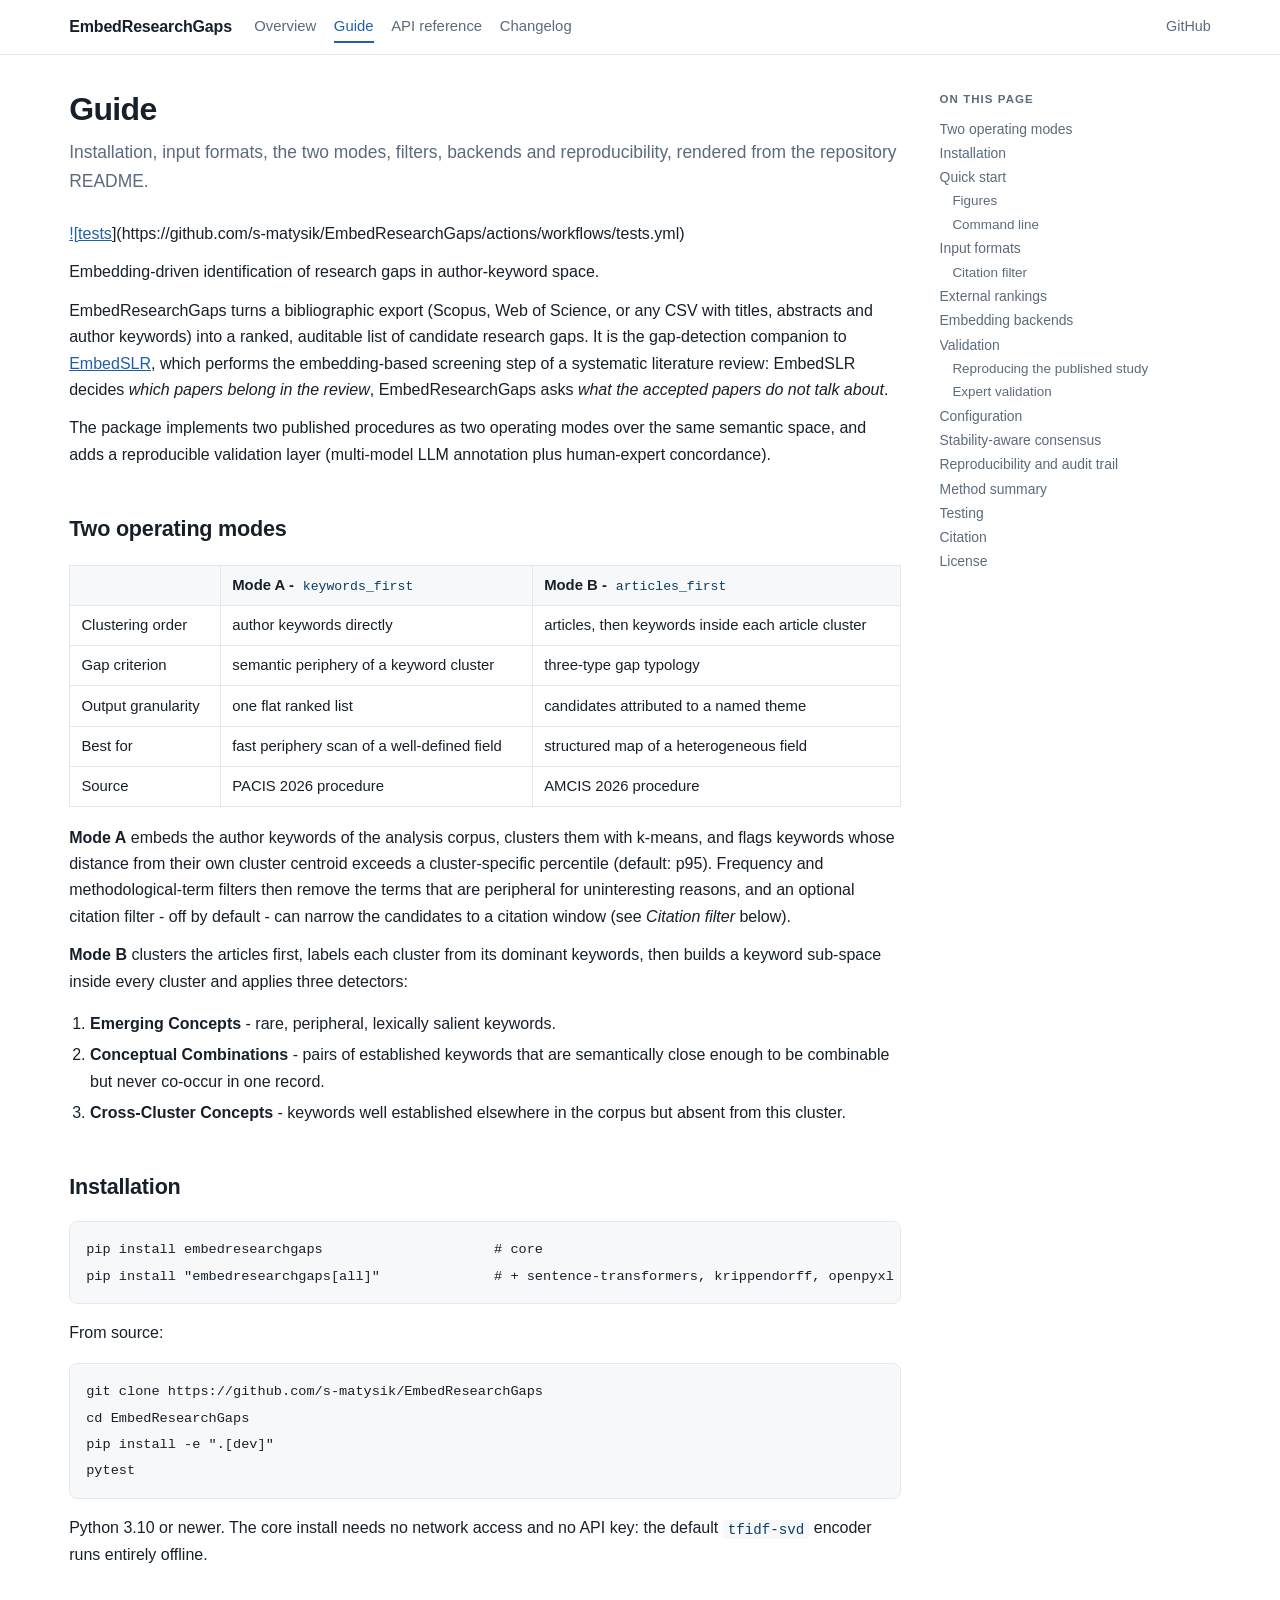
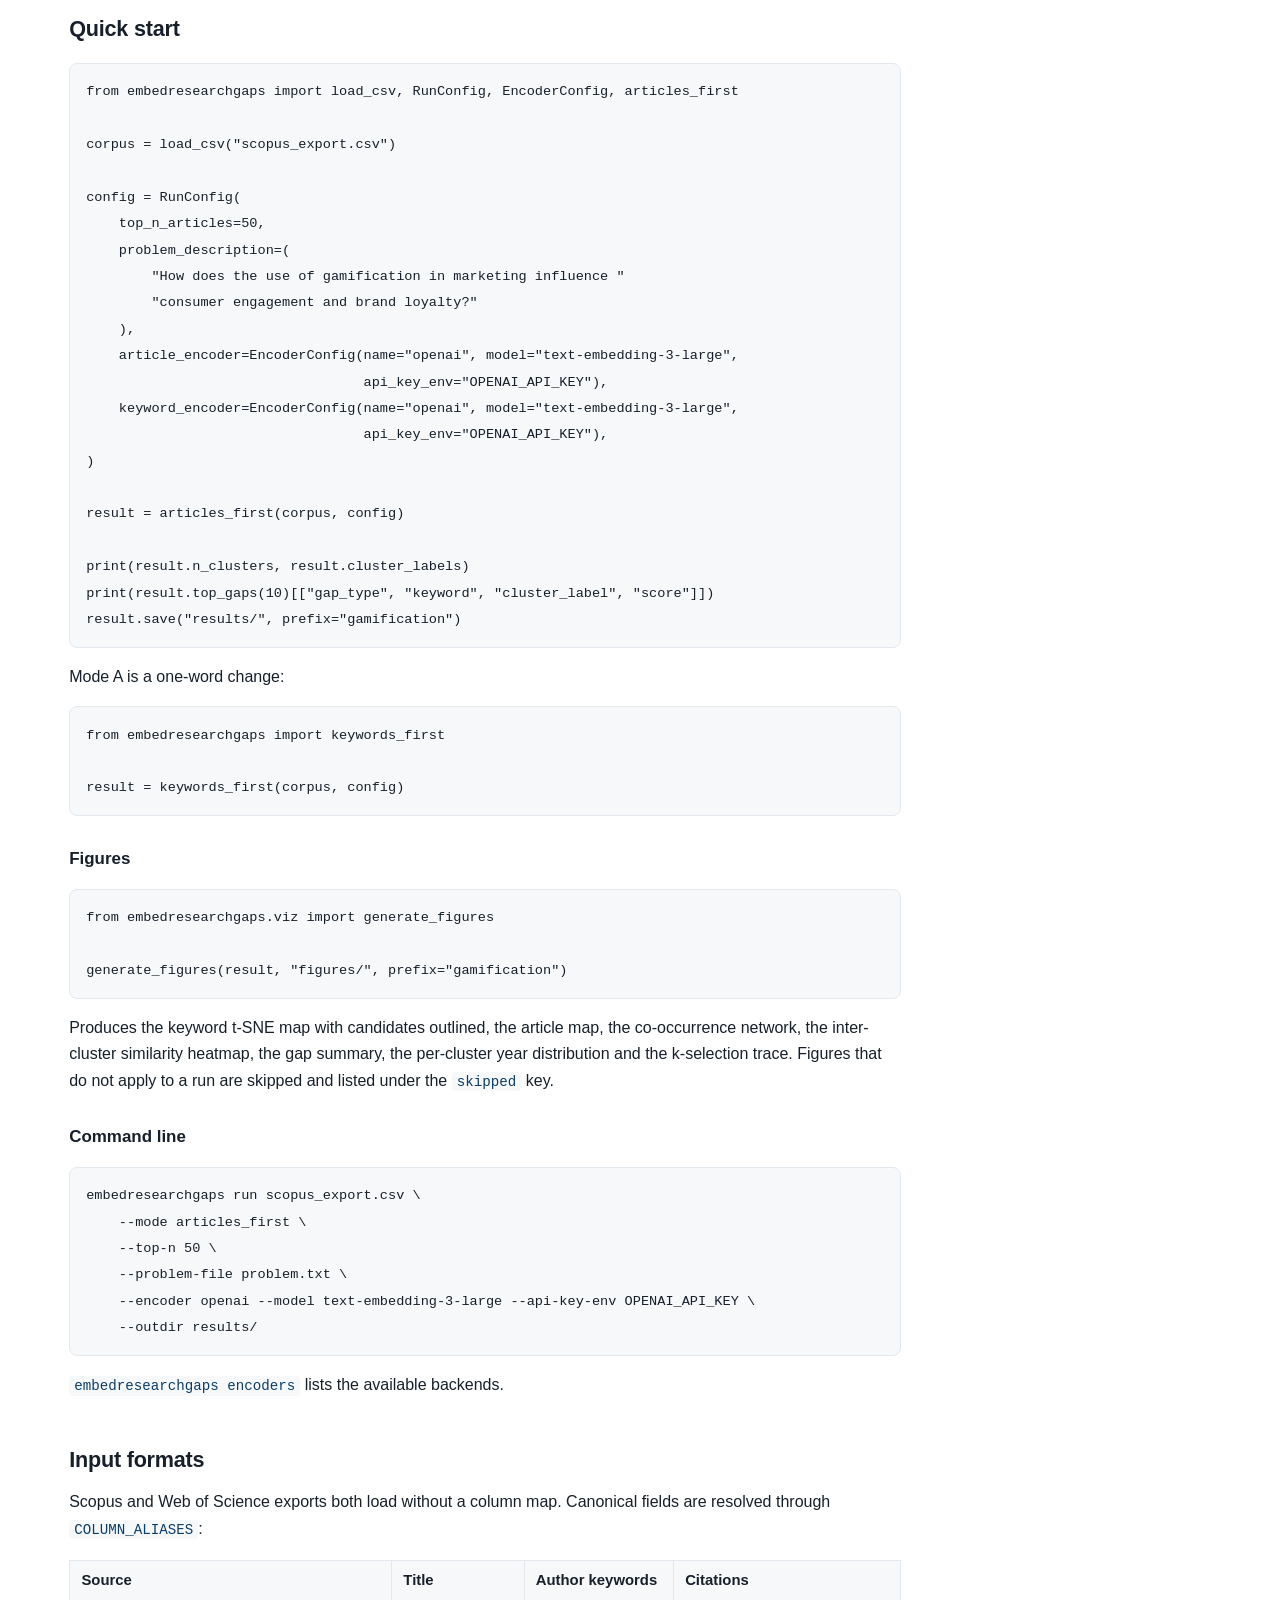
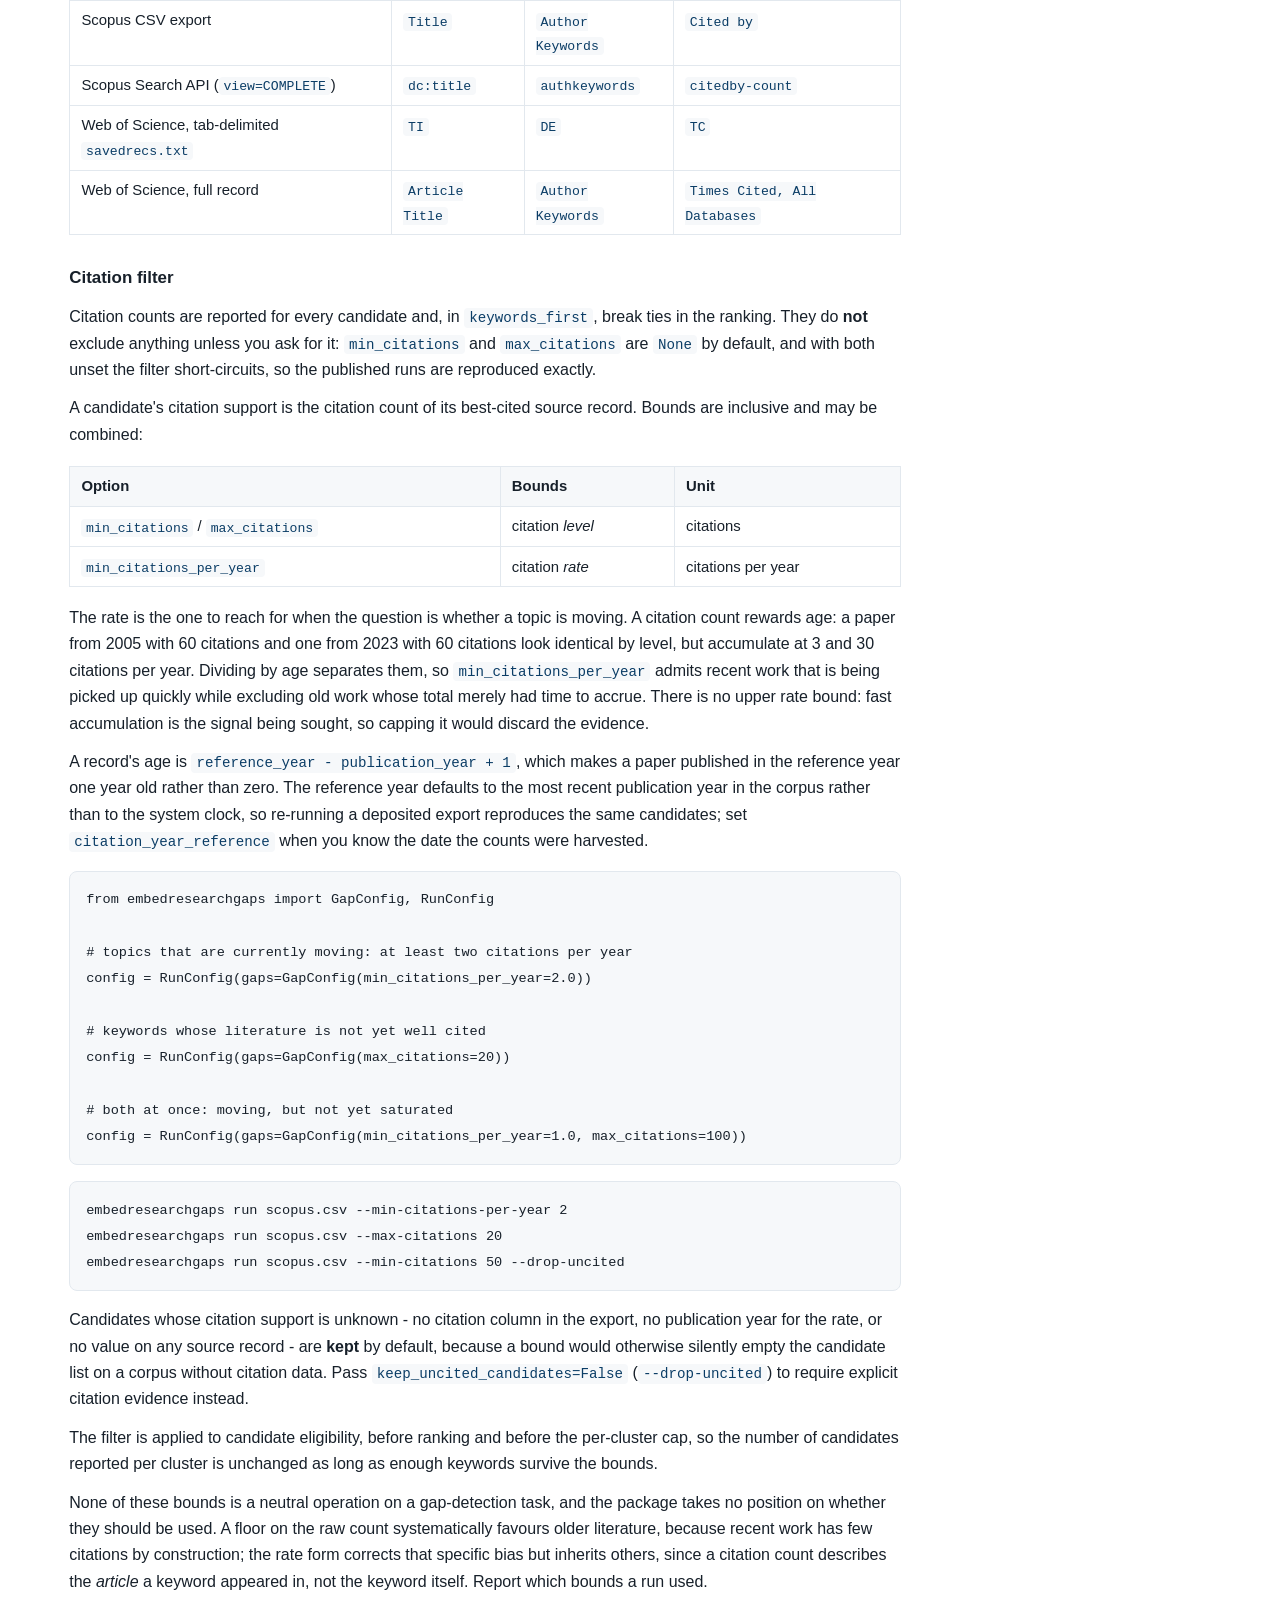
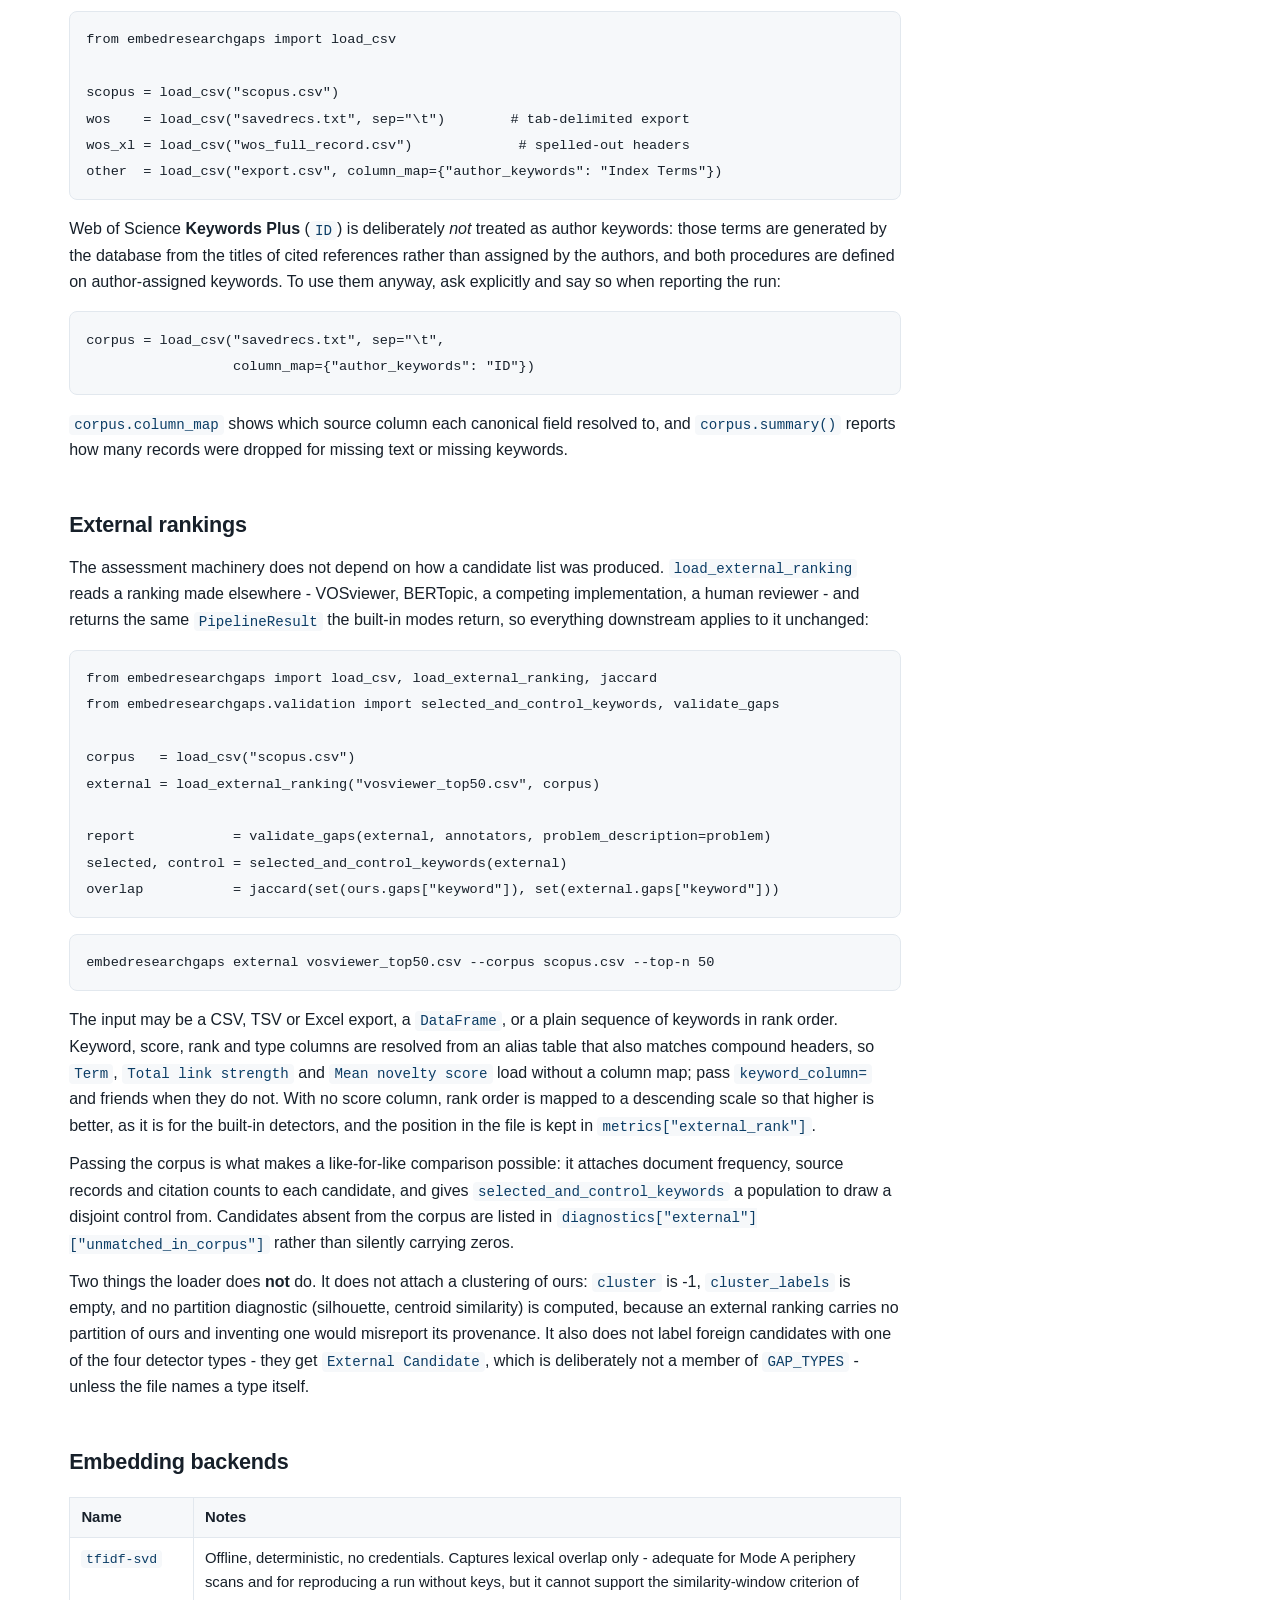
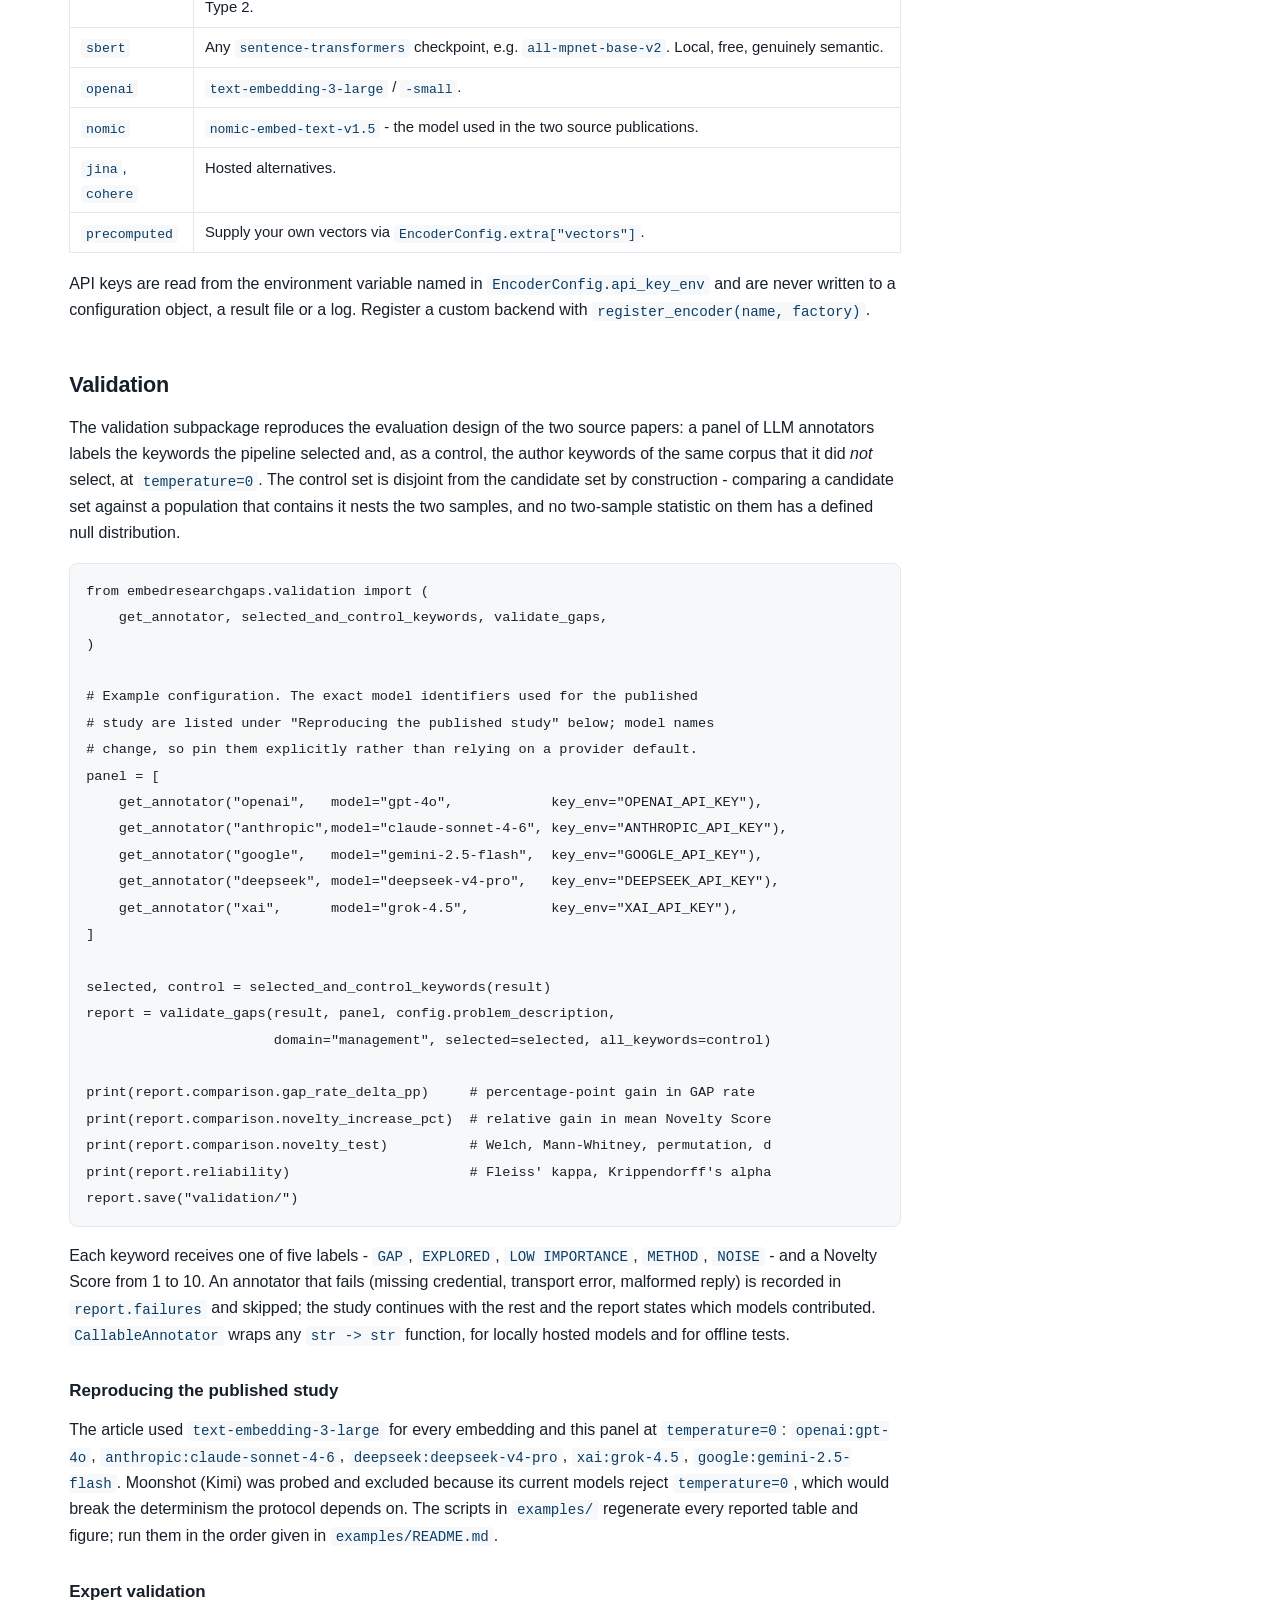
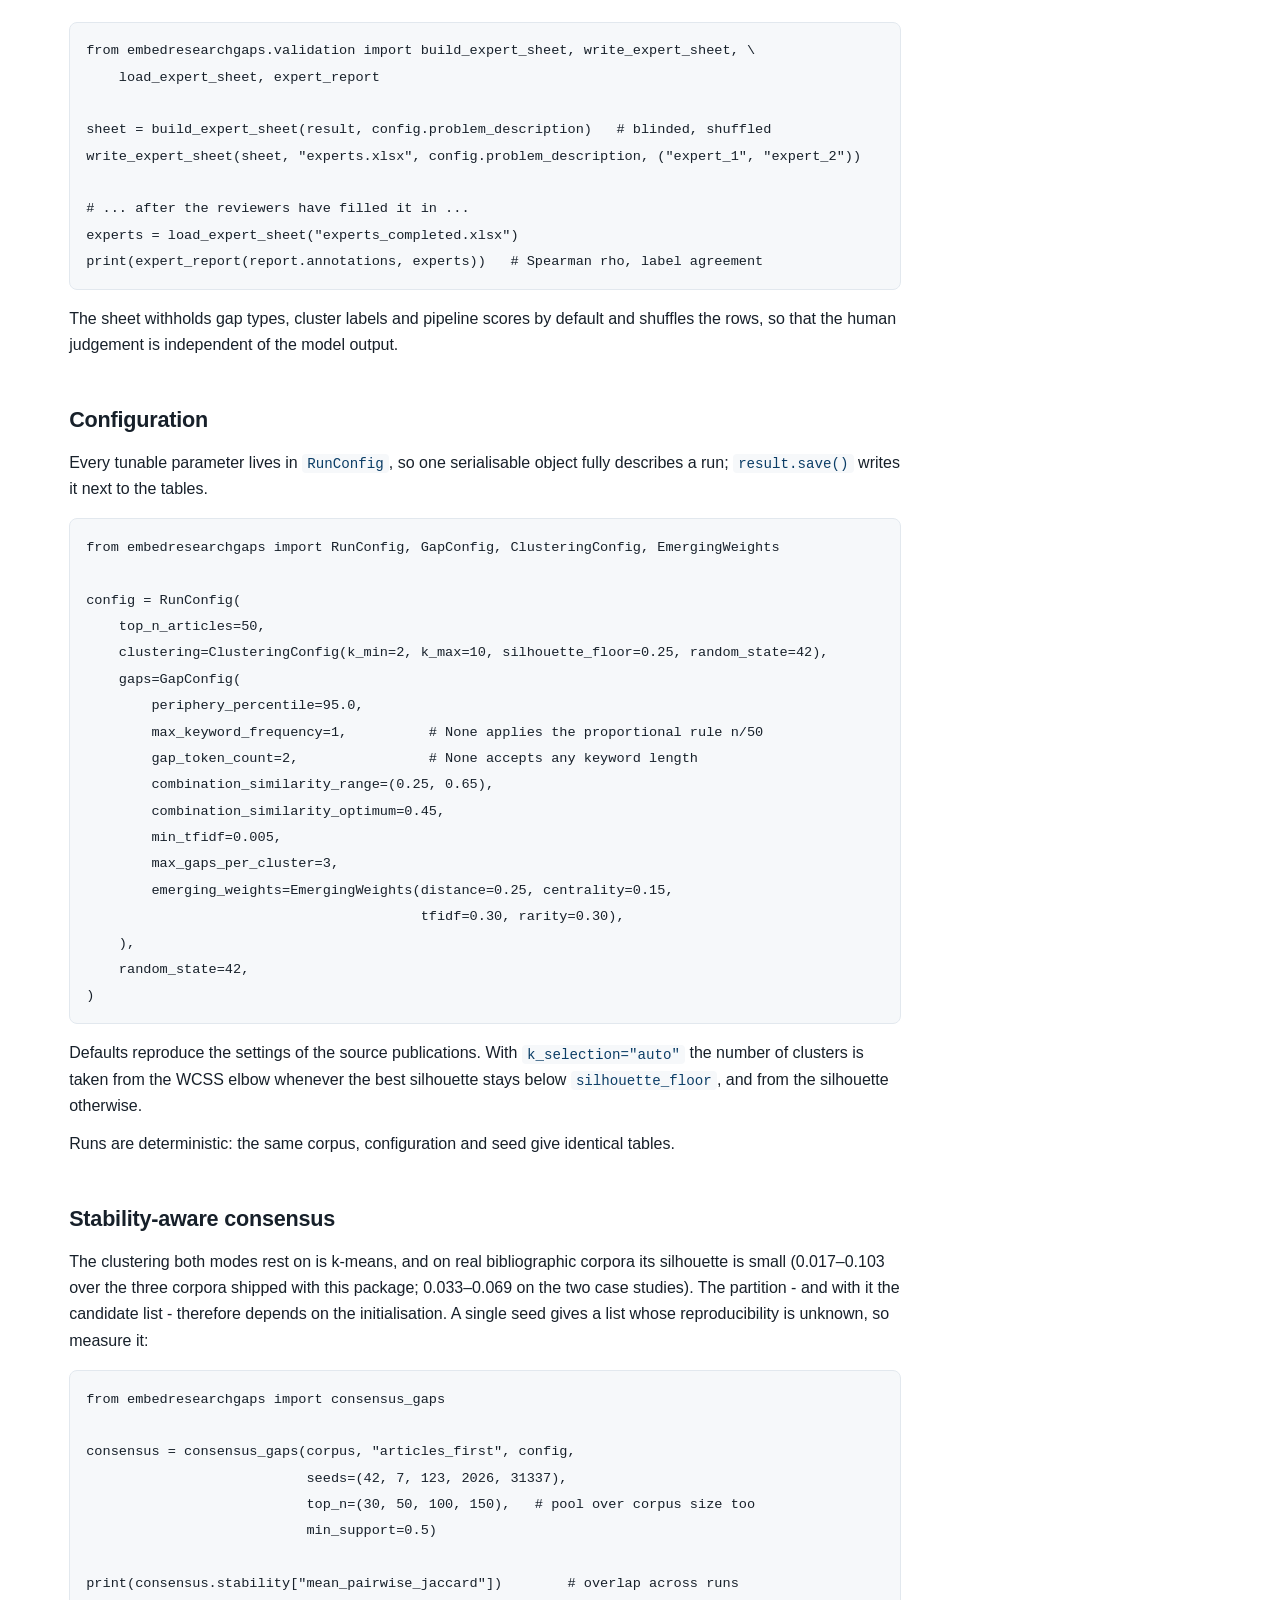
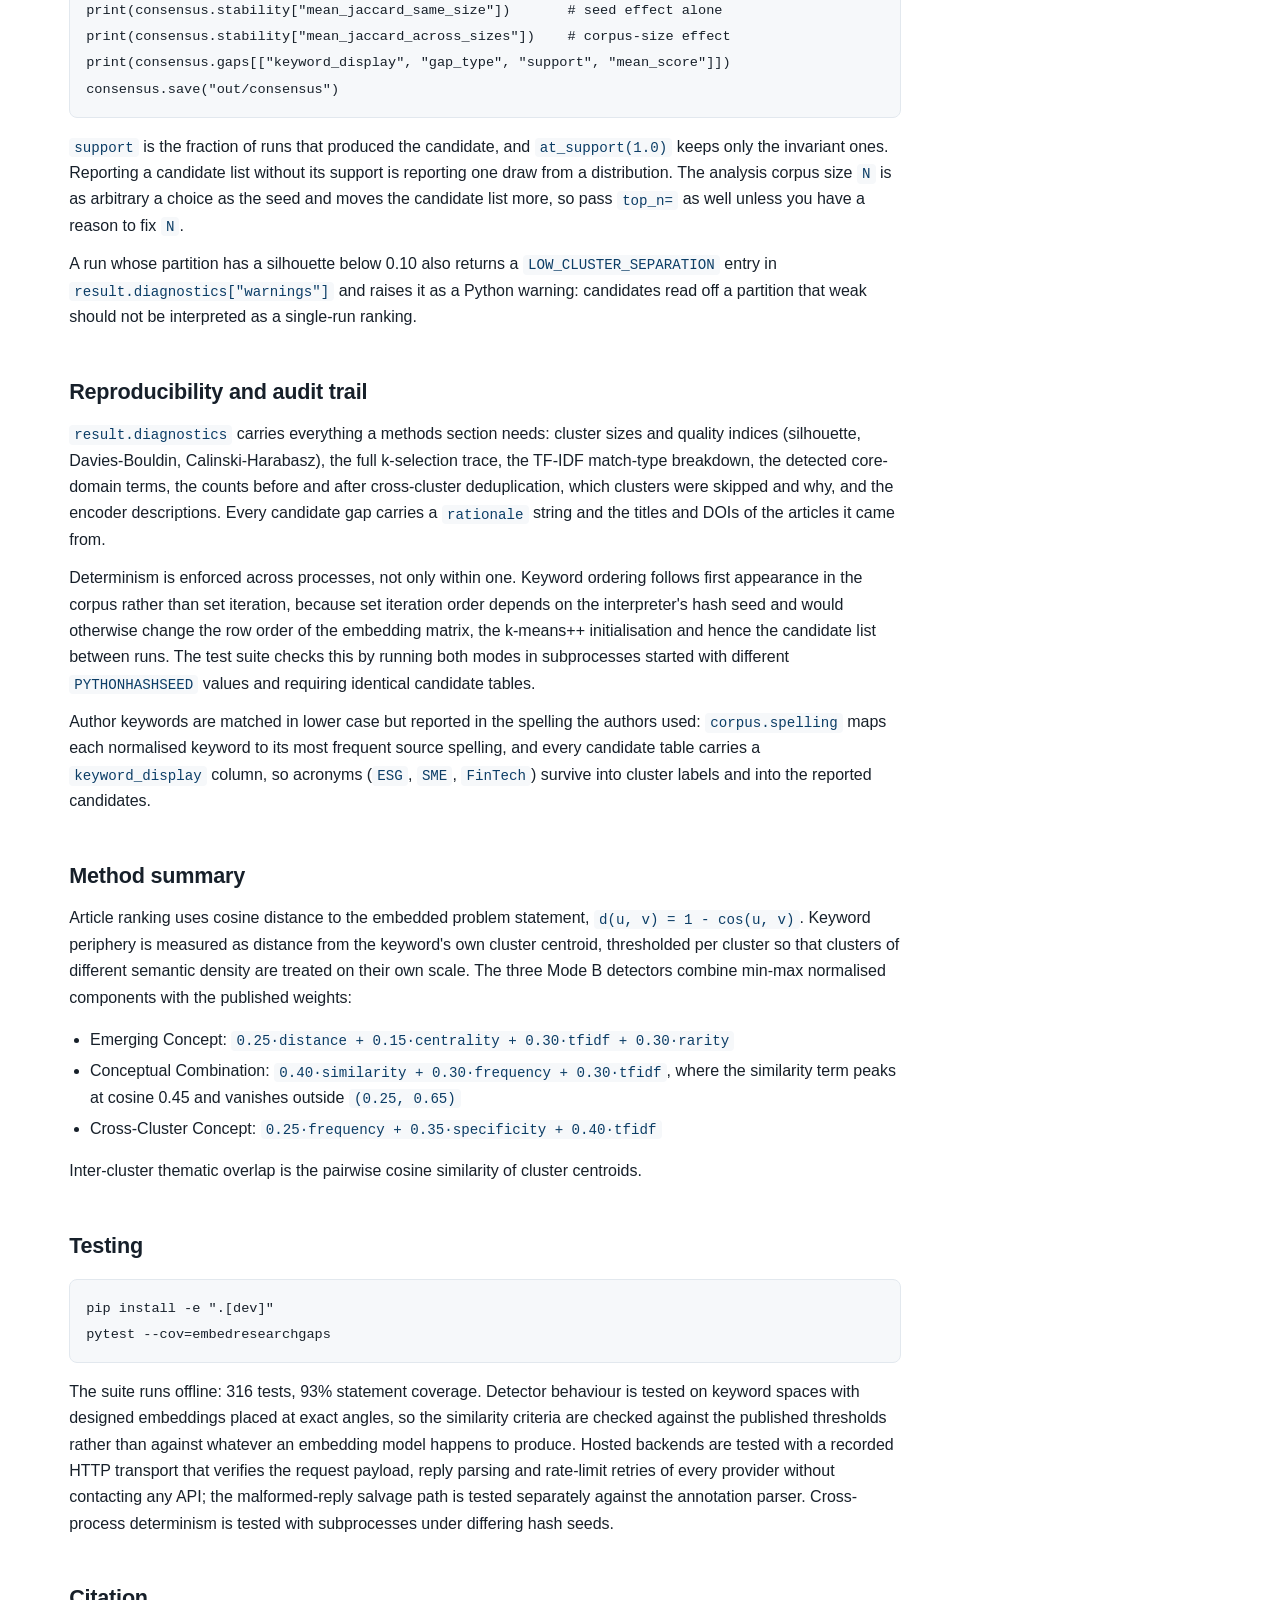
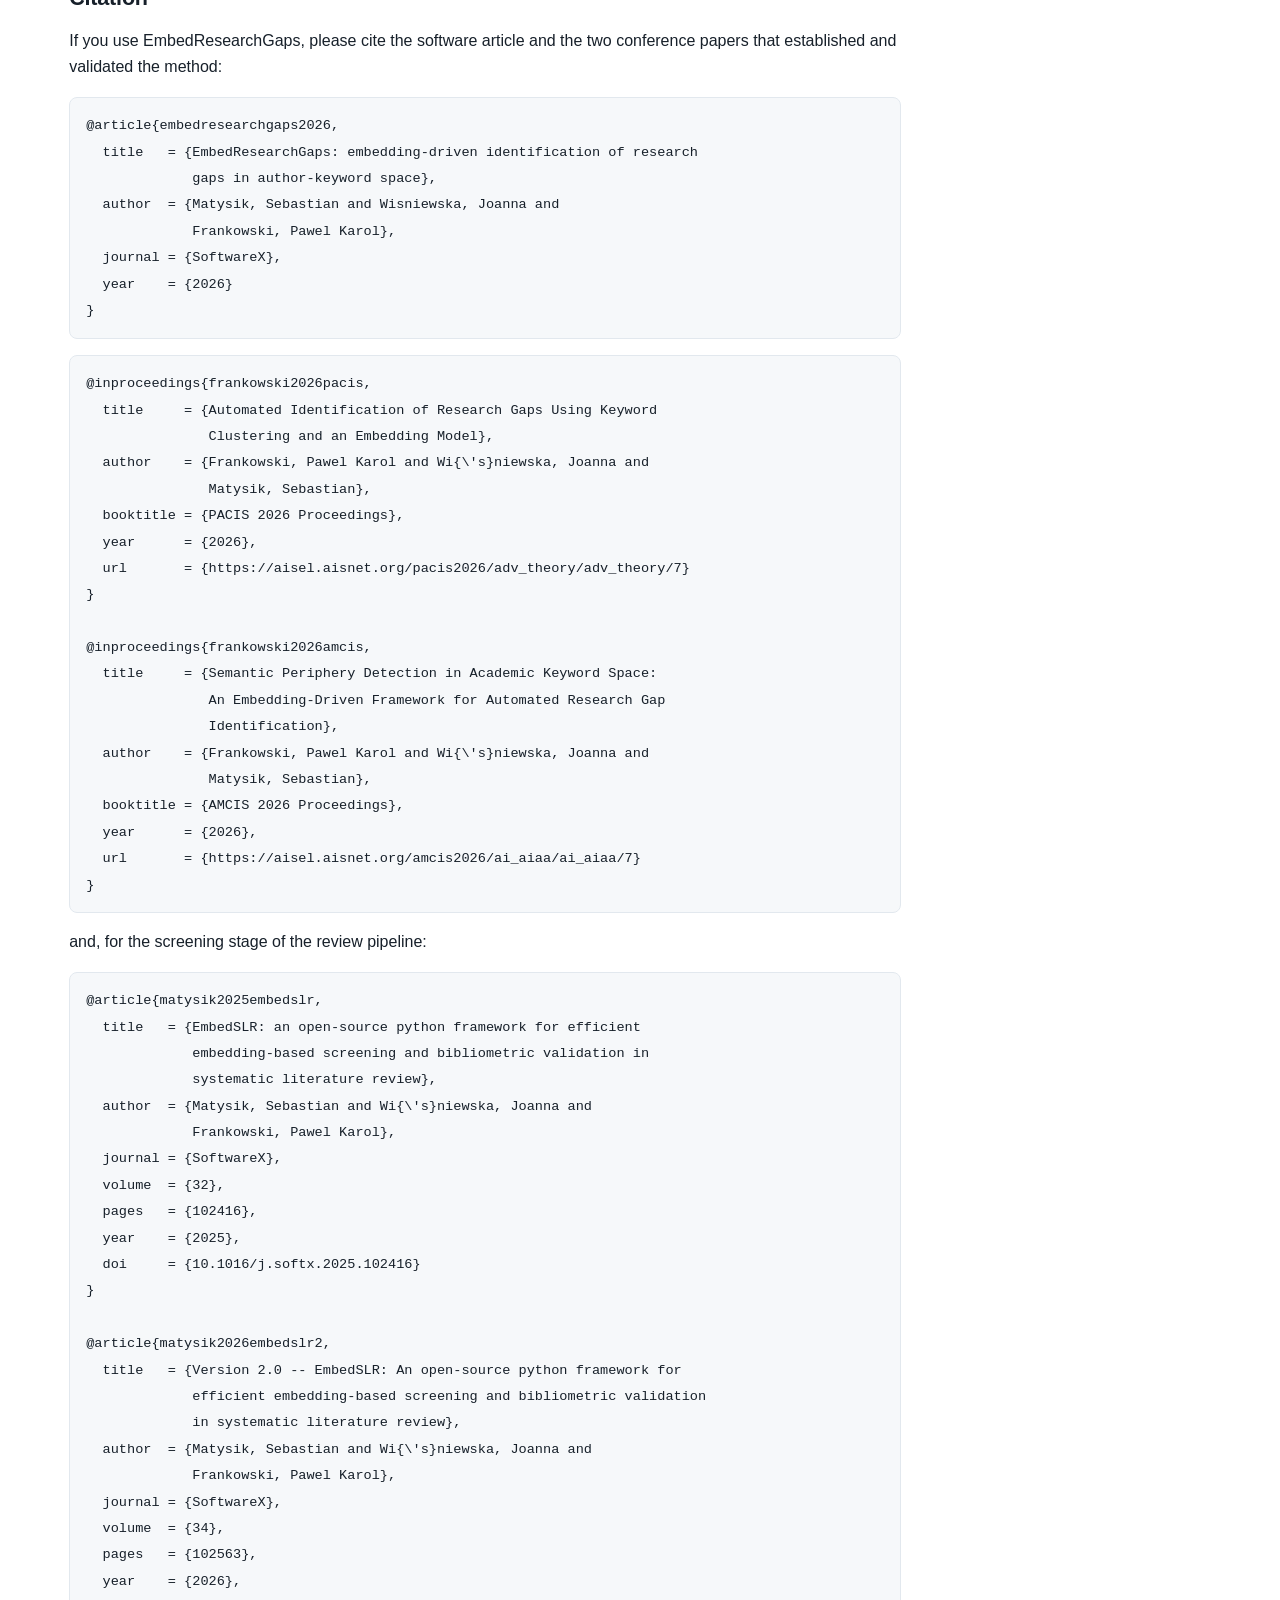
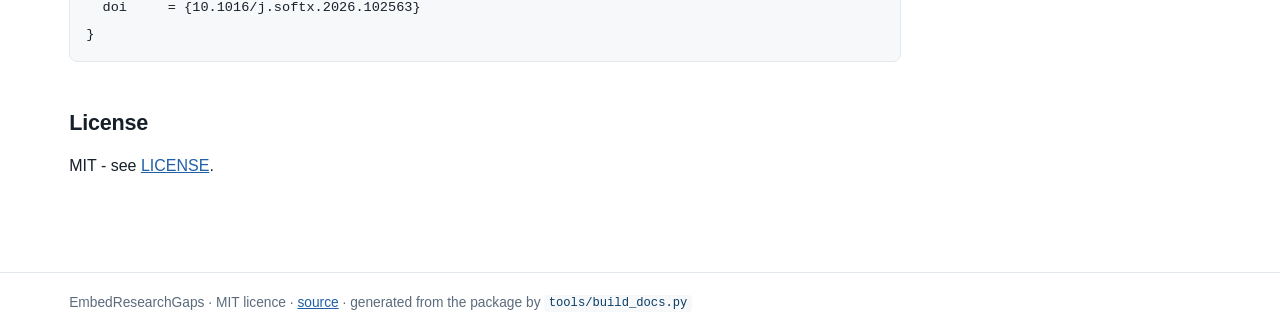
<file: docs/guide.html>
<!DOCTYPE html>
<html lang="en">
<head>
<meta charset="utf-8">
<meta name="viewport" content="width=device-width, initial-scale=1">
<title>Guide · EmbedResearchGaps</title>
<meta name="description" content="EmbedResearchGaps: embedding-driven identification of candidate research gaps in author-keyword space.">
<link rel="stylesheet" href="style.css">
</head>
<body>
<header>
  <div class="bar">
    <a class="brand" href="index.html">EmbedResearchGaps</a>
    <nav><a href="index.html">Overview</a><a href="guide.html" class="active">Guide</a><a href="api.html">API reference</a><a href="changelog.html">Changelog</a></nav>
    <a class="gh" href="https://github.com/s-matysik/EmbedResearchGaps">GitHub</a>
  </div>
</header>
<main>
  <div class="page">
    <h1>Guide</h1>
    <p class="lede">Installation, input formats, the two modes, filters, backends and reproducibility, rendered from the repository README.</p>
    <p><a href="https://github.com/s-matysik/EmbedResearchGaps/actions/workflows/tests.yml/badge.svg">![tests</a>](https://github.com/s-matysik/EmbedResearchGaps/actions/workflows/tests.yml)</p>
<p>Embedding-driven identification of research gaps in author-keyword space.</p>
<p>EmbedResearchGaps turns a bibliographic export (Scopus, Web of Science, or any CSV with titles, abstracts and author keywords) into a ranked, auditable list of candidate research gaps. It is the gap-detection companion to <a href="https://doi.org/10.1016/j.softx.2025.102416">EmbedSLR</a>, which performs the embedding-based screening step of a systematic literature review: EmbedSLR decides <em>which papers belong in the review</em>, EmbedResearchGaps asks <em>what the accepted papers do not talk about</em>.</p>
<p>The package implements two published procedures as two operating modes over the same semantic space, and adds a reproducible validation layer (multi-model LLM annotation plus human-expert concordance).</p>
<h2 id="two-operating-modes">Two operating modes<a class="anchor" href="#two-operating-modes">#</a></h2>
<table><thead><tr><th></th><th><strong>Mode A - <code>keywords_first</code></strong></th><th><strong>Mode B - <code>articles_first</code></strong></th></tr></thead><tbody><tr><td>Clustering order</td><td>author keywords directly</td><td>articles, then keywords inside each article cluster</td></tr><tr><td>Gap criterion</td><td>semantic periphery of a keyword cluster</td><td>three-type gap typology</td></tr><tr><td>Output granularity</td><td>one flat ranked list</td><td>candidates attributed to a named theme</td></tr><tr><td>Best for</td><td>fast periphery scan of a well-defined field</td><td>structured map of a heterogeneous field</td></tr><tr><td>Source</td><td>PACIS 2026 procedure</td><td>AMCIS 2026 procedure</td></tr></tbody></table>
<p><strong>Mode A</strong> embeds the author keywords of the analysis corpus, clusters them with k-means, and flags keywords whose distance from their own cluster centroid exceeds a cluster-specific percentile (default: p95). Frequency and methodological-term filters then remove the terms that are peripheral for uninteresting reasons, and an optional citation filter - off by default - can narrow the candidates to a citation window (see <em>Citation filter</em> below).</p>
<p><strong>Mode B</strong> clusters the articles first, labels each cluster from its dominant keywords, then builds a keyword sub-space inside every cluster and applies three detectors:</p>
<ol><li><strong>Emerging Concepts</strong> - rare, peripheral, lexically salient keywords.</li><li><strong>Conceptual Combinations</strong> - pairs of established keywords that are semantically close enough to be combinable but never co-occur in one record.</li><li><strong>Cross-Cluster Concepts</strong> - keywords well established elsewhere in the corpus but absent from this cluster.</li></ol>
<h2 id="installation">Installation<a class="anchor" href="#installation">#</a></h2>
<pre class="lang-bash"><code>pip install embedresearchgaps                     # core
pip install "embedresearchgaps[all]"              # + sentence-transformers, krippendorff, openpyxl</code></pre>
<p>From source:</p>
<pre class="lang-bash"><code>git clone https://github.com/s-matysik/EmbedResearchGaps
cd EmbedResearchGaps
pip install -e ".[dev]"
pytest</code></pre>
<p>Python 3.10 or newer. The core install needs no network access and no API key: the default <code>tfidf-svd</code> encoder runs entirely offline.</p>
<h2 id="quick-start">Quick start<a class="anchor" href="#quick-start">#</a></h2>
<pre class="lang-python"><code>from embedresearchgaps import load_csv, RunConfig, EncoderConfig, articles_first

corpus = load_csv("scopus_export.csv")

config = RunConfig(
    top_n_articles=50,
    problem_description=(
        "How does the use of gamification in marketing influence "
        "consumer engagement and brand loyalty?"
    ),
    article_encoder=EncoderConfig(name="openai", model="text-embedding-3-large",
                                  api_key_env="OPENAI_API_KEY"),
    keyword_encoder=EncoderConfig(name="openai", model="text-embedding-3-large",
                                  api_key_env="OPENAI_API_KEY"),
)

result = articles_first(corpus, config)

print(result.n_clusters, result.cluster_labels)
print(result.top_gaps(10)[["gap_type", "keyword", "cluster_label", "score"]])
result.save("results/", prefix="gamification")</code></pre>
<p>Mode A is a one-word change:</p>
<pre class="lang-python"><code>from embedresearchgaps import keywords_first

result = keywords_first(corpus, config)</code></pre>
<h3 id="figures">Figures<a class="anchor" href="#figures">#</a></h3>
<pre class="lang-python"><code>from embedresearchgaps.viz import generate_figures

generate_figures(result, "figures/", prefix="gamification")</code></pre>
<p>Produces the keyword t-SNE map with candidates outlined, the article map, the co-occurrence network, the inter-cluster similarity heatmap, the gap summary, the per-cluster year distribution and the k-selection trace. Figures that do not apply to a run are skipped and listed under the <code>skipped</code> key.</p>
<h3 id="command-line">Command line<a class="anchor" href="#command-line">#</a></h3>
<pre class="lang-bash"><code>embedresearchgaps run scopus_export.csv \
    --mode articles_first \
    --top-n 50 \
    --problem-file problem.txt \
    --encoder openai --model text-embedding-3-large --api-key-env OPENAI_API_KEY \
    --outdir results/</code></pre>
<p><code>embedresearchgaps encoders</code> lists the available backends.</p>
<h2 id="input-formats">Input formats<a class="anchor" href="#input-formats">#</a></h2>
<p>Scopus and Web of Science exports both load without a column map. Canonical fields are resolved through <code>COLUMN_ALIASES</code>:</p>
<table><thead><tr><th>Source</th><th>Title</th><th>Author keywords</th><th>Citations</th></tr></thead><tbody><tr><td>Scopus CSV export</td><td><code>Title</code></td><td><code>Author Keywords</code></td><td><code>Cited by</code></td></tr><tr><td>Scopus Search API (<code>view=COMPLETE</code>)</td><td><code>dc:title</code></td><td><code>authkeywords</code></td><td><code>citedby-count</code></td></tr><tr><td>Web of Science, tab-delimited <code>savedrecs.txt</code></td><td><code>TI</code></td><td><code>DE</code></td><td><code>TC</code></td></tr><tr><td>Web of Science, full record</td><td><code>Article Title</code></td><td><code>Author Keywords</code></td><td><code>Times Cited, All Databases</code></td></tr></tbody></table>
<h3 id="citation-filter">Citation filter<a class="anchor" href="#citation-filter">#</a></h3>
<p>Citation counts are reported for every candidate and, in <code>keywords_first</code>, break ties in the ranking. They do <strong>not</strong> exclude anything unless you ask for it: <code>min_citations</code> and <code>max_citations</code> are <code>None</code> by default, and with both unset the filter short-circuits, so the published runs are reproduced exactly.</p>
<p>A candidate's citation support is the citation count of its best-cited source record. Bounds are inclusive and may be combined:</p>
<table><thead><tr><th>Option</th><th>Bounds</th><th>Unit</th></tr></thead><tbody><tr><td><code>min_citations</code> / <code>max_citations</code></td><td>citation <em>level</em></td><td>citations</td></tr><tr><td><code>min_citations_per_year</code></td><td>citation <em>rate</em></td><td>citations per year</td></tr></tbody></table>
<p>The rate is the one to reach for when the question is whether a topic is moving. A citation count rewards age: a paper from 2005 with 60 citations and one from 2023 with 60 citations look identical by level, but accumulate at 3 and 30 citations per year. Dividing by age separates them, so <code>min_citations_per_year</code> admits recent work that is being picked up quickly while excluding old work whose total merely had time to accrue. There is no upper rate bound: fast accumulation is the signal being sought, so capping it would discard the evidence.</p>
<p>A record's age is <code>reference_year - publication_year + 1</code>, which makes a paper published in the reference year one year old rather than zero. The reference year defaults to the most recent publication year in the corpus rather than to the system clock, so re-running a deposited export reproduces the same candidates; set <code>citation_year_reference</code> when you know the date the counts were harvested.</p>
<pre class="lang-python"><code>from embedresearchgaps import GapConfig, RunConfig

# topics that are currently moving: at least two citations per year
config = RunConfig(gaps=GapConfig(min_citations_per_year=2.0))

# keywords whose literature is not yet well cited
config = RunConfig(gaps=GapConfig(max_citations=20))

# both at once: moving, but not yet saturated
config = RunConfig(gaps=GapConfig(min_citations_per_year=1.0, max_citations=100))</code></pre>
<pre class="lang-bash"><code>embedresearchgaps run scopus.csv --min-citations-per-year 2
embedresearchgaps run scopus.csv --max-citations 20
embedresearchgaps run scopus.csv --min-citations 50 --drop-uncited</code></pre>
<p>Candidates whose citation support is unknown - no citation column in the export, no publication year for the rate, or no value on any source record - are <strong>kept</strong> by default, because a bound would otherwise silently empty the candidate list on a corpus without citation data. Pass <code>keep_uncited_candidates=False</code> (<code>--drop-uncited</code>) to require explicit citation evidence instead.</p>
<p>The filter is applied to candidate eligibility, before ranking and before the per-cluster cap, so the number of candidates reported per cluster is unchanged as long as enough keywords survive the bounds.</p>
<p>None of these bounds is a neutral operation on a gap-detection task, and the package takes no position on whether they should be used. A floor on the raw count systematically favours older literature, because recent work has few citations by construction; the rate form corrects that specific bias but inherits others, since a citation count describes the <em>article</em> a keyword appeared in, not the keyword itself. Report which bounds a run used.</p>
<pre class="lang-python"><code>from embedresearchgaps import load_csv

scopus = load_csv("scopus.csv")
wos    = load_csv("savedrecs.txt", sep="\t")        # tab-delimited export
wos_xl = load_csv("wos_full_record.csv")             # spelled-out headers
other  = load_csv("export.csv", column_map={"author_keywords": "Index Terms"})</code></pre>
<p>Web of Science <strong>Keywords Plus</strong> (<code>ID</code>) is deliberately <em>not</em> treated as author keywords: those terms are generated by the database from the titles of cited references rather than assigned by the authors, and both procedures are defined on author-assigned keywords. To use them anyway, ask explicitly and say so when reporting the run:</p>
<pre class="lang-python"><code>corpus = load_csv("savedrecs.txt", sep="\t",
                  column_map={"author_keywords": "ID"})</code></pre>
<p><code>corpus.column_map</code> shows which source column each canonical field resolved to, and <code>corpus.summary()</code> reports how many records were dropped for missing text or missing keywords.</p>
<h2 id="external-rankings">External rankings<a class="anchor" href="#external-rankings">#</a></h2>
<p>The assessment machinery does not depend on how a candidate list was produced. <code>load_external_ranking</code> reads a ranking made elsewhere - VOSviewer, BERTopic, a competing implementation, a human reviewer - and returns the same <code>PipelineResult</code> the built-in modes return, so everything downstream applies to it unchanged:</p>
<pre class="lang-python"><code>from embedresearchgaps import load_csv, load_external_ranking, jaccard
from embedresearchgaps.validation import selected_and_control_keywords, validate_gaps

corpus   = load_csv("scopus.csv")
external = load_external_ranking("vosviewer_top50.csv", corpus)

report            = validate_gaps(external, annotators, problem_description=problem)
selected, control = selected_and_control_keywords(external)
overlap           = jaccard(set(ours.gaps["keyword"]), set(external.gaps["keyword"]))</code></pre>
<pre class="lang-bash"><code>embedresearchgaps external vosviewer_top50.csv --corpus scopus.csv --top-n 50</code></pre>
<p>The input may be a CSV, TSV or Excel export, a <code>DataFrame</code>, or a plain sequence of keywords in rank order. Keyword, score, rank and type columns are resolved from an alias table that also matches compound headers, so <code>Term</code>, <code>Total link strength</code> and <code>Mean novelty score</code> load without a column map; pass <code>keyword_column=</code> and friends when they do not. With no score column, rank order is mapped to a descending scale so that higher is better, as it is for the built-in detectors, and the position in the file is kept in <code>metrics["external_rank"]</code>.</p>
<p>Passing the corpus is what makes a like-for-like comparison possible: it attaches document frequency, source records and citation counts to each candidate, and gives <code>selected_and_control_keywords</code> a population to draw a disjoint control from. Candidates absent from the corpus are listed in <code>diagnostics["external"]["unmatched_in_corpus"]</code> rather than silently carrying zeros.</p>
<p>Two things the loader does <strong>not</strong> do. It does not attach a clustering of ours: <code>cluster</code> is -1, <code>cluster_labels</code> is empty, and no partition diagnostic (silhouette, centroid similarity) is computed, because an external ranking carries no partition of ours and inventing one would misreport its provenance. It also does not label foreign candidates with one of the four detector types - they get <code>External Candidate</code>, which is deliberately not a member of <code>GAP_TYPES</code> - unless the file names a type itself.</p>
<h2 id="embedding-backends">Embedding backends<a class="anchor" href="#embedding-backends">#</a></h2>
<table><thead><tr><th>Name</th><th>Notes</th></tr></thead><tbody><tr><td><code>tfidf-svd</code></td><td>Offline, deterministic, no credentials. Captures lexical overlap only - adequate for Mode A periphery scans and for reproducing a run without keys, but it cannot support the similarity-window criterion of Type 2.</td></tr><tr><td><code>sbert</code></td><td>Any <code>sentence-transformers</code> checkpoint, e.g. <code>all-mpnet-base-v2</code>. Local, free, genuinely semantic.</td></tr><tr><td><code>openai</code></td><td><code>text-embedding-3-large</code> / <code>-small</code>.</td></tr><tr><td><code>nomic</code></td><td><code>nomic-embed-text-v1.5</code> - the model used in the two source publications.</td></tr><tr><td><code>jina</code>, <code>cohere</code></td><td>Hosted alternatives.</td></tr><tr><td><code>precomputed</code></td><td>Supply your own vectors via <code>EncoderConfig.extra["vectors"]</code>.</td></tr></tbody></table>
<p>API keys are read from the environment variable named in <code>EncoderConfig.api_key_env</code> and are never written to a configuration object, a result file or a log. Register a custom backend with <code>register_encoder(name, factory)</code>.</p>
<h2 id="validation">Validation<a class="anchor" href="#validation">#</a></h2>
<p>The validation subpackage reproduces the evaluation design of the two source papers: a panel of LLM annotators labels the keywords the pipeline selected and, as a control, the author keywords of the same corpus that it did <em>not</em> select, at <code>temperature=0</code>. The control set is disjoint from the candidate set by construction - comparing a candidate set against a population that contains it nests the two samples, and no two-sample statistic on them has a defined null distribution.</p>
<pre class="lang-python"><code>from embedresearchgaps.validation import (
    get_annotator, selected_and_control_keywords, validate_gaps,
)

# Example configuration. The exact model identifiers used for the published
# study are listed under "Reproducing the published study" below; model names
# change, so pin them explicitly rather than relying on a provider default.
panel = [
    get_annotator("openai",   model="gpt-4o",            key_env="OPENAI_API_KEY"),
    get_annotator("anthropic",model="claude-sonnet-4-6", key_env="ANTHROPIC_API_KEY"),
    get_annotator("google",   model="gemini-2.5-flash",  key_env="GOOGLE_API_KEY"),
    get_annotator("deepseek", model="deepseek-v4-pro",   key_env="DEEPSEEK_API_KEY"),
    get_annotator("xai",      model="grok-4.5",          key_env="XAI_API_KEY"),
]

selected, control = selected_and_control_keywords(result)
report = validate_gaps(result, panel, config.problem_description,
                       domain="management", selected=selected, all_keywords=control)

print(report.comparison.gap_rate_delta_pp)     # percentage-point gain in GAP rate
print(report.comparison.novelty_increase_pct)  # relative gain in mean Novelty Score
print(report.comparison.novelty_test)          # Welch, Mann-Whitney, permutation, d
print(report.reliability)                      # Fleiss' kappa, Krippendorff's alpha
report.save("validation/")</code></pre>
<p>Each keyword receives one of five labels - <code>GAP</code>, <code>EXPLORED</code>, <code>LOW IMPORTANCE</code>, <code>METHOD</code>, <code>NOISE</code> - and a Novelty Score from 1 to 10. An annotator that fails (missing credential, transport error, malformed reply) is recorded in <code>report.failures</code> and skipped; the study continues with the rest and the report states which models contributed. <code>CallableAnnotator</code> wraps any <code>str -&gt; str</code> function, for locally hosted models and for offline tests.</p>
<h3 id="reproducing-the-published-study">Reproducing the published study<a class="anchor" href="#reproducing-the-published-study">#</a></h3>
<p>The article used <code>text-embedding-3-large</code> for every embedding and this panel at <code>temperature=0</code>: <code>openai:gpt-4o</code>, <code>anthropic:claude-sonnet-4-6</code>, <code>deepseek:deepseek-v4-pro</code>, <code>xai:grok-4.5</code>, <code>google:gemini-2.5-flash</code>. Moonshot (Kimi) was probed and excluded because its current models reject <code>temperature=0</code>, which would break the determinism the protocol depends on. The scripts in <code>examples/</code> regenerate every reported table and figure; run them in the order given in <code>examples/README.md</code>.</p>
<h3 id="expert-validation">Expert validation<a class="anchor" href="#expert-validation">#</a></h3>
<pre class="lang-python"><code>from embedresearchgaps.validation import build_expert_sheet, write_expert_sheet, \
    load_expert_sheet, expert_report

sheet = build_expert_sheet(result, config.problem_description)   # blinded, shuffled
write_expert_sheet(sheet, "experts.xlsx", config.problem_description, ("expert_1", "expert_2"))

# ... after the reviewers have filled it in ...
experts = load_expert_sheet("experts_completed.xlsx")
print(expert_report(report.annotations, experts))   # Spearman rho, label agreement</code></pre>
<p>The sheet withholds gap types, cluster labels and pipeline scores by default and shuffles the rows, so that the human judgement is independent of the model output.</p>
<h2 id="configuration">Configuration<a class="anchor" href="#configuration">#</a></h2>
<p>Every tunable parameter lives in <code>RunConfig</code>, so one serialisable object fully describes a run; <code>result.save()</code> writes it next to the tables.</p>
<pre class="lang-python"><code>from embedresearchgaps import RunConfig, GapConfig, ClusteringConfig, EmergingWeights

config = RunConfig(
    top_n_articles=50,
    clustering=ClusteringConfig(k_min=2, k_max=10, silhouette_floor=0.25, random_state=42),
    gaps=GapConfig(
        periphery_percentile=95.0,
        max_keyword_frequency=1,          # None applies the proportional rule n/50
        gap_token_count=2,                # None accepts any keyword length
        combination_similarity_range=(0.25, 0.65),
        combination_similarity_optimum=0.45,
        min_tfidf=0.005,
        max_gaps_per_cluster=3,
        emerging_weights=EmergingWeights(distance=0.25, centrality=0.15,
                                         tfidf=0.30, rarity=0.30),
    ),
    random_state=42,
)</code></pre>
<p>Defaults reproduce the settings of the source publications. With <code>k_selection="auto"</code> the number of clusters is taken from the WCSS elbow whenever the best silhouette stays below <code>silhouette_floor</code>, and from the silhouette otherwise.</p>
<p>Runs are deterministic: the same corpus, configuration and seed give identical tables.</p>
<h2 id="stability-aware-consensus">Stability-aware consensus<a class="anchor" href="#stability-aware-consensus">#</a></h2>
<p>The clustering both modes rest on is k-means, and on real bibliographic corpora its silhouette is small (0.017–0.103 over the three corpora shipped with this package; 0.033–0.069 on the two case studies). The partition - and with it the candidate list - therefore depends on the initialisation. A single seed gives a list whose reproducibility is unknown, so measure it:</p>
<pre class="lang-python"><code>from embedresearchgaps import consensus_gaps

consensus = consensus_gaps(corpus, "articles_first", config,
                           seeds=(42, 7, 123, 2026, 31337),
                           top_n=(30, 50, 100, 150),   # pool over corpus size too
                           min_support=0.5)

print(consensus.stability["mean_pairwise_jaccard"])        # overlap across runs
print(consensus.stability["mean_jaccard_same_size"])       # seed effect alone
print(consensus.stability["mean_jaccard_across_sizes"])    # corpus-size effect
print(consensus.gaps[["keyword_display", "gap_type", "support", "mean_score"]])
consensus.save("out/consensus")</code></pre>
<p><code>support</code> is the fraction of runs that produced the candidate, and <code>at_support(1.0)</code> keeps only the invariant ones. Reporting a candidate list without its support is reporting one draw from a distribution. The analysis corpus size <code>N</code> is as arbitrary a choice as the seed and moves the candidate list more, so pass <code>top_n=</code> as well unless you have a reason to fix <code>N</code>.</p>
<p>A run whose partition has a silhouette below 0.10 also returns a <code>LOW_CLUSTER_SEPARATION</code> entry in <code>result.diagnostics["warnings"]</code> and raises it as a Python warning: candidates read off a partition that weak should not be interpreted as a single-run ranking.</p>
<h2 id="reproducibility-and-audit-trail">Reproducibility and audit trail<a class="anchor" href="#reproducibility-and-audit-trail">#</a></h2>
<p><code>result.diagnostics</code> carries everything a methods section needs: cluster sizes and quality indices (silhouette, Davies-Bouldin, Calinski-Harabasz), the full k-selection trace, the TF-IDF match-type breakdown, the detected core-domain terms, the counts before and after cross-cluster deduplication, which clusters were skipped and why, and the encoder descriptions. Every candidate gap carries a <code>rationale</code> string and the titles and DOIs of the articles it came from.</p>
<p>Determinism is enforced across processes, not only within one. Keyword ordering follows first appearance in the corpus rather than set iteration, because set iteration order depends on the interpreter's hash seed and would otherwise change the row order of the embedding matrix, the k-means++ initialisation and hence the candidate list between runs. The test suite checks this by running both modes in subprocesses started with different <code>PYTHONHASHSEED</code> values and requiring identical candidate tables.</p>
<p>Author keywords are matched in lower case but reported in the spelling the authors used: <code>corpus.spelling</code> maps each normalised keyword to its most frequent source spelling, and every candidate table carries a <code>keyword_display</code> column, so acronyms (<code>ESG</code>, <code>SME</code>, <code>FinTech</code>) survive into cluster labels and into the reported candidates.</p>
<h2 id="method-summary">Method summary<a class="anchor" href="#method-summary">#</a></h2>
<p>Article ranking uses cosine distance to the embedded problem statement, <code>d(u, v) = 1 - cos(u, v)</code>. Keyword periphery is measured as distance from the keyword's own cluster centroid, thresholded per cluster so that clusters of different semantic density are treated on their own scale. The three Mode B detectors combine min-max normalised components with the published weights:</p>
<ul><li>Emerging Concept: <code>0.25·distance + 0.15·centrality + 0.30·tfidf + 0.30·rarity</code></li><li>Conceptual Combination: <code>0.40·similarity + 0.30·frequency + 0.30·tfidf</code>, where the similarity term peaks at cosine 0.45 and vanishes outside <code>(0.25, 0.65)</code></li><li>Cross-Cluster Concept: <code>0.25·frequency + 0.35·specificity + 0.40·tfidf</code></li></ul>
<p>Inter-cluster thematic overlap is the pairwise cosine similarity of cluster centroids.</p>
<h2 id="testing">Testing<a class="anchor" href="#testing">#</a></h2>
<pre class="lang-bash"><code>pip install -e ".[dev]"
pytest --cov=embedresearchgaps</code></pre>
<p>The suite runs offline: 316 tests, 93% statement coverage. Detector behaviour is tested on keyword spaces with designed embeddings placed at exact angles, so the similarity criteria are checked against the published thresholds rather than against whatever an embedding model happens to produce. Hosted backends are tested with a recorded HTTP transport that verifies the request payload, reply parsing and rate-limit retries of every provider without contacting any API; the malformed-reply salvage path is tested separately against the annotation parser. Cross-process determinism is tested with subprocesses under differing hash seeds.</p>
<h2 id="citation">Citation<a class="anchor" href="#citation">#</a></h2>
<p>If you use EmbedResearchGaps, please cite the software article and the two conference papers that established and validated the method:</p>
<pre class="lang-bibtex"><code>@article{embedresearchgaps2026,
  title   = {EmbedResearchGaps: embedding-driven identification of research
             gaps in author-keyword space},
  author  = {Matysik, Sebastian and Wisniewska, Joanna and
             Frankowski, Pawel Karol},
  journal = {SoftwareX},
  year    = {2026}
}</code></pre>
<pre class="lang-bibtex"><code>@inproceedings{frankowski2026pacis,
  title     = {Automated Identification of Research Gaps Using Keyword
               Clustering and an Embedding Model},
  author    = {Frankowski, Pawel Karol and Wi{\'s}niewska, Joanna and
               Matysik, Sebastian},
  booktitle = {PACIS 2026 Proceedings},
  year      = {2026},
  url       = {https://aisel.aisnet.org/pacis2026/adv_theory/adv_theory/7}
}

@inproceedings{frankowski2026amcis,
  title     = {Semantic Periphery Detection in Academic Keyword Space:
               An Embedding-Driven Framework for Automated Research Gap
               Identification},
  author    = {Frankowski, Pawel Karol and Wi{\'s}niewska, Joanna and
               Matysik, Sebastian},
  booktitle = {AMCIS 2026 Proceedings},
  year      = {2026},
  url       = {https://aisel.aisnet.org/amcis2026/ai_aiaa/ai_aiaa/7}
}</code></pre>
<p>and, for the screening stage of the review pipeline:</p>
<pre class="lang-bibtex"><code>@article{matysik2025embedslr,
  title   = {EmbedSLR: an open-source python framework for efficient
             embedding-based screening and bibliometric validation in
             systematic literature review},
  author  = {Matysik, Sebastian and Wi{\'s}niewska, Joanna and
             Frankowski, Pawel Karol},
  journal = {SoftwareX},
  volume  = {32},
  pages   = {102416},
  year    = {2025},
  doi     = {10.1016/j.softx.2025.102416}
}

@article{matysik2026embedslr2,
  title   = {Version 2.0 -- EmbedSLR: An open-source python framework for
             efficient embedding-based screening and bibliometric validation
             in systematic literature review},
  author  = {Matysik, Sebastian and Wi{\'s}niewska, Joanna and
             Frankowski, Pawel Karol},
  journal = {SoftwareX},
  volume  = {34},
  pages   = {102563},
  year    = {2026},
  doi     = {10.1016/j.softx.2026.102563}
}</code></pre>
<h2 id="license">License<a class="anchor" href="#license">#</a></h2>
<p>MIT - see <a href="LICENSE">LICENSE</a>.</p>
  </div>
  <aside class="toc"><p>On this page</p><a class="" href="#two-operating-modes">Two operating modes</a><a class="" href="#installation">Installation</a><a class="" href="#quick-start">Quick start</a><a class="sub" href="#figures">Figures</a><a class="sub" href="#command-line">Command line</a><a class="" href="#input-formats">Input formats</a><a class="sub" href="#citation-filter">Citation filter</a><a class="" href="#external-rankings">External rankings</a><a class="" href="#embedding-backends">Embedding backends</a><a class="" href="#validation">Validation</a><a class="sub" href="#reproducing-the-published-study">Reproducing the published study</a><a class="sub" href="#expert-validation">Expert validation</a><a class="" href="#configuration">Configuration</a><a class="" href="#stability-aware-consensus">Stability-aware consensus</a><a class="" href="#reproducibility-and-audit-trail">Reproducibility and audit trail</a><a class="" href="#method-summary">Method summary</a><a class="" href="#testing">Testing</a><a class="" href="#citation">Citation</a><a class="" href="#license">License</a></aside>
</main>
<footer>
  <p>EmbedResearchGaps · MIT licence ·
     <a href="https://github.com/s-matysik/EmbedResearchGaps">source</a> ·
     generated from the package by <code>tools/build_docs.py</code></p>
</footer>
</body>
</html>
</file>
<file: docs/style.css>
:root{--ink:#17202a;--muted:#5b6b7c;--line:#e2e8ee;--bg:#ffffff;--soft:#f6f8fa;
      --accent:#1f5fa8;--code:#0b3d66;--kind:#8a6d1f}
*{box-sizing:border-box}
html{scroll-behavior:smooth}
body{margin:0;background:var(--bg);color:var(--ink);
     font:16px/1.65 -apple-system,BlinkMacSystemFont,"Segoe UI",Roboto,Helvetica,Arial,sans-serif;
     -webkit-font-smoothing:antialiased}
header{border-bottom:1px solid var(--line);position:sticky;top:0;background:rgba(255,255,255,.94);
       backdrop-filter:blur(6px);z-index:5}
.bar{max-width:1180px;margin:0 auto;padding:.7rem 1.2rem;display:flex;align-items:center;gap:1.4rem}
.brand{font-weight:650;color:var(--ink);text-decoration:none;letter-spacing:-.01em}
header nav{display:flex;gap:1.1rem;flex:1}
header nav a{color:var(--muted);text-decoration:none;font-size:.93rem;padding:.15rem 0;
             border-bottom:2px solid transparent}
header nav a:hover{color:var(--ink)}
header nav a.active{color:var(--accent);border-bottom-color:var(--accent)}
.gh{color:var(--muted);text-decoration:none;font-size:.9rem}
.gh:hover{color:var(--ink)}
main{max-width:1180px;margin:0 auto;padding:2.2rem 1.2rem 3rem;display:flex;gap:2.4rem;
     align-items:flex-start}
.page{flex:1;min-width:0;max-width:52rem}
h1{font-size:2rem;line-height:1.2;letter-spacing:-.02em;margin:0 0 .6rem}
h2{font-size:1.35rem;letter-spacing:-.01em;margin:2.4rem 0 .7rem;padding-top:.3rem}
h3{font-size:1.06rem;margin:1.8rem 0 .5rem}
h4{font-size:.98rem;margin:1.3rem 0 .4rem}
.lede{font-size:1.09rem;color:var(--muted);margin:0 0 1.6rem}
p{margin:.75rem 0}
a{color:var(--accent)}
code{font:.885em/1.5 ui-monospace,SFMono-Regular,"SF Mono",Menlo,Consolas,monospace;
     background:var(--soft);padding:.12em .36em;border-radius:4px;color:var(--code)}
pre{background:var(--soft);border:1px solid var(--line);border-radius:8px;padding:.9rem 1rem;
    overflow:auto;margin:1rem 0}
pre code{background:none;padding:0;color:var(--ink);font-size:.85rem;line-height:1.6}
table{border-collapse:collapse;width:100%;margin:1.1rem 0;font-size:.93rem}
th,td{border:1px solid var(--line);padding:.46rem .7rem;text-align:left;vertical-align:top}
th{background:var(--soft);font-weight:600}
blockquote{margin:1.1rem 0;padding:.1rem 0 .1rem 1rem;border-left:3px solid var(--line);
           color:var(--muted)}
ul,ol{padding-left:1.3rem}
li{margin:.3rem 0}
.anchor{opacity:0;margin-left:.45rem;text-decoration:none;color:var(--muted);font-weight:400}
h1:hover .anchor,h2:hover .anchor,h3:hover .anchor{opacity:1}
.entry{border-top:1px solid var(--line);padding-top:.4rem;margin-top:1.8rem}
.entry h3{display:flex;flex-wrap:wrap;align-items:baseline;gap:.5rem;margin-top:.8rem}
.kind{font-size:.68rem;text-transform:uppercase;letter-spacing:.09em;color:var(--kind);
      border:1px solid var(--line);border-radius:4px;padding:.1rem .4rem;background:var(--soft)}
.sym{background:none;padding:0;font-size:1rem;font-weight:650;color:var(--ink)}
.sig{background:none;padding:0;color:var(--muted);font-weight:400;font-size:.85rem}
.doc-section{font-size:.74rem;text-transform:uppercase;letter-spacing:.09em;color:var(--muted);
             margin:1.1rem 0 .3rem;font-weight:600}
dl.params,dl.methods{margin:.2rem 0 .6rem}
dl.params dt,dl.methods dt{font-weight:600;margin-top:.55rem;font-size:.93rem}
dl.params dd,dl.methods dd{margin:.1rem 0 0 1.1rem;color:var(--muted);font-size:.93rem}
table.fields{font-size:.88rem}
.toc{width:15rem;flex:none;position:sticky;top:4.2rem;font-size:.87rem;max-height:80vh;
     overflow:auto}
.toc p{font-size:.72rem;text-transform:uppercase;letter-spacing:.09em;color:var(--muted);
       font-weight:600;margin:0 0 .5rem}
.toc a{display:block;color:var(--muted);text-decoration:none;padding:.17rem 0;line-height:1.35}
.toc a:hover{color:var(--accent)}
.toc a.sub{padding-left:.8rem;font-size:.84rem}
.cards{display:grid;grid-template-columns:repeat(auto-fit,minmax(15rem,1fr));gap:1rem;
       margin:1.5rem 0}
.card{border:1px solid var(--line);border-radius:9px;padding:1rem 1.1rem;background:var(--bg)}
.card h3{margin:.1rem 0 .35rem;font-size:1rem}
.card p{margin:0;color:var(--muted);font-size:.92rem}
.card a{text-decoration:none}
footer{border-top:1px solid var(--line);margin-top:2rem}
footer p{max-width:1180px;margin:0 auto;padding:1.2rem;color:var(--muted);font-size:.86rem}
@media (max-width:950px){.toc{display:none}main{padding-top:1.5rem}}
</file>
